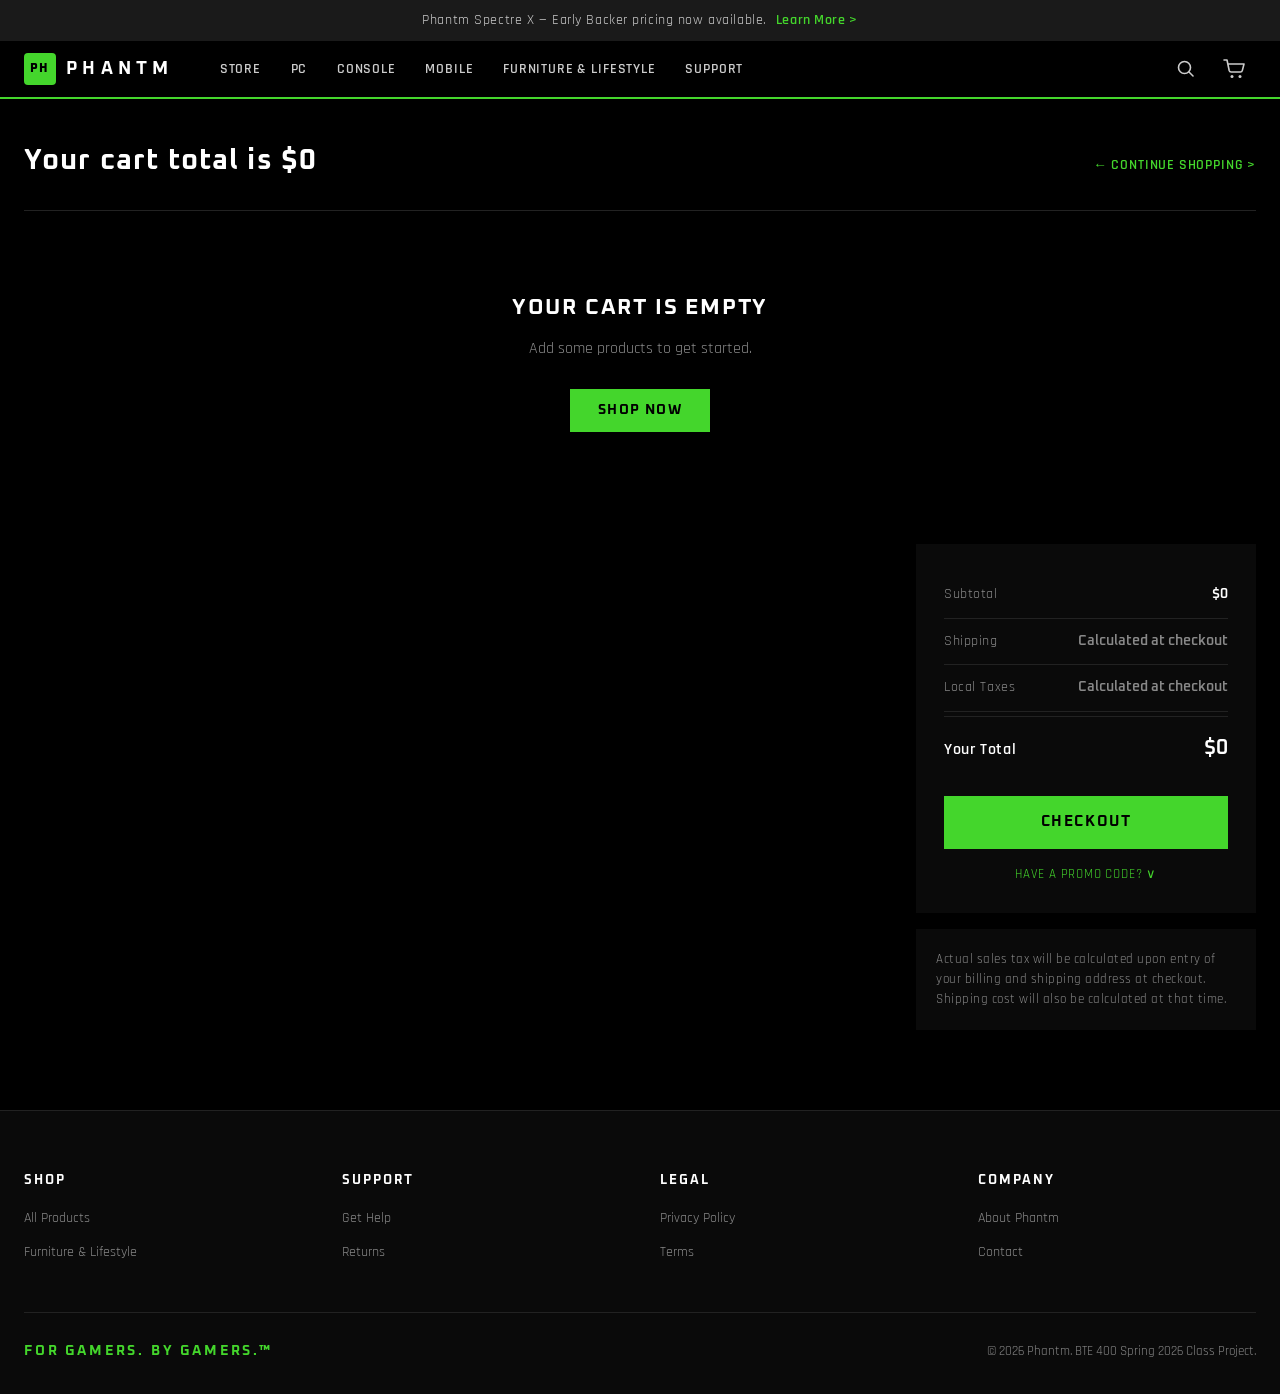
<file: cart.html>
<!DOCTYPE html>
<html lang="en">
<head>
  <meta charset="UTF-8"/>
  <meta name="viewport" content="width=device-width,initial-scale=1.0"/>
  <title>Cart | Phantm</title>
  <link rel="preconnect" href="https://fonts.googleapis.com"/>
  <link rel="preconnect" href="https://fonts.gstatic.com" crossorigin/>
  <link href="https://fonts.googleapis.com/css2?family=Oxanium:wght@400;500;600;700;800&family=Rajdhani:wght@400;500;600;700&display=swap" rel="stylesheet"/>
  <link rel="stylesheet" href="styles.css"/>
  <style>
    @keyframes badgeFlash { 0%{transform:scale(1)} 40%{transform:scale(1.5)} 100%{transform:scale(1)} }
    .badge-flash { animation: badgeFlash 350ms ease; }
  </style>
</head>
<body>

<!-- ── Header ── -->
<header class="site-header">
  <div class="announce-bar">
    <p>Phantm Spectre X — Early Backer pricing now available.&nbsp;&nbsp;<a href="product.html?id=spectre-x">Learn More &gt;</a></p>
  </div>
  <nav class="main-nav">
    <div class="nav-inner">
      <a class="nav-logo" href="index.html">
        <div class="logo-mark">PH</div>
        <span class="logo-name">Phantm</span>
      </a>
      <ul class="nav-links">
        <li><a href="store.html">Store</a></li>
        <li><a href="store.html?cat=PC">PC</a></li>
        <li><a href="store.html?cat=Console">Console</a></li>
        <li><a href="store.html?cat=Mobile">Mobile</a></li>
        <li><a href="store.html?cat=Lifestyle">Furniture &amp; Lifestyle</a></li>
        <li><a href="support.html">Support</a></li>
      </ul>
      <div class="nav-actions">
        <button class="nav-icon-btn" aria-label="Search">
          <svg width="18" height="18" viewBox="0 0 18 18" fill="none"><circle cx="7.5" cy="7.5" r="6" stroke="currentColor" stroke-width="1.6"/><path d="M12 12l4 4" stroke="currentColor" stroke-width="1.6" stroke-linecap="round"/></svg>
        </button>
        <a class="nav-icon-btn" href="cart.html" aria-label="Cart">
          <svg width="22" height="20" viewBox="0 0 22 20" fill="none"><path d="M1 1h3l2.2 10.5a2 2 0 002 1.5h9.2a2 2 0 001.96-1.6L21 5H5" stroke="currentColor" stroke-width="1.6" stroke-linecap="round" stroke-linejoin="round"/><circle cx="9" cy="17.5" r="1.5" fill="currentColor"/><circle cx="17" cy="17.5" r="1.5" fill="currentColor"/></svg>
          <span class="cart-badge" id="cartBadge" style="display:none">0</span>
        </a>
      </div>
      <button class="nav-toggle" aria-label="Menu" aria-expanded="false">
        <svg width="22" height="16" viewBox="0 0 22 16" fill="none"><path d="M1 1h20M1 8h20M1 15h20" stroke="currentColor" stroke-width="1.8" stroke-linecap="round"/></svg>
      </button>
    </div>
  </nav>
</header>

<!-- ── Cart Page ── -->
<main class="cart-page">
  <div class="cart-header">
    <h1 id="cartHeaderTotal">Your cart</h1>
    <a class="btn-text" href="store.html" style="font-size:.85rem;letter-spacing:.06em">← Continue Shopping</a>
  </div>

  <!-- Empty state -->
  <div class="cart-empty-state" id="cartEmpty" style="display:none">
    <h2>Your cart is empty</h2>
    <p>Add some products to get started.</p>
    <a class="btn-green" href="store.html">Shop Now</a>
  </div>

  <div class="cart-layout">
    <!-- Items -->
    <div class="cart-items-list" id="cartItems"></div>

    <!-- Sidebar summary -->
    <aside class="cart-sidebar">
      <div class="cart-summary-box">
        <div class="summary-row">
          <span class="row-label">Subtotal</span>
          <span class="row-value" id="cartSubtotal">$0</span>
        </div>
        <div class="summary-row">
          <span class="row-label">Shipping</span>
          <span class="row-value" style="color:var(--gray)">Calculated at checkout</span>
        </div>
        <div class="summary-row">
          <span class="row-label">Local Taxes</span>
          <span class="row-value" style="color:var(--gray)">Calculated at checkout</span>
        </div>
        <div class="summary-row summary-total" style="padding-top:16px;margin-top:4px;border-top:1px solid var(--border);border-bottom:none">
          <span class="row-label">Your Total</span>
          <span class="row-value" id="cartTotal">$0</span>
        </div>
        <a class="btn-green cart-checkout-btn" href="checkout.html">Checkout</a>
        <p class="cart-promo">Have a promo code? ∨</p>
      </div>

      <div style="margin-top:16px;padding:20px;background:var(--dark)">
        <p style="font-size:.8rem;color:var(--gray);line-height:1.6;letter-spacing:.04em">
          Actual sales tax will be calculated upon entry of your billing and shipping address at checkout. Shipping cost will also be calculated at that time.
        </p>
      </div>
    </aside>
  </div>
</main>

<!-- ── Footer ── -->
<footer class="site-footer">
  <div class="footer-inner">
    <div class="footer-grid">
      <div class="footer-col">
        <h4>Shop</h4>
        <ul>
          <li><a href="store.html">All Products</a></li>
          <li><a href="store.html?cat=Lifestyle">Furniture &amp; Lifestyle</a></li>
        </ul>
      </div>
      <div class="footer-col">
        <h4>Support</h4>
        <ul>
          <li><a href="support.html">Get Help</a></li>
          <li><a href="support.html">Returns</a></li>
        </ul>
      </div>
      <div class="footer-col">
        <h4>Legal</h4>
        <ul>
          <li><a href="#">Privacy Policy</a></li>
          <li><a href="#">Terms</a></li>
        </ul>
      </div>
      <div class="footer-col">
        <h4>Company</h4>
        <ul>
          <li><a href="#">About Phantm</a></li>
          <li><a href="#">Contact</a></li>
        </ul>
      </div>
    </div>
    <div class="footer-bottom">
      <span class="footer-tagline">For Gamers. By Gamers.™</span>
      <span class="footer-legal">© 2026 Phantm. BTE 400 Spring 2026 Class Project.</span>
    </div>
  </div>
</footer>

<script src="script.js"></script>
</body>
</html>
</file>
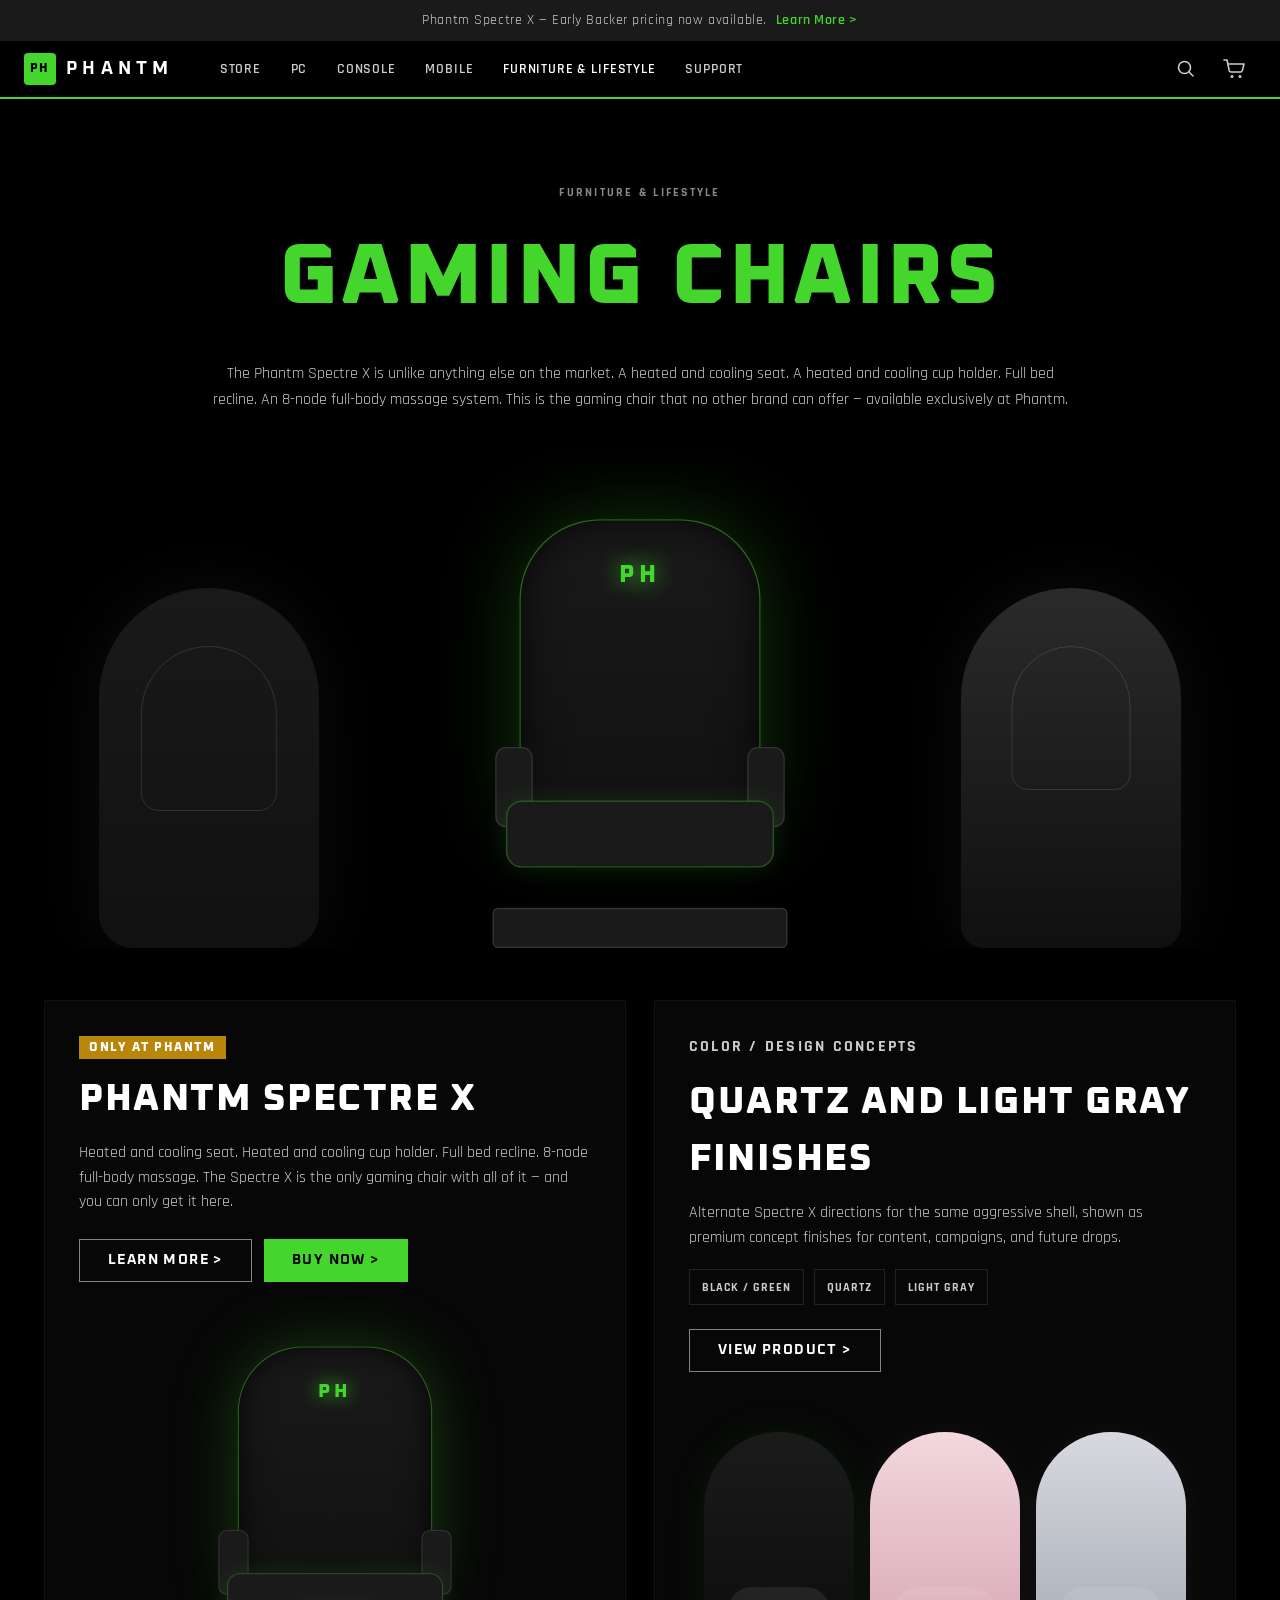
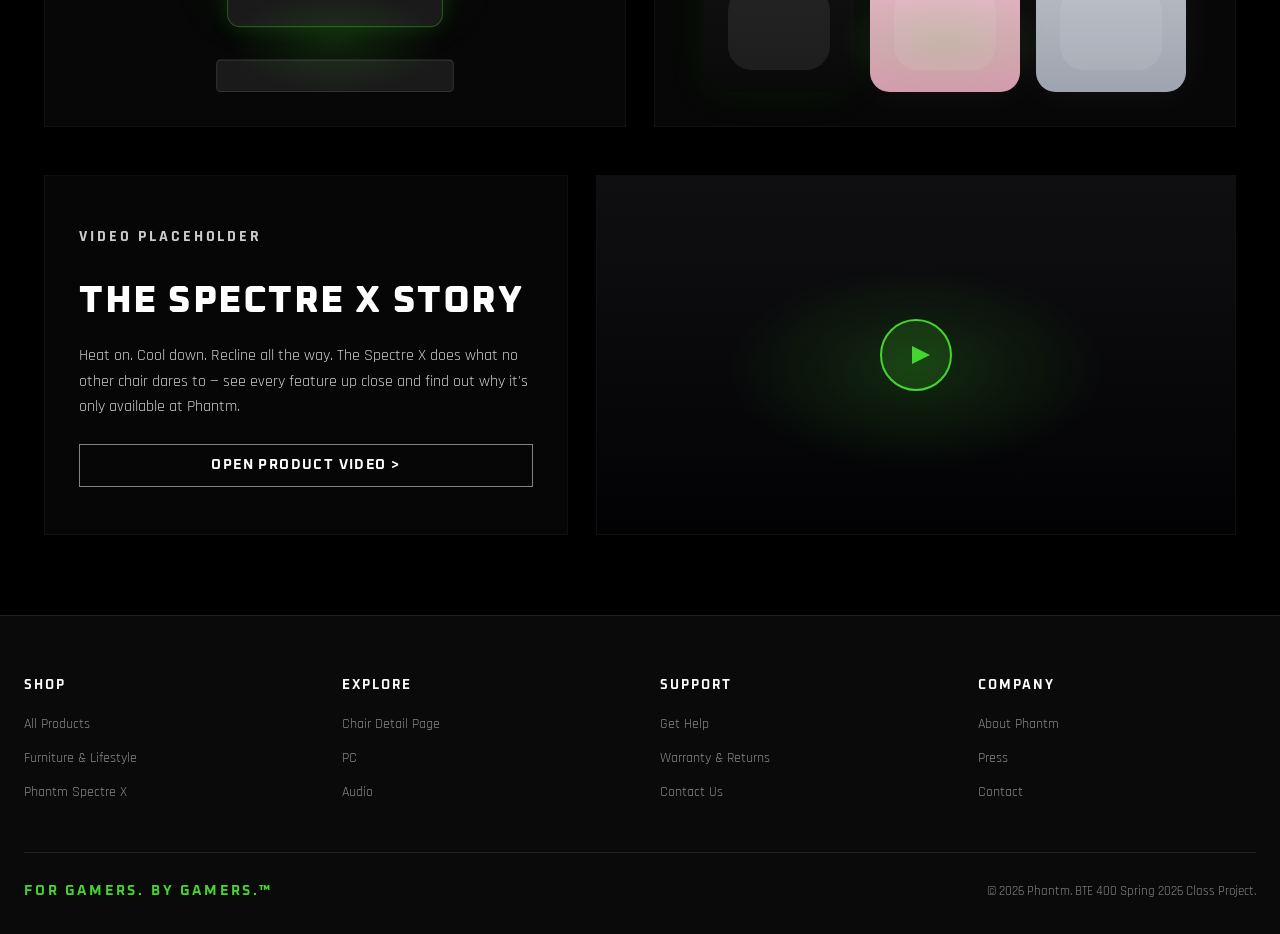
<file: chair.html>
<!DOCTYPE html>
<html lang="en">
<head>
  <meta charset="UTF-8"/>
  <meta name="viewport" content="width=device-width,initial-scale=1.0"/>
  <title>Gaming Chairs | Phantm</title>
  <meta name="description" content="Discover Phantm gaming chairs, spotlighting the Spectre X with racing-shell comfort, creator utility, and a cinematic Phantm lifestyle presentation."/>
  <link rel="preconnect" href="https://fonts.googleapis.com"/>
  <link rel="preconnect" href="https://fonts.gstatic.com" crossorigin/>
  <link href="https://fonts.googleapis.com/css2?family=Oxanium:wght@400;500;600;700;800&family=Rajdhani:wght@400;500;600;700&display=swap" rel="stylesheet"/>
  <link rel="stylesheet" href="styles.css"/>
</head>
<body>

<header class="site-header">
  <div class="announce-bar">
    <p>Phantm Spectre X — Early Backer pricing now available.&nbsp;&nbsp;<a href="product.html?id=spectre-x">Learn More &gt;</a></p>
  </div>
  <nav class="main-nav">
    <div class="nav-inner">
      <a class="nav-logo" href="index.html">
        <div class="logo-mark">PH</div>
        <span class="logo-name">Phantm</span>
      </a>
      <ul class="nav-links">
        <li><a href="store.html">Store</a></li>
        <li><a href="store.html?cat=PC">PC</a></li>
        <li><a href="store.html?cat=Console">Console</a></li>
        <li><a href="store.html?cat=Mobile">Mobile</a></li>
        <li><a href="store.html?cat=Lifestyle" class="active">Furniture &amp; Lifestyle</a></li>
        <li><a href="support.html">Support</a></li>
      </ul>
      <div class="nav-actions">
        <button class="nav-icon-btn" aria-label="Search">
          <svg width="18" height="18" viewBox="0 0 18 18" fill="none"><circle cx="7.5" cy="7.5" r="6" stroke="currentColor" stroke-width="1.6"/><path d="M12 12l4 4" stroke="currentColor" stroke-width="1.6" stroke-linecap="round"/></svg>
        </button>
        <a class="nav-icon-btn" href="cart.html" aria-label="Cart">
          <svg width="22" height="20" viewBox="0 0 22 20" fill="none"><path d="M1 1h3l2.2 10.5a2 2 0 002 1.5h9.2a2 2 0 001.96-1.6L21 5H5" stroke="currentColor" stroke-width="1.6" stroke-linecap="round" stroke-linejoin="round"/><circle cx="9" cy="17.5" r="1.5" fill="currentColor"/><circle cx="17" cy="17.5" r="1.5" fill="currentColor"/></svg>
          <span class="cart-badge" id="cartBadge" style="display:none">0</span>
        </a>
      </div>
      <button class="nav-toggle" aria-label="Menu" aria-expanded="false">
        <svg width="22" height="16" viewBox="0 0 22 16" fill="none"><path d="M1 1h20M1 8h20M1 15h20" stroke="currentColor" stroke-width="1.8" stroke-linecap="round"/></svg>
      </button>
    </div>
  </nav>
</header>

<main class="chair-landing">
  <section class="chair-landing-hero">
    <div class="chair-landing-copy">
      <p class="chair-landing-kicker">Furniture &amp; Lifestyle</p>
      <h1>Gaming Chairs</h1>
      <p>The Phantm Spectre X is unlike anything else on the market. A heated and cooling seat. A heated and cooling cup holder. Full bed recline. An 8-node full-body massage system. This is the gaming chair that no other brand can offer — available exclusively at Phantm.</p>
    </div>
    <div class="chair-lineup-stage">
      <div class="chair-lineup-chair chair-lineup-chair--left">
        <div class="chair-lineup-silhouette chair-lineup-silhouette--mesh"></div>
      </div>
      <div class="chair-lineup-chair chair-lineup-chair--center">
        <div class="render-chair render-chair--landing">
          <div class="chair-back"></div>
          <div class="chair-arm chair-arm--l"></div>
          <div class="chair-arm chair-arm--r"></div>
          <div class="chair-seat"></div>
          <div class="chair-base"></div>
        </div>
      </div>
      <div class="chair-lineup-chair chair-lineup-chair--right">
        <div class="chair-lineup-silhouette chair-lineup-silhouette--racer"></div>
      </div>
    </div>
  </section>

  <section class="chair-landing-cards">
    <article class="chair-landing-card">
      <div class="chair-card-copy">
        <span class="badge-only">Only At Phantm</span>
        <h2>Phantm Spectre X</h2>
        <p>Heated and cooling seat. Heated and cooling cup holder. Full bed recline. 8-node full-body massage. The Spectre X is the only gaming chair with all of it — and you can only get it here.</p>
        <div class="chair-card-actions">
          <a class="btn-outline" href="product.html?id=spectre-x">Learn More &gt;</a>
          <button class="btn-green" data-add="spectre-x">Buy Now &gt;</button>
        </div>
      </div>
      <div class="chair-card-visual chair-card-visual--hero">
        <div class="render-chair render-chair--card">
          <div class="chair-back"></div>
          <div class="chair-arm chair-arm--l"></div>
          <div class="chair-arm chair-arm--r"></div>
          <div class="chair-seat"></div>
          <div class="chair-base"></div>
        </div>
      </div>
    </article>

    <article class="chair-landing-card chair-landing-card--concept">
      <div class="chair-card-copy">
        <p class="chair-card-label">Color / Design Concepts</p>
        <h2>Quartz And Light Gray Finishes</h2>
        <p>Alternate Spectre X directions for the same aggressive shell, shown as premium concept finishes for content, campaigns, and future drops.</p>
        <div class="chair-chip-row">
          <span>Black / Green</span>
          <span>Quartz</span>
          <span>Light Gray</span>
        </div>
        <div class="chair-card-actions">
          <a class="btn-outline" href="product.html?id=spectre-x">View Product &gt;</a>
        </div>
      </div>
      <div class="chair-card-visual chair-card-visual--concept">
        <div class="chair-concept-grid">
          <div class="chair-concept-chair chair-concept-chair--black"></div>
          <div class="chair-concept-chair chair-concept-chair--quartz"></div>
          <div class="chair-concept-chair chair-concept-chair--gray"></div>
        </div>
      </div>
    </article>
  </section>

  <section class="chair-cinema-banner">
    <div class="chair-cinema-copy">
      <p class="chair-landing-kicker">Video Placeholder</p>
      <h2>The Spectre X Story</h2>
      <p>Heat on. Cool down. Recline all the way. The Spectre X does what no other chair dares to — see every feature up close and find out why it's only available at Phantm.</p>
      <a class="btn-outline" href="product.html?id=spectre-x#pdp-video">Open Product Video &gt;</a>
    </div>
    <div class="chair-cinema-screen">
      <button class="video-play-btn" aria-label="Play chair video">
        <svg width="28" height="28" viewBox="0 0 28 28" fill="none"><path d="M8 5l18 9-18 9V5z" fill="currentColor"/></svg>
      </button>
    </div>
  </section>
</main>

<footer class="site-footer">
  <div class="footer-inner">
    <div class="footer-grid">
      <div class="footer-col">
        <h4>Shop</h4>
        <ul>
          <li><a href="store.html">All Products</a></li>
          <li><a href="store.html?cat=Lifestyle">Furniture &amp; Lifestyle</a></li>
          <li><a href="product.html?id=spectre-x">Phantm Spectre X</a></li>
        </ul>
      </div>
      <div class="footer-col">
        <h4>Explore</h4>
        <ul>
          <li><a href="product.html?id=spectre-x">Chair Detail Page</a></li>
          <li><a href="store.html?cat=PC">PC</a></li>
          <li><a href="store.html?cat=Audio">Audio</a></li>
        </ul>
      </div>
      <div class="footer-col">
        <h4>Support</h4>
        <ul>
          <li><a href="support.html">Get Help</a></li>
          <li><a href="support.html">Warranty &amp; Returns</a></li>
          <li><a href="support.html">Contact Us</a></li>
        </ul>
      </div>
      <div class="footer-col">
        <h4>Company</h4>
        <ul>
          <li><a href="#">About Phantm</a></li>
          <li><a href="#">Press</a></li>
          <li><a href="#">Contact</a></li>
        </ul>
      </div>
    </div>
    <div class="footer-bottom">
      <span class="footer-tagline">For Gamers. By Gamers.™</span>
      <span class="footer-legal">© 2026 Phantm. BTE 400 Spring 2026 Class Project.</span>
    </div>
  </div>
</footer>

<script src="script.js"></script>
</body>
</html>
</file>
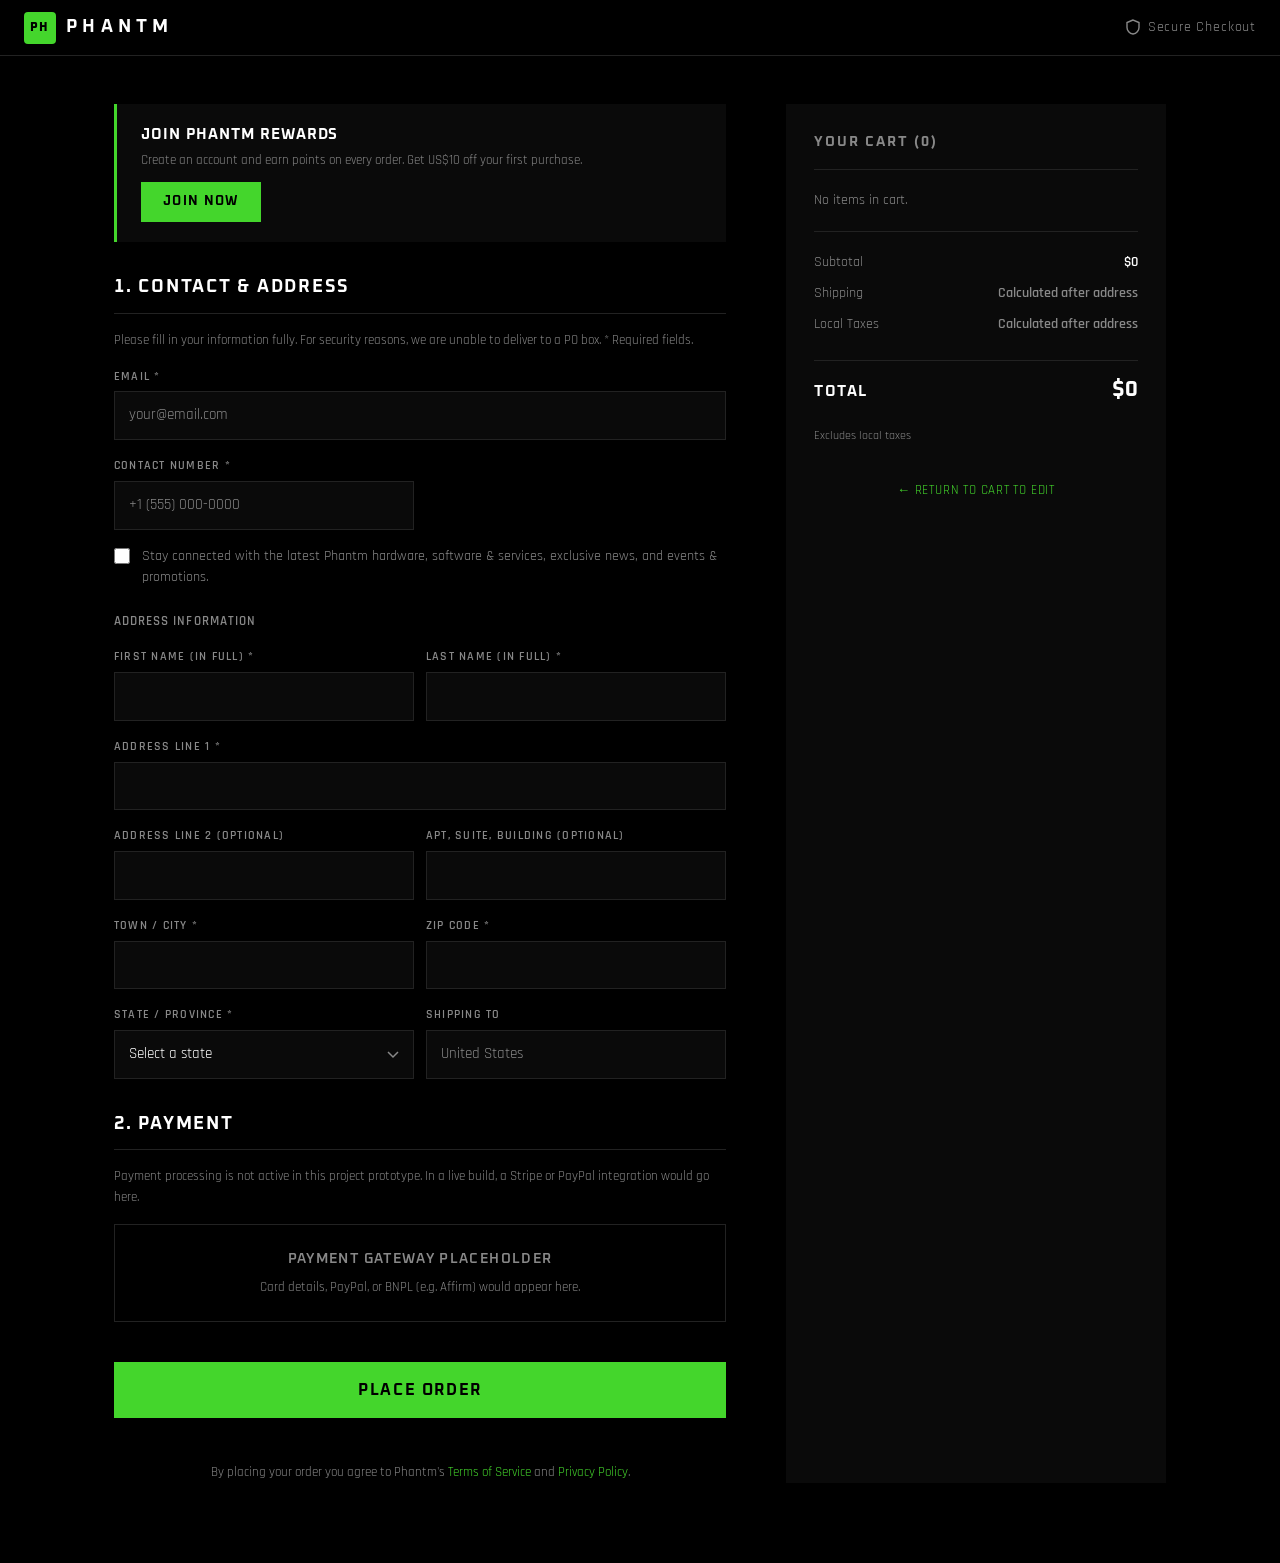
<file: checkout.html>
<!DOCTYPE html>
<html lang="en">
<head>
  <meta charset="UTF-8"/>
  <meta name="viewport" content="width=device-width,initial-scale=1.0"/>
  <title>Checkout | Phantm</title>
  <link rel="preconnect" href="https://fonts.googleapis.com"/>
  <link rel="preconnect" href="https://fonts.gstatic.com" crossorigin/>
  <link href="https://fonts.googleapis.com/css2?family=Oxanium:wght@400;500;600;700;800&family=Rajdhani:wght@400;500;600;700&display=swap" rel="stylesheet"/>
  <link rel="stylesheet" href="styles.css"/>
</head>
<body>

<!-- ── Minimal Checkout Header ── -->
<header class="checkout-header">
  <a class="checkout-logo nav-logo" href="index.html">
    <div class="logo-mark">PH</div>
    <span class="logo-name">Phantm</span>
  </a>
  <div class="checkout-secure">
    <svg width="14" height="16" viewBox="0 0 14 16" fill="none"><path d="M7 1L1 3.5v5C1 11.5 3.5 14.5 7 15c3.5-.5 6-3.5 6-6.5v-5L7 1z" stroke="currentColor" stroke-width="1.4"/></svg>
    Secure Checkout
  </div>
</header>

<!-- ── Checkout Layout ── -->
<main class="checkout-layout">

  <!-- Left: Form -->
  <div class="checkout-form">

    <!-- Loyalty prompt (like Razer Silver) -->
    <div style="background:var(--dark);padding:20px 24px;border-left:3px solid var(--green)">
      <div style="display:flex;align-items:center;justify-content:space-between;flex-wrap:wrap;gap:12px">
        <div>
          <p style="font-family:var(--display);font-size:.95rem;font-weight:700;text-transform:uppercase;letter-spacing:.06em;margin-bottom:4px">Join Phantm Rewards</p>
          <p style="font-size:.82rem;color:var(--gray);line-height:1.5">Create an account and earn points on every order. Get US$10 off your first purchase.</p>
        </div>
        <button class="btn-green" style="padding:10px 22px;font-size:.82rem;white-space:nowrap">Join Now</button>
      </div>
    </div>

    <!-- Contact & Address -->
    <div class="form-section">
      <h2>1. Contact &amp; Address</h2>
      <p class="form-note">Please fill in your information fully. For security reasons, we are unable to deliver to a PO box. * Required fields.</p>

      <div class="form-row full">
        <div class="form-field">
          <label for="email">Email *</label>
          <input type="email" id="email" name="email" placeholder="your@email.com" required/>
        </div>
      </div>

      <div class="form-row">
        <div class="form-field">
          <label for="phone">Contact Number *</label>
          <input type="tel" id="phone" name="phone" placeholder="+1 (555) 000-0000" required/>
        </div>
        <div></div>
      </div>

      <label class="consent-row">
        <input type="checkbox" name="marketing"/>
        Stay connected with the latest Phantm hardware, software & services, exclusive news, and events & promotions.
      </label>

      <p style="font-size:.82rem;color:var(--gray);font-weight:600;letter-spacing:.08em;text-transform:uppercase;margin-top:8px">Address Information</p>

      <div class="form-row">
        <div class="form-field">
          <label for="fname">First Name (In Full) *</label>
          <input type="text" id="fname" name="fname" required/>
        </div>
        <div class="form-field">
          <label for="lname">Last Name (In Full) *</label>
          <input type="text" id="lname" name="lname" required/>
        </div>
      </div>

      <div class="form-row full">
        <div class="form-field">
          <label for="addr1">Address Line 1 *</label>
          <input type="text" id="addr1" name="addr1" required/>
        </div>
      </div>

      <div class="form-row">
        <div class="form-field">
          <label for="addr2">Address Line 2 (Optional)</label>
          <input type="text" id="addr2" name="addr2"/>
        </div>
        <div class="form-field">
          <label for="apt">Apt, Suite, Building (Optional)</label>
          <input type="text" id="apt" name="apt"/>
        </div>
      </div>

      <div class="form-row">
        <div class="form-field">
          <label for="city">Town / City *</label>
          <input type="text" id="city" name="city" required/>
        </div>
        <div class="form-field">
          <label for="zip">Zip Code *</label>
          <input type="text" id="zip" name="zip" required/>
        </div>
      </div>

      <div class="form-row">
        <div class="form-field">
          <label for="state">State / Province *</label>
          <select id="state" name="state" required>
            <option value="">Select a state</option>
            <option>Alabama</option><option>Alaska</option><option>Arizona</option>
            <option>Arkansas</option><option>California</option><option>Colorado</option>
            <option>Connecticut</option><option>Delaware</option><option>Florida</option>
            <option>Georgia</option><option>Hawaii</option><option>Idaho</option>
            <option>Illinois</option><option>Indiana</option><option>Iowa</option>
            <option>Kansas</option><option>Kentucky</option><option>Louisiana</option>
            <option>Maine</option><option>Maryland</option><option>Massachusetts</option>
            <option>Michigan</option><option>Minnesota</option><option>Mississippi</option>
            <option>Missouri</option><option>Montana</option><option>Nebraska</option>
            <option>Nevada</option><option>New Hampshire</option><option>New Jersey</option>
            <option>New Mexico</option><option>New York</option><option>North Carolina</option>
            <option>North Dakota</option><option>Ohio</option><option>Oklahoma</option>
            <option>Oregon</option><option>Pennsylvania</option><option>Rhode Island</option>
            <option>South Carolina</option><option>South Dakota</option><option>Tennessee</option>
            <option>Texas</option><option>Utah</option><option>Vermont</option>
            <option>Virginia</option><option>Washington</option><option>West Virginia</option>
            <option>Wisconsin</option><option>Wyoming</option>
          </select>
        </div>
        <div class="form-field">
          <label>Shipping To</label>
          <input type="text" value="United States" readonly style="color:var(--gray);cursor:default"/>
        </div>
      </div>
    </div>

    <!-- Payment placeholder -->
    <div class="form-section">
      <h2>2. Payment</h2>
      <p class="form-note">Payment processing is not active in this project prototype. In a live build, a Stripe or PayPal integration would go here.</p>
      <div style="border:1px solid var(--border);padding:24px;text-align:center;color:var(--gray)">
        <p style="font-family:var(--display);font-size:.85rem;font-weight:600;letter-spacing:.1em;text-transform:uppercase">Payment Gateway Placeholder</p>
        <p style="font-size:.82rem;margin-top:8px">Card details, PayPal, or BNPL (e.g. Affirm) would appear here.</p>
      </div>
    </div>

    <button type="submit" class="btn-green checkout-submit" onclick="handleCheckout(event)">Place Order</button>
    <p class="form-note" style="text-align:center;margin-top:12px">
      By placing your order you agree to Phantm's <a href="#" style="color:var(--green)">Terms of Service</a> and <a href="#" style="color:var(--green)">Privacy Policy</a>.
    </p>

  </div>

  <!-- Right: Order Summary -->
  <aside class="order-summary">
    <h3>Your Cart (<span id="orderCount">0</span>)</h3>
    <div class="order-items" id="orderItems">
      <p style="color:var(--gray);font-size:.88rem">Loading cart…</p>
    </div>
    <div class="order-divider"></div>
    <div class="order-totals">
      <div class="order-total-row">
        <span class="tl">Subtotal</span>
        <span class="tr" id="orderSubtotal">$0</span>
      </div>
      <div class="order-total-row">
        <span class="tl">Shipping</span>
        <span class="tr" style="color:var(--gray)">Calculated after address</span>
      </div>
      <div class="order-total-row">
        <span class="tl">Local Taxes</span>
        <span class="tr" style="color:var(--gray)">Calculated after address</span>
      </div>
    </div>
    <div class="order-grand-total">
      <span class="gl">Total</span>
      <span class="gr" id="orderTotal">$0</span>
    </div>
    <p class="order-tax-note">Excludes local taxes</p>
    <a href="cart.html" style="display:block;text-align:center;margin-top:16px;font-size:.82rem;color:var(--green);letter-spacing:.06em;text-transform:uppercase">← Return to cart to edit</a>
  </aside>
</main>

<!-- ── Confirmation Modal (shown on submit) ── -->
<div id="confirmModal" style="display:none;position:fixed;inset:0;background:rgba(0,0,0,0.88);z-index:300;display:none;align-items:center;justify-content:center;padding:24px">
  <div style="background:var(--dark);border:1px solid var(--green);padding:48px;max-width:480px;width:100%;text-align:center">
    <div style="width:56px;height:56px;border-radius:50%;background:var(--green-dim);border:2px solid var(--green);display:flex;align-items:center;justify-content:center;margin:0 auto 20px">
      <svg width="24" height="20" viewBox="0 0 24 20" fill="none" style="color:var(--green)"><path d="M2 10l7 7L22 2" stroke="currentColor" stroke-width="2.5" stroke-linecap="round" stroke-linejoin="round"/></svg>
    </div>
    <h2 style="font-family:var(--display);font-size:1.6rem;font-weight:800;text-transform:uppercase;letter-spacing:.06em;margin-bottom:12px">Order Received</h2>
    <p style="color:var(--gray);font-size:.92rem;line-height:1.6;margin-bottom:28px">Thank you for your order. In a live store, you would receive a confirmation email with your order details and tracking information.</p>
    <a class="btn-green" href="store.html" style="display:inline-flex">Continue Shopping</a>
  </div>
</div>

<script src="script.js"></script>
<script>
  function handleCheckout(e) {
    e.preventDefault();
    const modal = document.getElementById("confirmModal");
    modal.style.display = "flex";
    // Clear cart after "order"
    localStorage.removeItem("phantm-cart-v2");
  }

  // Count items for summary header
  document.addEventListener("DOMContentLoaded", () => {
    const count = document.getElementById("orderCount");
    if (count) {
      const cart = cartLoad();
      count.textContent = cart.reduce((s,i) => s + i.qty, 0);
    }
  });
</script>
</body>
</html>
</file>
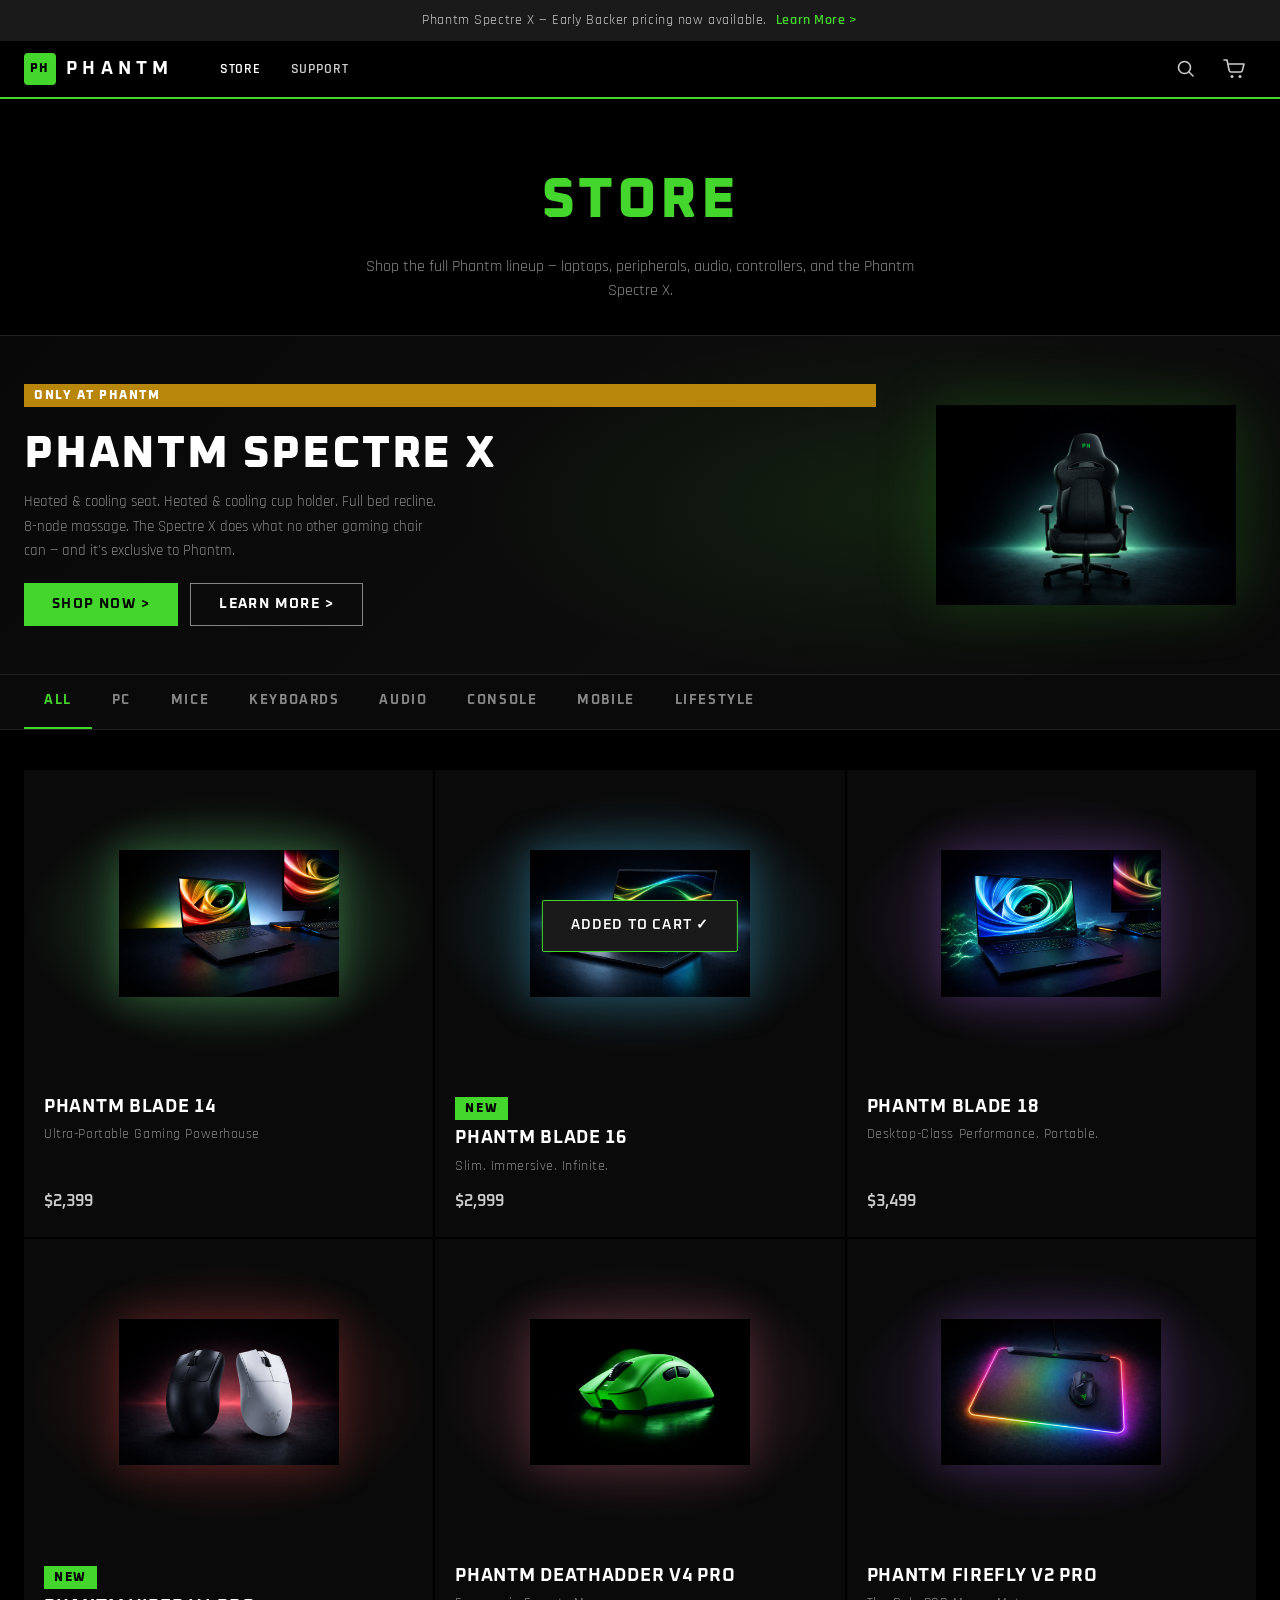
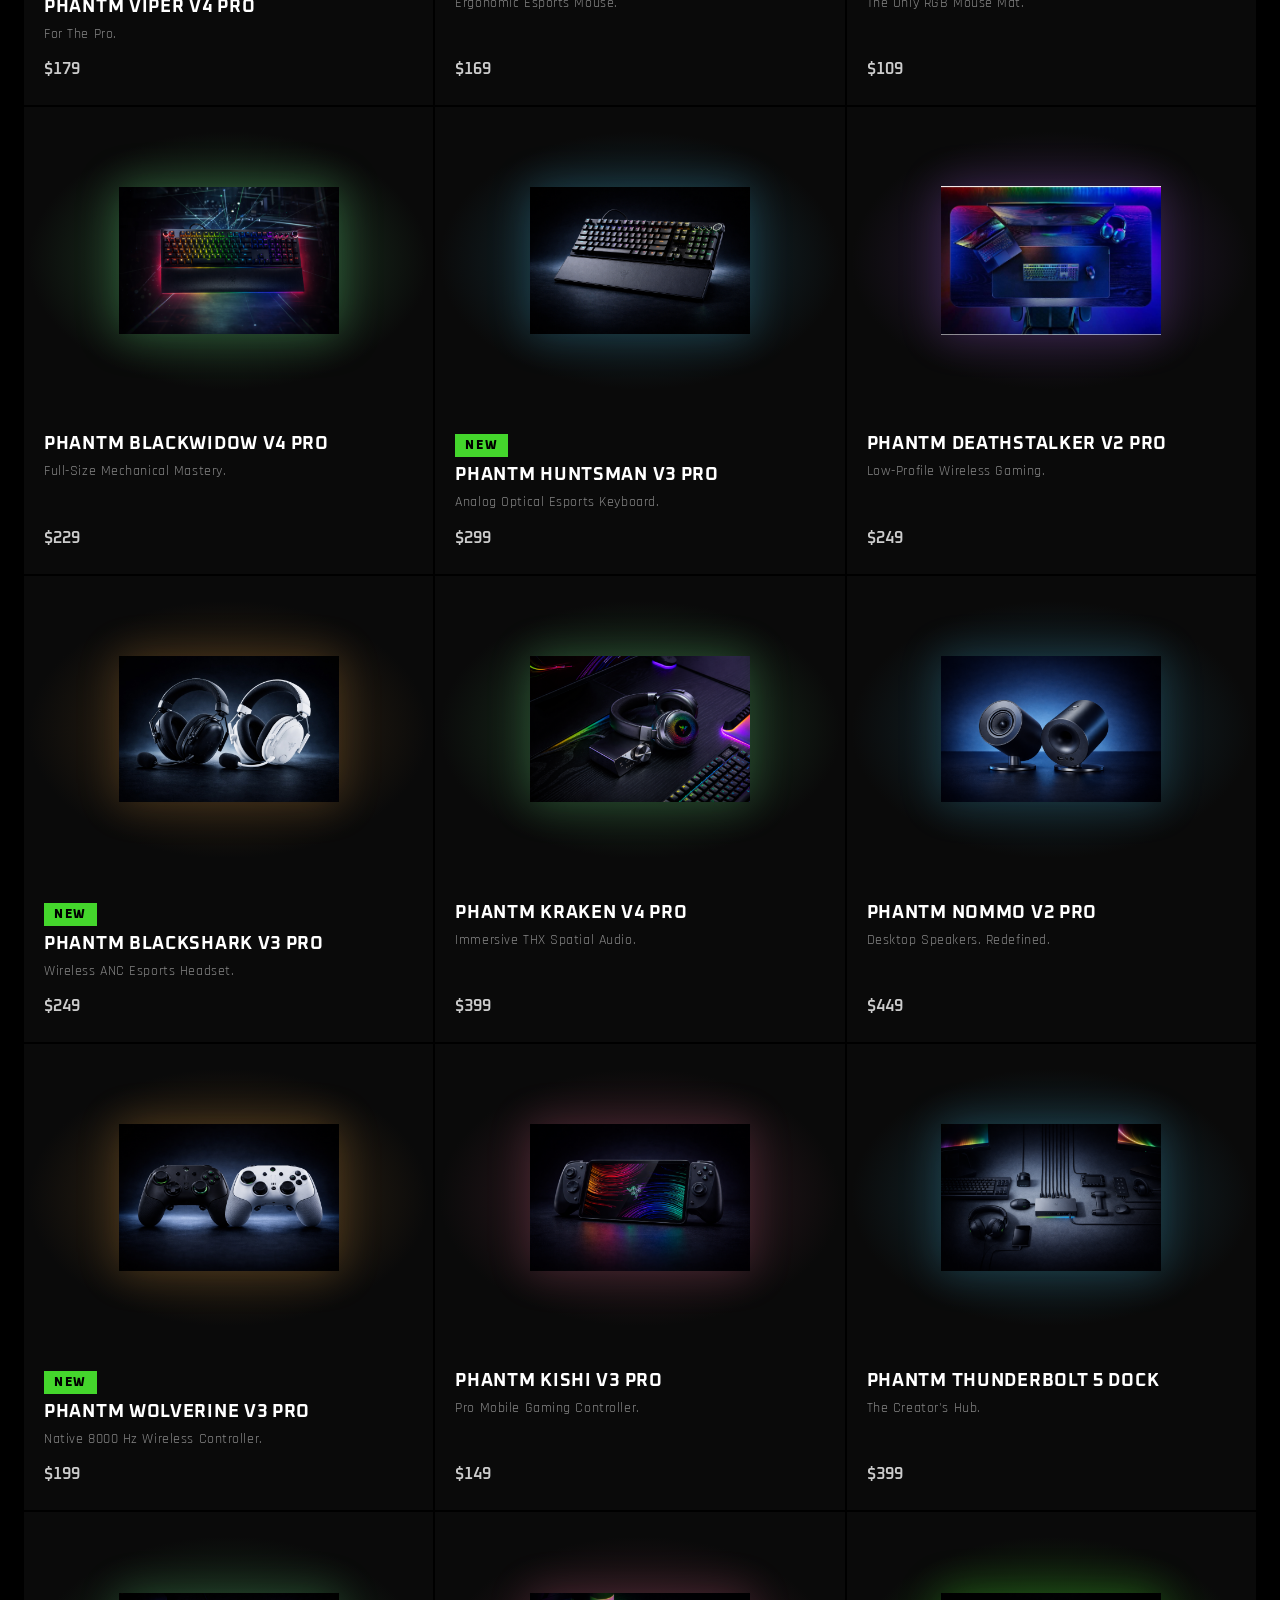
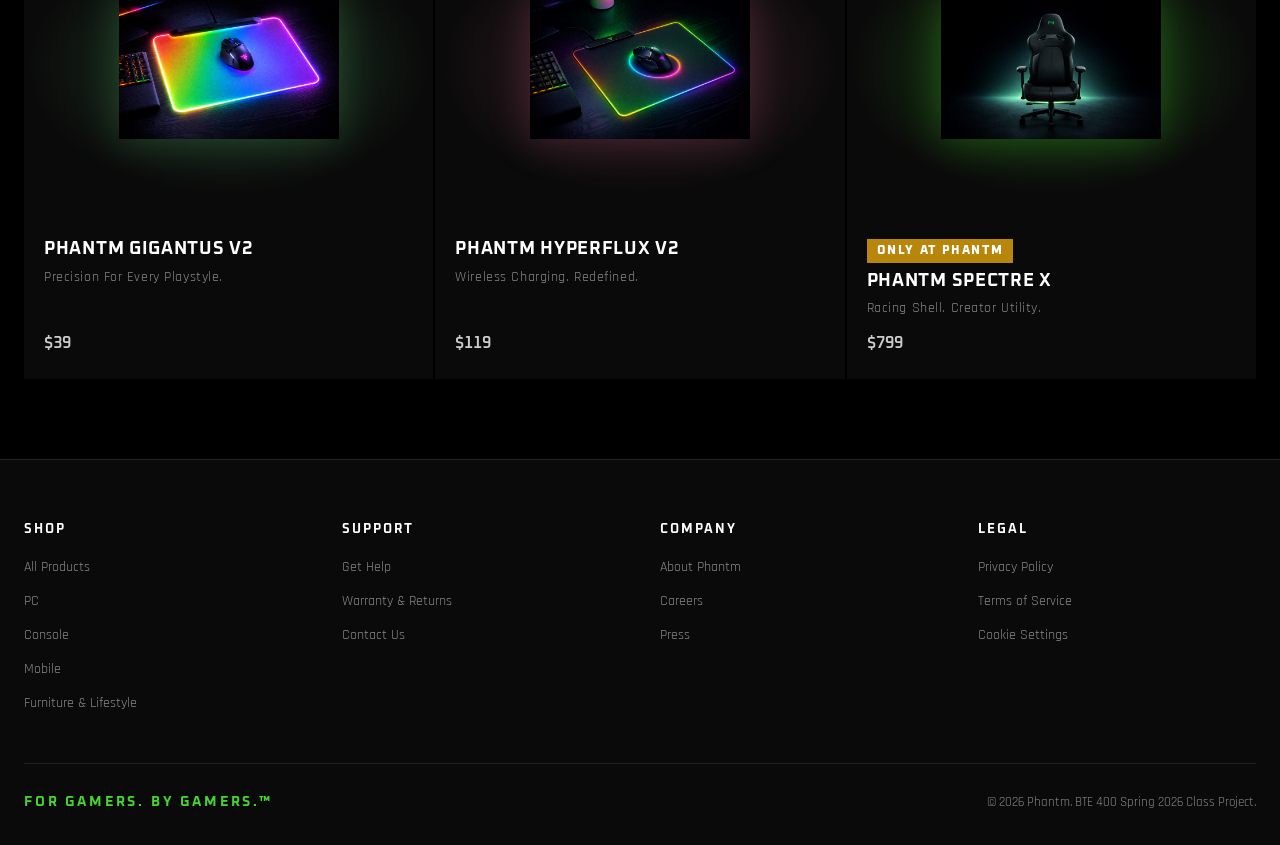
<file: product.html>
<!DOCTYPE html>
<html lang="en">
<head>
  <meta charset="UTF-8"/>
  <meta name="viewport" content="width=device-width,initial-scale=1.0"/>
  <title>Product | Phantm</title>
  <link rel="preconnect" href="https://fonts.googleapis.com"/>
  <link rel="preconnect" href="https://fonts.gstatic.com" crossorigin/>
  <link href="https://fonts.googleapis.com/css2?family=Oxanium:wght@400;500;600;700;800&family=Rajdhani:wght@400;500;600;700&display=swap" rel="stylesheet"/>
  <link rel="stylesheet" href="styles.css"/>
  <style>
    @keyframes badgeFlash { 0%{transform:scale(1)} 40%{transform:scale(1.5)} 100%{transform:scale(1)} }
    .badge-flash { animation: badgeFlash 350ms ease; }
    @media(max-width:768px) {
      .pdp-hero-inner { grid-template-columns:1fr; gap:40px; }
      .pdp-media-column { order:-1; }
      .pdp-visual-fallback { width:180px; height:180px; }
      .features-grid { grid-template-columns:1fr; }
      .compare-table { overflow-x:auto; display:block; }
      .compare-header,.compare-row { min-width:640px; }
      .subnav-buy { display:none; }
    }
  </style>
</head>
<body>

<!-- ── Header ── -->
<header class="site-header">
  <div class="announce-bar">
    <p>Phantm Spectre X — Early Backer pricing now available.&nbsp;&nbsp;<a href="product.html?id=spectre-x">Learn More &gt;</a></p>
  </div>
  <nav class="main-nav">
    <div class="nav-inner">
      <a class="nav-logo" href="index.html">
        <div class="logo-mark">PH</div>
        <span class="logo-name">Phantm</span>
      </a>
      <ul class="nav-links">
        <li><a href="store.html">Store</a></li>
        <li><a href="store.html?cat=PC">PC</a></li>
        <li><a href="store.html?cat=Console">Console</a></li>
        <li><a href="store.html?cat=Mobile">Mobile</a></li>
        <li><a href="store.html?cat=Lifestyle">Furniture &amp; Lifestyle</a></li>
        <li><a href="support.html">Support</a></li>
      </ul>
      <div class="nav-actions">
        <button class="nav-icon-btn" aria-label="Search">
          <svg width="18" height="18" viewBox="0 0 18 18" fill="none"><circle cx="7.5" cy="7.5" r="6" stroke="currentColor" stroke-width="1.6"/><path d="M12 12l4 4" stroke="currentColor" stroke-width="1.6" stroke-linecap="round"/></svg>
        </button>
        <a class="nav-icon-btn" href="cart.html" aria-label="Cart">
          <svg width="22" height="20" viewBox="0 0 22 20" fill="none"><path d="M1 1h3l2.2 10.5a2 2 0 002 1.5h9.2a2 2 0 001.96-1.6L21 5H5" stroke="currentColor" stroke-width="1.6" stroke-linecap="round" stroke-linejoin="round"/><circle cx="9" cy="17.5" r="1.5" fill="currentColor"/><circle cx="17" cy="17.5" r="1.5" fill="currentColor"/></svg>
          <span class="cart-badge" id="cartBadge" style="display:none">0</span>
        </a>
      </div>
      <button class="nav-toggle" aria-label="Menu" aria-expanded="false">
        <svg width="22" height="16" viewBox="0 0 22 16" fill="none"><path d="M1 1h20M1 8h20M1 15h20" stroke="currentColor" stroke-width="1.8" stroke-linecap="round"/></svg>
      </button>
    </div>
  </nav>
</header>

<!-- ── Product Sub-nav ── -->
<div class="product-subnav">
  <div class="subnav-links">
    <a href="#pdp-overview" class="active" data-section="pdp-overview">Overview</a>
    <a href="#pdp-features" data-section="pdp-features">Features</a>
    <a href="#pdp-specs" data-section="pdp-specs">Tech Specs</a>
    <a href="#pdp-compare" data-section="pdp-compare">Compare</a>
  </div>
  <div class="subnav-buy">
    <span class="subnav-price" id="subnavPrice"></span>
    <button class="btn-green" id="subnavBuy" style="padding:10px 24px;font-size:.82rem">Buy Now</button>
  </div>
</div>

<!-- ── Hero ── -->
<section class="pdp-hero" id="pdp-overview">
  <div class="pdp-hero-glow" id="heroGlow"></div>
  <div class="pdp-hero-inner">
    <div class="pdp-media-column">
      <div class="pdp-thumb-rail" id="pdpThumbRail"></div>
      <div class="pdp-media-stack">
        <div class="pdp-visual-shell">
          <div class="pdp-visual" id="pdpVisual"></div>
        </div>
        <div class="pdp-media-meta" id="pdpMediaMeta"></div>
      </div>
    </div>
    <div class="pdp-info">
      <div id="pdpBadge" style="margin-bottom:16px"></div>
      <h1 class="pdp-name" id="pdpName">Loading…</h1>
      <p class="pdp-sub" id="pdpSub"></p>
      <!-- Bonus With Purchase (laptops only) -->
      <div id="pdpBonus"></div>
      <!-- Color / variant selector injected here -->
      <div id="pdpVariants"></div>
      <div id="pdpOptionGroups"></div>
      <p class="pdp-price" id="pdpPrice"></p>
      <div class="pdp-actions">
        <button class="btn-green" id="pdpBuyBtn" style="padding:14px 32px">Add to Cart</button>
        <a class="btn-outline" href="store.html">← Back to Store</a>
      </div>
      <!-- Protection upsell injected here -->
      <div id="pdpProtection"></div>
    </div>
  </div>
</section>

<!-- ── Video Placeholder ── -->
<section class="video-section" id="pdp-video">
  <div class="video-bg"></div>
  <div class="video-inner">
    <button class="video-play-btn" aria-label="Play video">
      <svg width="28" height="28" viewBox="0 0 28 28" fill="none"><path d="M8 5l18 9-18 9V5z" fill="currentColor"/></svg>
    </button>
    <p class="video-label" id="videoLabel">Watch: Product Video</p>
  </div>
</section>

<!-- ── Awards / Press Badges ── -->
<div class="pdp-awards" id="pdpAwards">
  <div class="pdp-awards-inner" id="awardsInner"></div>
</div>

<!-- ── Features ── -->
<section class="features-section" id="pdp-features">
  <h2 id="featuresHeading">Key Features</h2>
  <p class="features-sub" id="featuresSub"></p>
  <div class="features-grid" id="featuresGrid"></div>
</section>

<!-- ── Tech Specs ── -->
<section class="spec-section" id="pdp-specs">
  <h2>Tech Specs</h2>
  <div class="spec-grid" id="pdpSpecGrid"></div>
</section>

<!-- ── Compare ── -->
<section class="compare-section" id="pdp-compare">
  <h2>Compare Models</h2>
  <div class="compare-table" id="compareTable"></div>
</section>

<!-- ── Top Picks With Your Purchase ── -->
<section class="pdp-top-picks" id="pdpTopPicks">
  <div class="pdp-top-picks-inner">
    <h2>Top Picks With Your Purchase</h2>
    <p class="tp-sub">Gear trusted by the same players who choose this product.</p>
    <div class="top-picks-grid" id="topPicksGrid"></div>
  </div>
</section>

<!-- ── Footer ── -->
<footer class="site-footer">
  <div class="footer-inner">
    <div class="footer-grid">
      <div class="footer-col">
        <h4>Shop</h4>
        <ul>
          <li><a href="store.html">All Products</a></li>
          <li><a href="store.html?cat=PC">PC</a></li>
          <li><a href="store.html?cat=Console">Console</a></li>
          <li><a href="store.html?cat=Mobile">Mobile</a></li>
          <li><a href="store.html?cat=Lifestyle">Furniture &amp; Lifestyle</a></li>
        </ul>
      </div>
      <div class="footer-col">
        <h4>Support</h4>
        <ul>
          <li><a href="support.html">Get Help</a></li>
          <li><a href="support.html">Warranty &amp; Returns</a></li>
          <li><a href="support.html">Contact Us</a></li>
        </ul>
      </div>
      <div class="footer-col">
        <h4>Company</h4>
        <ul>
          <li><a href="#">About Phantm</a></li>
          <li><a href="#">Careers</a></li>
          <li><a href="#">Press</a></li>
        </ul>
      </div>
      <div class="footer-col">
        <h4>Legal</h4>
        <ul>
          <li><a href="#">Privacy Policy</a></li>
          <li><a href="#">Terms of Service</a></li>
          <li><a href="#">Cookie Settings</a></li>
        </ul>
      </div>
    </div>
    <div class="footer-bottom">
      <span class="footer-tagline">For Gamers. By Gamers.™</span>
      <span class="footer-legal">© 2026 Phantm. BTE 400 Spring 2026 Class Project.</span>
    </div>
  </div>
</footer>

<!-- ── Sticky Buy Bar — 3-column commerce rail ── -->
<div class="pdp-buy-bar">
  <div class="pdp-buy-bar-left">
    <span class="pdp-buy-bar-name" id="buyBarName"></span>
    <span class="pdp-buy-bar-points">Earn up to <span id="buyBarPoints">—</span> Phantm Points</span>
  </div>
  <div class="pdp-buy-bar-delivery">
    <p>Order now, <span class="delivery-free">ships free</span> in 2–4 business days</p>
    <p style="color:var(--gray)">Available at select retailers</p>
  </div>
  <div class="pdp-buy-bar-right">
    <span class="pdp-buy-bar-price" id="buyBarPrice"></span>
    <button class="btn-green" id="buyBarBtn" style="padding:12px 32px;font-size:.88rem;letter-spacing:.1em">Add to Cart</button>
  </div>
</div>

<script src="script.js"></script>
<script>
/* ── Spec rows per product type ── */
const SPEC_ROWS = {
  Laptop:      p => [
    { label:"Category",      value:"Gaming Laptop" },
    { label:"Display",       value:"QHD 240Hz" },
    { label:"GPU",           value:"NVIDIA RTX 40-Series" },
    { label:"RAM",           value:"16 GB DDR5" },
    { label:"Storage",       value:"1 TB NVMe SSD" },
    { label:"Battery",       value:"80 Wh" },
  ],
  Mouse:       p => [
    { label:"Sensor",        value:"Focus Pro 35K" },
    { label:"Max DPI",       value:"35,000" },
    { label:"Polling Rate",  value:"8000 Hz" },
    { label:"Buttons",       value:"5 Programmable" },
    { label:"Connectivity",  value:"HyperSpeed Wireless" },
    { label:"Battery",       value:"Up to 280 hrs" },
  ],
  "Mouse Mat": p => [
    { label:"Surface",       value:"Micro-textured cloth" },
    { label:"Base",          value:"Non-slip rubber" },
    { label:"Lighting",      value:"19-zone Chroma RGB" },
    { label:"USB",           value:"USB-A passthrough" },
    { label:"Size",          value:"930×300 mm" },
    { label:"Thickness",     value:"3 mm" },
  ],
  Keyboard:    p => [
    { label:"Switch",        value:"Phantm Optical" },
    { label:"Actuation",     value:"1.5 mm" },
    { label:"Polling Rate",  value:"8000 Hz" },
    { label:"Connectivity",  value:"Tri-Mode (USB-C / 2.4G / BT)" },
    { label:"Backlight",     value:"Per-key Chroma RGB" },
    { label:"Anti-ghosting", value:"Full N-Key Rollover" },
  ],
  Headset:     p => [
    { label:"Drivers",       value:"50 mm Titanium" },
    { label:"Frequency",     value:"20 Hz – 20 kHz" },
    { label:"Microphone",    value:"Beamforming + ANC" },
    { label:"Connectivity",  value:"HyperSpeed Wireless" },
    { label:"Battery",       value:"Up to 70 hrs" },
    { label:"Surround",      value:"THX Spatial Audio" },
  ],
  Speakers:    p => [
    { label:"Total Power",   value:"120 W RMS" },
    { label:"Subwoofer",     value:"8-inch Down-firing" },
    { label:"Certification", value:"THX Certified" },
    { label:"Connectivity",  value:"USB / Optical / AUX" },
    { label:"Lighting",      value:"Chroma RGB" },
    { label:"Control",       value:"Wireless desktop remote" },
  ],
  Controller:  p => [
    { label:"Connectivity",  value:"HyperSpeed Wireless" },
    { label:"Polling Rate",  value:"8000 Hz" },
    { label:"Triggers",      value:"Hair-trigger locks" },
    { label:"Rear Buttons",  value:"4 Remappable paddles" },
    { label:"Battery",       value:"Up to 30 hrs" },
    { label:"Compatibility", value:"PC / Console / Mobile" },
  ],
  Dock:        p => [
    { label:"Interface",     value:"Thunderbolt 5" },
    { label:"Bandwidth",     value:"Up to 120 Gbps" },
    { label:"USB-A Ports",   value:"4× USB-A 3.2" },
    { label:"USB-C Ports",   value:"2× USB-C" },
    { label:"Display Out",   value:"2× DP2.1 + 1× HDMI 2.1" },
    { label:"Power Delivery",value:"96 W Pass-through" },
  ],
  Charging:    p => [
    { label:"Technology",    value:"HyperFlux Wireless" },
    { label:"Max Output",    value:"15 W" },
    { label:"Compatible",    value:"HyperFlux Mice + Qi Phones" },
    { label:"Surface",       value:"Extended XL mat" },
    { label:"Lighting",      value:"16-zone Chroma RGB" },
    { label:"Cable",         value:"USB-C 1.8 m" },
  ],
  Chair:       p => [
    { label:"Max Load",      value:"< 136 kg / 299 lbs" },
    { label:"Height Range",  value:"160 – 200 cm / 5'3\"– 6'7\"" },
    { label:"Back Support",  value:"Adaptive 4-Zone Lumbar" },
    { label:"Armrests",      value:"4D (Height, Pivot, Depth, Lateral)" },
    { label:"Seat Material", value:"Gen-2 EPU Leather w/ CoolTouch" },
    { label:"Recline",       value:"90° – 140° with tilt lock" },
  ],
};

/* ── Feature card SVG icons (one per feature card slot, green tone) ── */
const FC_ICONS = [
  `<svg class="fc-icon" viewBox="0 0 44 44" fill="none"><circle cx="22" cy="22" r="16" stroke="currentColor" stroke-width="1.8"/><path d="M15 22l5 5 9-10" stroke="currentColor" stroke-width="1.8" stroke-linecap="round" stroke-linejoin="round"/></svg>`,
  `<svg class="fc-icon" viewBox="0 0 44 44" fill="none"><path d="M22 4C13 4 8 10 8 18v6c0 10 5.5 16 14 16s14-6 14-16v-6C36 10 31 4 22 4z" stroke="currentColor" stroke-width="1.8"/><path d="M14 22h16" stroke="currentColor" stroke-width="1.5" opacity=".5" stroke-linecap="round"/></svg>`,
  `<svg class="fc-icon" viewBox="0 0 44 44" fill="none"><rect x="6" y="20" width="32" height="18" rx="3" stroke="currentColor" stroke-width="1.8"/><path d="M14 20v-6a8 8 0 0116 0v6" stroke="currentColor" stroke-width="1.8" stroke-linecap="round"/></svg>`,
  `<svg class="fc-icon" viewBox="0 0 44 44" fill="none"><rect x="10" y="6" width="24" height="32" rx="4" stroke="currentColor" stroke-width="1.8"/><line x1="16" y1="16" x2="28" y2="16" stroke="currentColor" stroke-width="1.5" opacity=".5" stroke-linecap="round"/><line x1="16" y1="22" x2="28" y2="22" stroke="currentColor" stroke-width="1.5" opacity=".5" stroke-linecap="round"/></svg>`,
  `<svg class="fc-icon" viewBox="0 0 44 44" fill="none"><circle cx="22" cy="22" r="16" stroke="currentColor" stroke-width="1.8"/><path d="M22 14v8l5 3" stroke="currentColor" stroke-width="1.8" stroke-linecap="round"/></svg>`,
  `<svg class="fc-icon" viewBox="0 0 44 44" fill="none"><rect x="8" y="12" width="28" height="20" rx="3" stroke="currentColor" stroke-width="1.8"/><path d="M14 32v4M30 32v4M10 36h24" stroke="currentColor" stroke-width="1.8" stroke-linecap="round"/></svg>`,
];

document.addEventListener("DOMContentLoaded", () => {
  const params = new URLSearchParams(location.search);
  const id = params.get("id");
  if (!id) { location.replace("store.html"); return; }
  const p = PRODUCTS.find(x => x.id === id);
  if (!p) { location.replace("store.html"); return; }

  /* ── Page title ── */
  document.title = `${p.name} | Phantm`;

  /* ── Glow color ── */
  document.getElementById("heroGlow").style.cssText = `--glow-color:${p.glow}`;
  document.querySelector(".pdp-hero").style.setProperty("--glow-color", p.glow);

  /* ── Media gallery: main frame + thumb rail ── */
  const visual = document.getElementById("pdpVisual");
  const thumbRail = document.getElementById("pdpThumbRail");
  const mediaFrames = (PDP_MEDIA_FRAMES[p.tag] || PDP_MEDIA_FRAMES.Laptop).map((label, index) => ({
    label,
    src: index === 0 ? `src/images/${p.id}.jpg` : `src/images/${p.id}-${index + 1}.jpg`,
  }));

  /* hide unused thumb rail */
  thumbRail.style.display = "none";

  /* inject product image directly — no async preloader */
  visual.innerHTML = `<img
    src="src/images/${p.id}.jpg"
    alt="${p.name}"
    style="width:100%;max-width:520px;display:block;border-radius:4px;filter:drop-shadow(0 0 40px ${p.glow})"
  />`;

  /* ── Badge ── */
  if (p.badge) {
    const cls = p.badge === "ONLY AT PHANTM" ? "badge-only" : "badge-new";
    document.getElementById("pdpBadge").innerHTML = `<span class="${cls}">${p.badge}</span>`;
  }

  /* ── Text fields ── */
  document.getElementById("pdpName").textContent  = p.name;
  document.getElementById("pdpSub").innerHTML     = `${p.sub} &nbsp;<a href="store.html?cat=${p.cat}" style="color:var(--green);font-size:.88em;font-weight:600">Learn More &gt;</a>`;
  document.getElementById("pdpPrice").textContent = fmt(p.price);
  document.getElementById("subnavPrice").textContent    = fmt(p.price);
  document.getElementById("buyBarName").textContent     = p.name;
  document.getElementById("buyBarPrice").textContent    = fmt(p.price);
  const pts = Math.round(p.price * 45);
  const buyBarPts = document.getElementById("buyBarPoints");
  if (buyBarPts) buyBarPts.textContent = pts.toLocaleString();

  /* ── Video label ── */
  const videoFn = PDP_VIDEO[p.tag];
  document.getElementById("videoLabel").textContent = videoFn ? videoFn(p) : `Watch: ${p.name} (Coming Soon)`;

  /* ── Features ── */
  const fd = PDP_FEATURES[p.tag] || PDP_FEATURES.Laptop;
  document.getElementById("featuresHeading").textContent = fd.heading;
  document.getElementById("featuresSub").textContent = fd.sub;
  document.getElementById("featuresGrid").innerHTML = fd.cards.map((c, i) => `
    <div class="feature-card">
      ${FC_ICONS[i % FC_ICONS.length]}
      <h3>${c.title}</h3>
      <p>${c.body}</p>
    </div>
  `).join("");

  document.getElementById("pdpMediaMeta").innerHTML = `
    <a class="pdp-gallery-link" href="#pdp-video">View Gallery</a>
    <ul class="pdp-media-highlights">
      ${fd.cards.slice(0, 3).map(card => `<li>${card.title}</li>`).join("")}
    </ul>
  `;

  /* ── Tech Specs ── */
  const specFn = SPEC_ROWS[p.tag] || SPEC_ROWS.Laptop;
  document.getElementById("pdpSpecGrid").innerHTML = specFn(p).map(s => `
    <div class="spec-cell">
      <div class="spec-icon">
        <svg width="20" height="20" viewBox="0 0 20 20" fill="none"><circle cx="10" cy="10" r="8" stroke="currentColor" stroke-width="1.5"/><path d="M10 6v4l3 2" stroke="currentColor" stroke-width="1.5" stroke-linecap="round"/></svg>
      </div>
      <p class="spec-label">${s.label}</p>
      <p class="spec-value">${s.value}</p>
    </div>
  `).join("");

  /* ── Compare table ── */
  const ct = COMPARE_TABLES[p.tag];
  if (ct) {
    const colNames = [p.name, ...ct.cols.slice(1)];
    document.getElementById("compareTable").innerHTML = `
      <div class="compare-header">
        <div class="compare-header-cell"></div>
        ${colNames.map((c, i) => `<div class="compare-header-cell${i===0?" highlight":""}">${c}</div>`).join("")}
      </div>
      ${ct.rows.map(row => `
        <div class="compare-row">
          <div class="compare-cell">${row.label}</div>
          ${row.vals.map((v, i) => {
            const hl = i === 0 ? " hl" : "";
            if (v === null) return `<div class="compare-cell${hl}"><span class="cv">${fmt(p.price)}</span></div>`;
            if (v === true)  return `<div class="compare-cell${hl}"><span class="check-green">✓</span></div>`;
            if (v === false) return `<div class="compare-cell${hl}"><span class="check-gray">–</span></div>`;
            return `<div class="compare-cell${hl}"><span class="cv">${v}</span></div>`;
          }).join("")}
        </div>
      `).join("")}
    `;
  } else {
    document.getElementById("pdp-compare").style.display = "none";
  }

  /* ── Bonus With Purchase (laptops) ── */
  const BONUS_ITEMS = {
    Laptop: [
      { icon:"🎮", name:"Phantm Game Pass — 1 Month", desc:"Play 100+ titles on your new Phantm Blade. Redeemable within 30 days.", value:"Worth $14.99" },
      { icon:"🛡️", name:"Phantm Assurance — 30-Day Trial", desc:"30-day free trial of Phantm Care coverage. Cancel any time.", value:"Free Trial" },
    ],
  };
  const bonusItems = BONUS_ITEMS[p.tag];
  if (bonusItems) {
    document.getElementById("pdpBonus").innerHTML = `
      <div class="pdp-bonus">
        <span class="pdp-bonus-label">Bonus With Purchase</span>
        <div class="pdp-bonus-items">
          ${bonusItems.map(b => `
            <div class="pdp-bonus-item">
              <div class="pdp-bonus-icon">${b.icon}</div>
              <div class="pdp-bonus-info">
                <h4>${b.name}</h4>
                <p>${b.desc}</p>
              </div>
              <span class="pdp-bonus-value">${b.value}</span>
            </div>
          `).join("")}
        </div>
      </div>
    `;
  }

  /* ── Color / Variant Selector — large box tiles ── */
  const variants = COLOR_OPTIONS[p.tag];
  if (variants && variants.length > 1) {
    document.getElementById("pdpVariants").innerHTML = `
      <div class="pdp-variants">
        <p class="pdp-variants-label">Color / Design &nbsp;<span id="selectedVariant">${variants[0].name}</span></p>
        <div class="pdp-variant-swatches">
          ${variants.map((v, i) => `
            <button class="variant-swatch${i === 0 ? " active" : ""}" data-variant="${v.name}">
              <span class="variant-color-box" style="background:${v.hex}"></span>
              <span class="variant-swatch-name">${v.name}</span>
            </button>
          `).join("")}
        </div>
      </div>
    `;
    document.getElementById("pdpVariants").addEventListener("click", e => {
      const sw = e.target.closest(".variant-swatch");
      if (!sw) return;
      document.querySelectorAll("#pdpVariants .variant-swatch").forEach(b => b.classList.remove("active"));
      sw.classList.add("active");
      document.getElementById("selectedVariant").textContent = sw.dataset.variant;
    });
  }

  /* ── Screenshot-style secondary option groups ── */
  const optionGroups = PDP_OPTION_GROUPS[p.tag] || [];
  if (optionGroups.length) {
    document.getElementById("pdpOptionGroups").innerHTML = optionGroups.map(group => `
      <div class="pdp-config-group">
        <p class="pdp-config-label">${group.label}</p>
        <div class="pdp-config-options">
          ${group.options.map((opt, index) => `
            <button class="pdp-config-option${index === 0 ? " active" : ""}" data-config-group="${group.label}" data-config-option="${opt}">
              ${opt}
            </button>
          `).join("")}
        </div>
      </div>
    `).join("");
    document.getElementById("pdpOptionGroups").addEventListener("click", e => {
      const button = e.target.closest(".pdp-config-option");
      if (!button) return;
      const group = button.dataset.configGroup;
      document.querySelectorAll(`.pdp-config-option[data-config-group="${group}"]`).forEach(opt => opt.classList.remove("active"));
      button.classList.add("active");
    });
  }

  /* ── Protection Upsell ── */
  const protPrice = Math.round(p.price * 0.12 / 5) * 5; // ~12% of price rounded to $5
  document.getElementById("pdpProtection").innerHTML = `
    <div class="pdp-protection">
      <p class="pdp-protection-title">Add Phantm Care Protection</p>
      <div class="protection-options">
        <label class="protection-opt selected">
          <input type="radio" name="protection" value="2yr" checked>
          <div class="protection-opt-info">
            <h4>2-Year Coverage</h4>
            <p>Covers defects, drops, and accidental damage. Free same-day replacement.</p>
            <p class="protection-opt-price">+${fmt(protPrice)}</p>
          </div>
        </label>
        <label class="protection-opt">
          <input type="radio" name="protection" value="none">
          <div class="protection-opt-info">
            <h4>No Thanks</h4>
            <p>Standard 1-year manufacturer warranty only.</p>
            <p class="protection-opt-price">Free</p>
          </div>
        </label>
      </div>
    </div>
  `;
  document.getElementById("pdpProtection").addEventListener("change", e => {
    document.querySelectorAll(".protection-opt").forEach(opt => {
      opt.classList.toggle("selected", opt.querySelector("input").checked);
    });
  });

  /* ── Awards / Press Badges ── */
  const awards = AWARDS[p.tag];
  if (awards && awards.length) {
    document.getElementById("awardsInner").innerHTML = awards.map(a => `
      <div class="award-badge">
        <span class="award-icon">${a.icon}</span>
        <span class="award-source">${a.source}</span>
        <span class="award-label">${a.label}</span>
      </div>
    `).join("");
  } else {
    document.getElementById("pdpAwards").style.display = "none";
  }

  /* ── Top Picks ── */
  const pickIds = TOP_PICKS_IDS[p.tag] || [];
  const picks = pickIds.map(id => PRODUCTS.find(x => x.id === id)).filter(Boolean).slice(0, 4);
  if (picks.length) {
    document.getElementById("topPicksGrid").innerHTML = picks.map(pick => `
      <div class="top-pick-card" style="--card-glow:${pick.glow}">
        <a href="product.html?id=${pick.id}" class="top-pick-visual">
          ${getIcon(pick.tag)}
        </a>
        <div class="top-pick-info">
          <h4>${pick.name}</h4>
          <p class="tp-price">${fmt(pick.price)}</p>
          <a class="tp-learn" href="product.html?id=${pick.id}">Learn More &gt;</a>
        </div>
      </div>
    `).join("");
    /* Swap SVG for real images on top picks */
    document.querySelectorAll(".top-pick-visual").forEach(el => {
      const pick = picks.find(x => el.href.includes(x.id));
      if (!pick) return;
      const img = new Image();
      img.onload = () => {
        el.innerHTML = `<img src="src/images/${pick.id}.jpg" alt="${pick.name}" style="width:65%;object-fit:contain;filter:drop-shadow(0 0 12px ${pick.glow})"/>`;
      };
      img.src = `src/images/${pick.id}.jpg`;
    });
  } else {
    document.getElementById("pdpTopPicks").style.display = "none";
  }

  /* ── Add-to-cart ── */
  const addToCart = () => {
    cartAdd(p.id);
    ["pdpBuyBtn","subnavBuy","buyBarBtn"].forEach(btnId => {
      const el = document.getElementById(btnId);
      if (!el) return;
      const orig = el.innerHTML;
      el.innerHTML = "Added ✓";
      el.disabled = true;
      setTimeout(() => { el.innerHTML = orig; el.disabled = false; }, 1800);
    });
  };
  document.getElementById("pdpBuyBtn").addEventListener("click", addToCart);
  document.getElementById("subnavBuy").addEventListener("click", addToCart);
  document.getElementById("buyBarBtn").addEventListener("click", addToCart);

  /* ── Subnav active link on scroll ── */
  const sections = ["pdp-overview","pdp-features","pdp-specs","pdp-compare","pdpTopPicks"].map(id => document.getElementById(id)).filter(Boolean);
  const navLinks = document.querySelectorAll(".subnav-links a");
  const observer = new IntersectionObserver(entries => {
    entries.forEach(e => {
      if (e.isIntersecting) {
        navLinks.forEach(a => a.classList.toggle("active", a.dataset.section === e.target.id));
      }
    });
  }, { rootMargin:"-40% 0px -55% 0px" });
  sections.forEach(s => observer.observe(s));
});
</script>
</body>
</html>
</file>
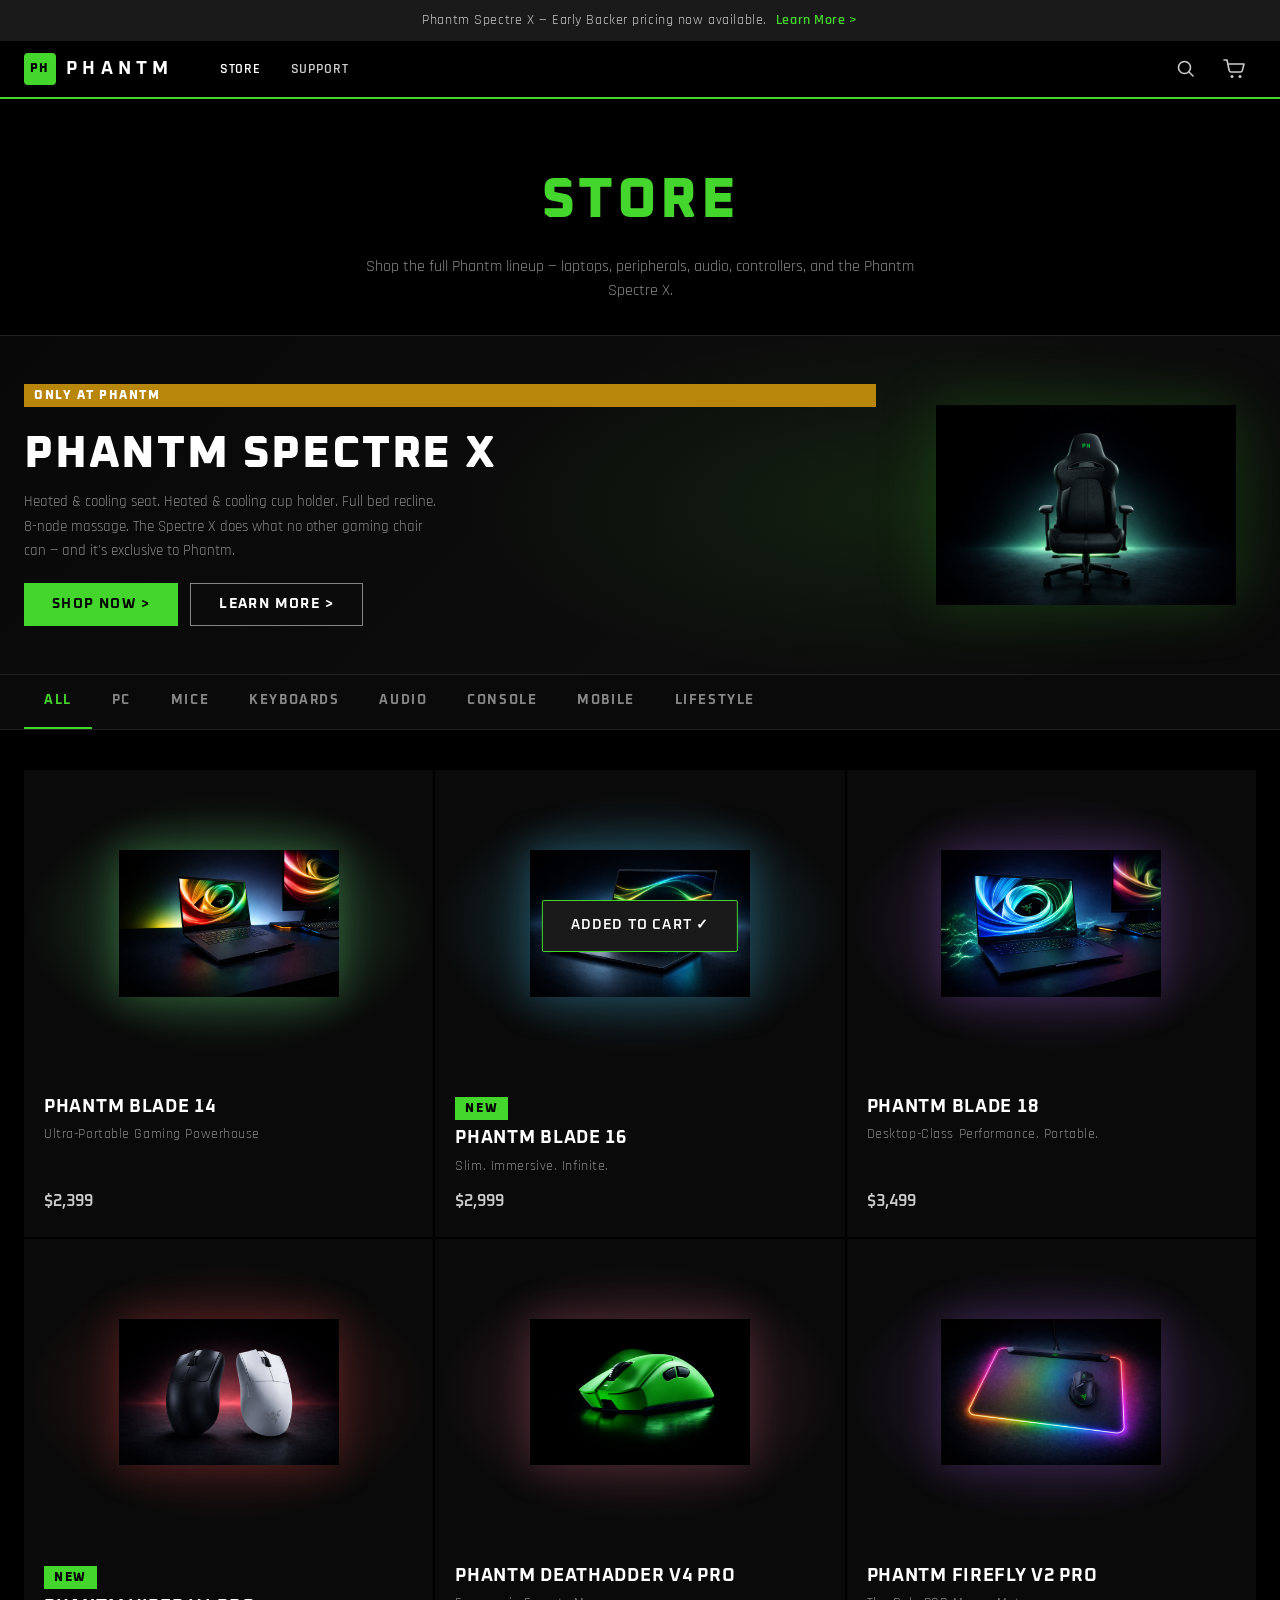
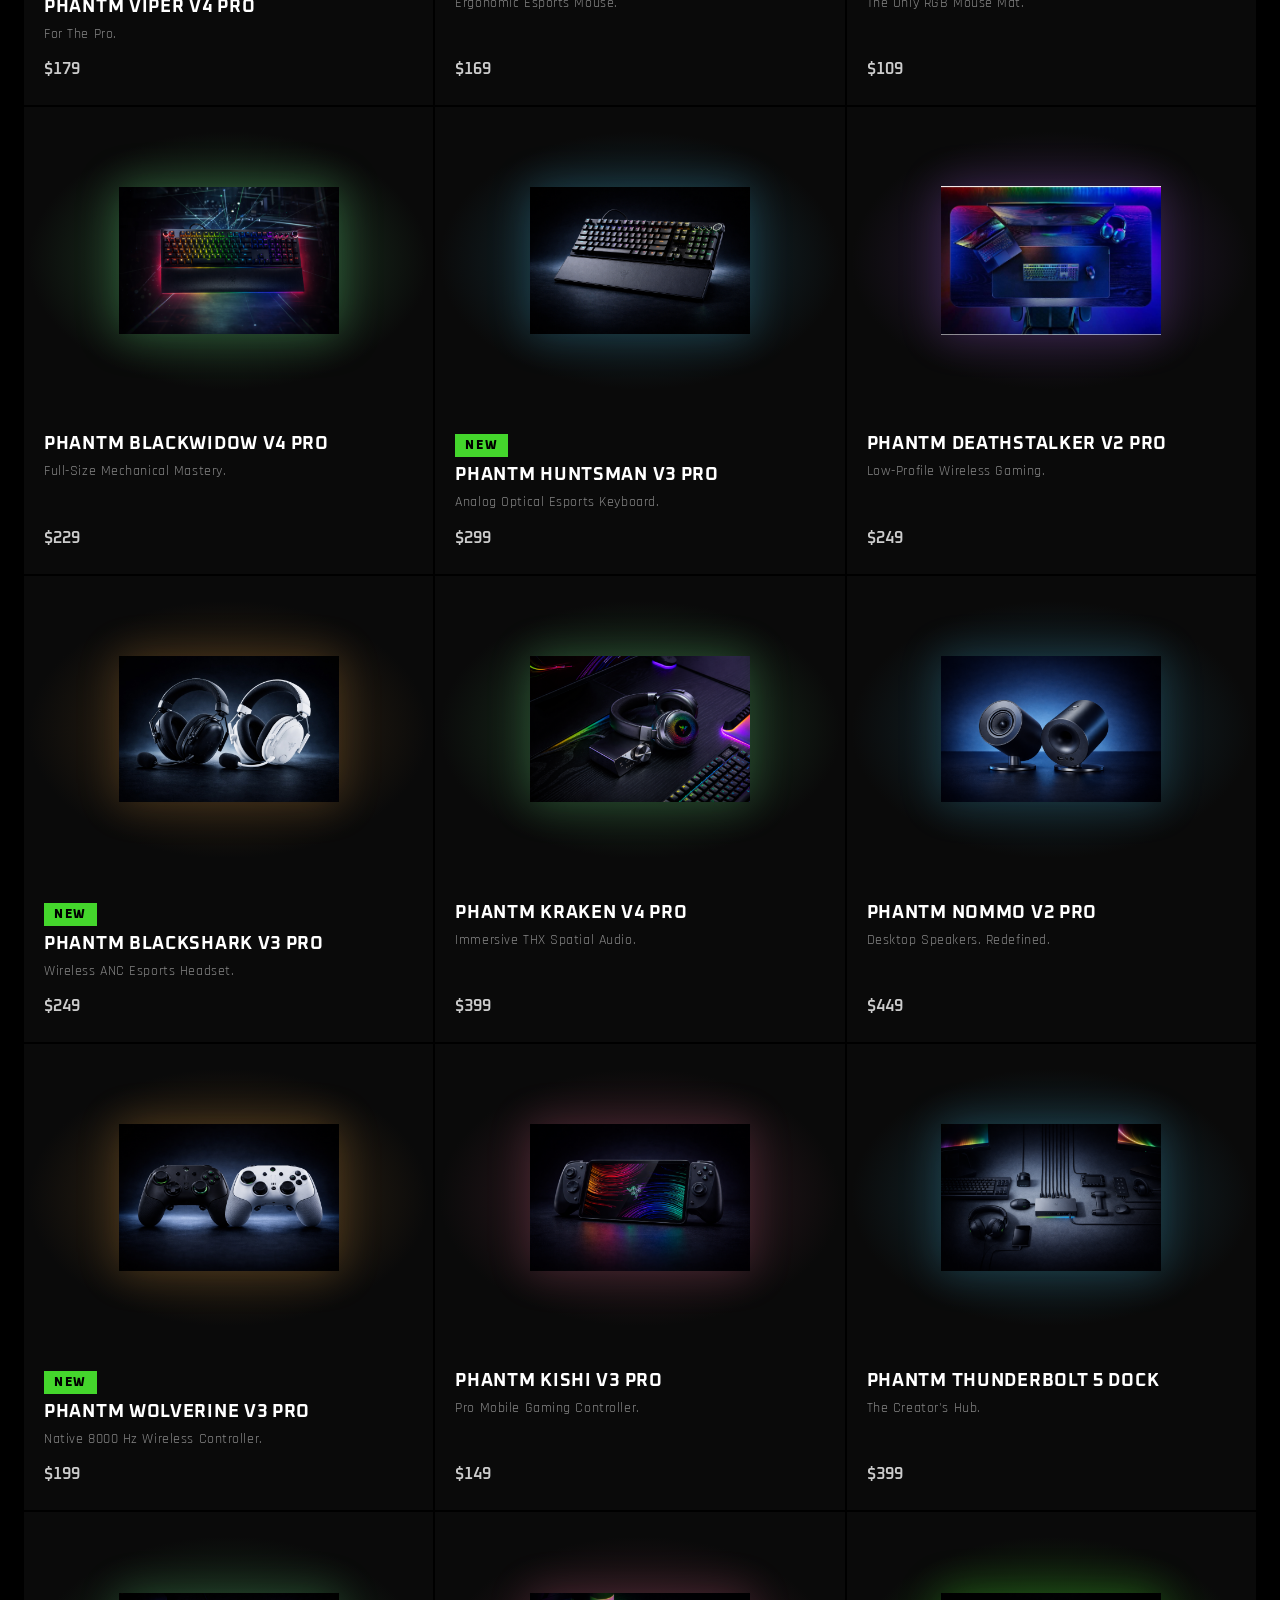
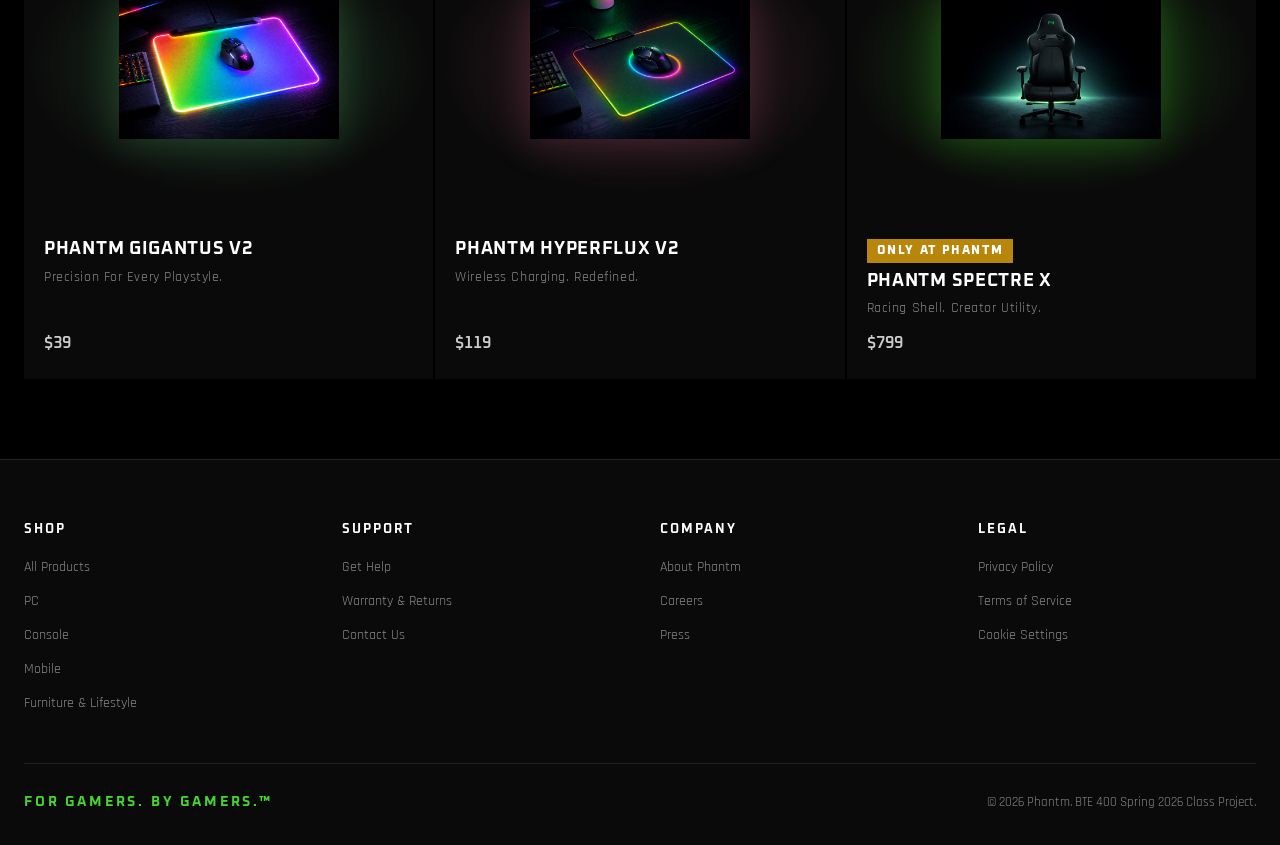
<file: store.html>
<!DOCTYPE html>
<html lang="en">
<head>
  <meta charset="UTF-8"/>
  <meta name="viewport" content="width=device-width,initial-scale=1.0"/>
  <title>Store | Phantm</title>
  <link rel="preconnect" href="https://fonts.googleapis.com"/>
  <link rel="preconnect" href="https://fonts.gstatic.com" crossorigin/>
  <link href="https://fonts.googleapis.com/css2?family=Oxanium:wght@400;500;600;700;800&family=Rajdhani:wght@400;500;600;700&display=swap" rel="stylesheet"/>
  <link rel="stylesheet" href="styles.css"/>
  <style>
    @keyframes badgeFlash { 0%{transform:scale(1)} 40%{transform:scale(1.5)} 100%{transform:scale(1)} }
    .badge-flash { animation: badgeFlash 350ms ease; }
    /* Added-to-cart toast */
    .toast {
      position: fixed; bottom: 28px; left: 50%; transform: translateX(-50%) translateY(80px);
      background: #1a1a1a; border: 1px solid var(--green);
      color: var(--white); padding: 14px 28px;
      font-family: var(--display); font-size: 0.9rem; font-weight: 600;
      letter-spacing: 0.08em; text-transform: uppercase;
      border-radius: 2px; z-index: 200;
      transition: transform 300ms ease;
      white-space: nowrap;
    }
    .toast.show { transform: translateX(-50%) translateY(0); }
  </style>
</head>
<body>

<!-- ── Header ── -->
<header class="site-header">
  <div class="announce-bar">
    <p>Phantm Spectre X — Early Backer pricing now available.&nbsp;&nbsp;<a href="product.html?id=spectre-x">Learn More &gt;</a></p>
  </div>
  <nav class="main-nav">
    <div class="nav-inner">
      <a class="nav-logo" href="index.html">
        <div class="logo-mark">PH</div>
        <span class="logo-name">Phantm</span>
      </a>
      <ul class="nav-links">
        <li><a href="store.html" class="active">Store</a></li>
        <li><a href="support.html">Support</a></li>
      </ul>
      <div class="nav-actions">
        <button class="nav-icon-btn" aria-label="Search">
          <svg width="18" height="18" viewBox="0 0 18 18" fill="none"><circle cx="7.5" cy="7.5" r="6" stroke="currentColor" stroke-width="1.6"/><path d="M12 12l4 4" stroke="currentColor" stroke-width="1.6" stroke-linecap="round"/></svg>
        </button>
        <a class="nav-icon-btn" href="cart.html" aria-label="Cart">
          <svg width="22" height="20" viewBox="0 0 22 20" fill="none"><path d="M1 1h3l2.2 10.5a2 2 0 002 1.5h9.2a2 2 0 001.96-1.6L21 5H5" stroke="currentColor" stroke-width="1.6" stroke-linecap="round" stroke-linejoin="round"/><circle cx="9" cy="17.5" r="1.5" fill="currentColor"/><circle cx="17" cy="17.5" r="1.5" fill="currentColor"/></svg>
          <span class="cart-badge" id="cartBadge" style="display:none">0</span>
        </a>
      </div>
      <button class="nav-toggle" aria-label="Menu" aria-expanded="false">
        <svg width="22" height="16" viewBox="0 0 22 16" fill="none"><path d="M1 1h20M1 8h20M1 15h20" stroke="currentColor" stroke-width="1.8" stroke-linecap="round"/></svg>
      </button>
    </div>
  </nav>
</header>

<!-- ── Store Header ── -->
<div class="store-header">
  <h1>Store</h1>
  <p>Shop the full Phantm lineup — laptops, peripherals, audio, controllers, and the Phantm Spectre X.</p>
</div>

<!-- ── Editorial Banner (single featured product, no grid duplication) ── -->
<div class="store-editorial-banner">
  <div class="store-editorial-inner">
    <div class="store-editorial-copy">
      <span class="badge-only">Only At Phantm</span>
      <h2>Phantm Spectre X</h2>
      <p>Heated &amp; cooling seat. Heated &amp; cooling cup holder. Full bed recline. 8-node massage. The Spectre X does what no other gaming chair can — and it's exclusive to Phantm.</p>
      <div class="store-editorial-ctas">
        <a class="btn-green" href="product.html?id=spectre-x">Shop Now &gt;</a>
        <a class="btn-outline" href="chair.html">Learn More &gt;</a>
      </div>
    </div>
    <div class="store-editorial-visual">
      <div class="store-editorial-chair">
        <img src="src/images/spectre-x.jpg" alt="Phantm Spectre X gaming chair"/>
      </div>
    </div>
  </div>
</div>

<!-- ── Category Tabs ── -->
<div class="category-tabs">
  <div class="tabs-inner" id="categoryTabs"></div>
</div>

<!-- ── Product Grid ── -->
<div class="product-grid" id="productGrid"></div>

<!-- ── Toast ── -->
<div class="toast" id="toast">Added to Cart ✓</div>

<!-- ── Footer ── -->
<footer class="site-footer">
  <div class="footer-inner">
    <div class="footer-grid">
      <div class="footer-col">
        <h4>Shop</h4>
        <ul>
          <li><a href="store.html">All Products</a></li>
          <li><a href="store.html">PC</a></li>
          <li><a href="store.html">Console</a></li>
          <li><a href="store.html">Mobile</a></li>
          <li><a href="store.html?cat=Lifestyle">Furniture &amp; Lifestyle</a></li>
        </ul>
      </div>
      <div class="footer-col">
        <h4>Support</h4>
        <ul>
          <li><a href="support.html">Get Help</a></li>
          <li><a href="support.html">Warranty &amp; Returns</a></li>
          <li><a href="support.html">Contact Us</a></li>
        </ul>
      </div>
      <div class="footer-col">
        <h4>Company</h4>
        <ul>
          <li><a href="#">About Phantm</a></li>
          <li><a href="#">Careers</a></li>
          <li><a href="#">Press</a></li>
        </ul>
      </div>
      <div class="footer-col">
        <h4>Legal</h4>
        <ul>
          <li><a href="#">Privacy Policy</a></li>
          <li><a href="#">Terms of Service</a></li>
          <li><a href="#">Cookie Settings</a></li>
        </ul>
      </div>
    </div>
    <div class="footer-bottom">
      <span class="footer-tagline">For Gamers. By Gamers.™</span>
      <span class="footer-legal">© 2026 Phantm. BTE 400 Spring 2026 Class Project.</span>
    </div>
  </div>
</footer>

<script src="script.js"></script>
<script>
  // Toast on add-to-cart
  const toast = document.getElementById("toast");
  const origCartAdd = cartAdd;
  window.cartAdd = function(id) {
    origCartAdd(id);
    toast.classList.add("show");
    clearTimeout(window._toastTimer);
    window._toastTimer = setTimeout(() => toast.classList.remove("show"), 2000);
  };

  // Handle carousel buy buttons
  document.addEventListener("click", e => {
    const buyBtn = e.target.closest(".cc-buy[data-buy]");
    if (buyBtn) { cartAdd(buyBtn.dataset.buy); }
  });
</script>
</body>
</html>
</file>
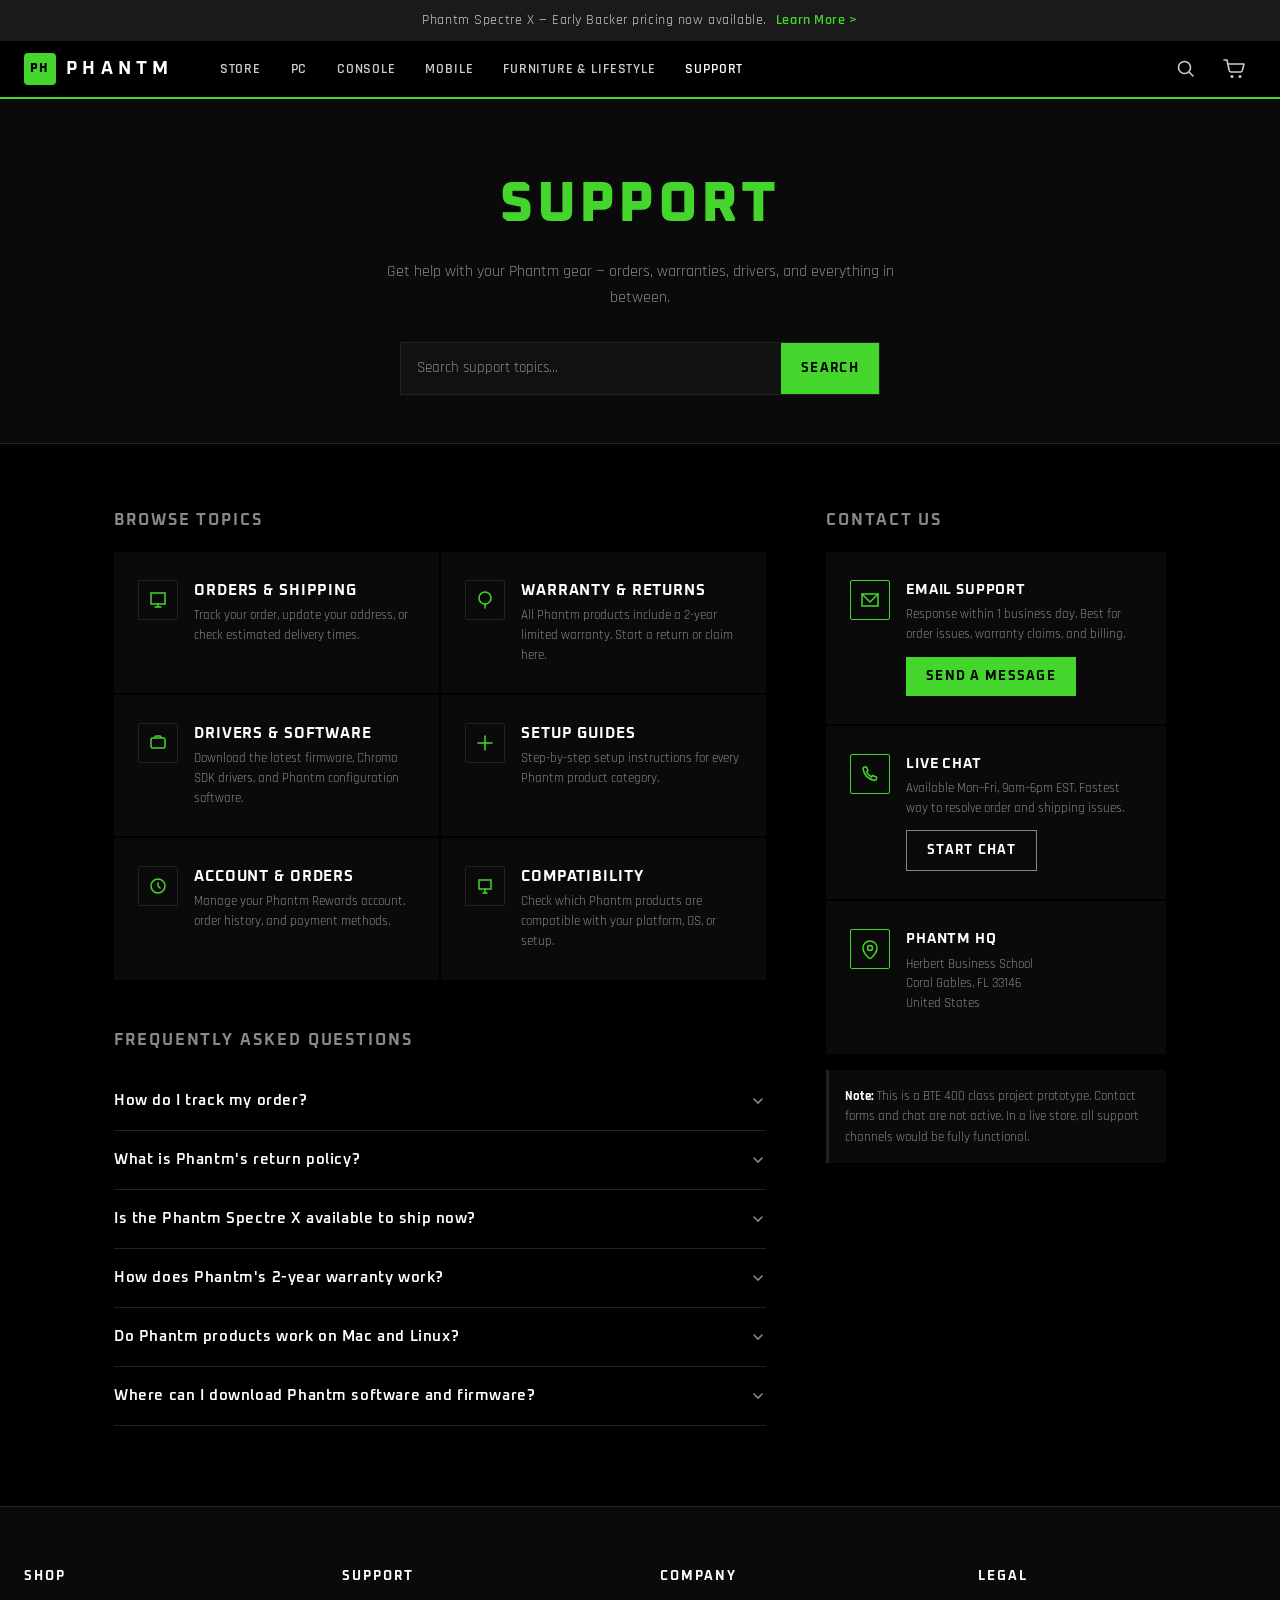
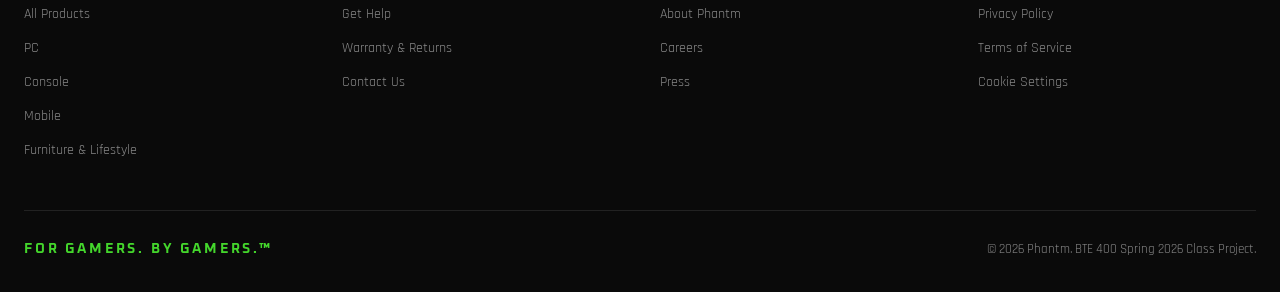
<file: support.html>
<!DOCTYPE html>
<html lang="en">
<head>
  <meta charset="UTF-8"/>
  <meta name="viewport" content="width=device-width,initial-scale=1.0"/>
  <title>Support | Phantm</title>
  <link rel="preconnect" href="https://fonts.googleapis.com"/>
  <link rel="preconnect" href="https://fonts.gstatic.com" crossorigin/>
  <link href="https://fonts.googleapis.com/css2?family=Oxanium:wght@400;500;600;700;800&family=Rajdhani:wght@400;500;600;700&display=swap" rel="stylesheet"/>
  <link rel="stylesheet" href="styles.css"/>
  <style>
    @keyframes badgeFlash { 0%{transform:scale(1)} 40%{transform:scale(1.5)} 100%{transform:scale(1)} }
    .badge-flash { animation: badgeFlash 350ms ease; }

    .support-hero {
      background: var(--dark);
      border-bottom: 1px solid var(--border);
      padding: 64px 24px 48px;
      text-align: center;
    }
    .support-hero h1 {
      font-family: var(--display);
      font-size: clamp(2rem, 5vw, 3.5rem);
      font-weight: 800;
      text-transform: uppercase;
      letter-spacing: .06em;
      color: var(--green);
      margin-bottom: 12px;
    }
    .support-hero p {
      color: var(--gray);
      font-size: 1rem;
      max-width: 560px;
      margin: 0 auto 32px;
      line-height: 1.6;
    }

    /* Search bar (visual only) */
    .support-search {
      display: flex;
      max-width: 480px;
      margin: 0 auto;
      border: 1px solid var(--border);
    }
    .support-search input {
      flex: 1;
      background: #111;
      border: none;
      color: var(--white);
      padding: 14px 16px;
      font-size: .95rem;
      font-family: var(--sans);
      outline: none;
    }
    .support-search input::placeholder { color: var(--gray); }
    .support-search button {
      background: var(--green);
      border: none;
      color: var(--black);
      padding: 14px 20px;
      cursor: pointer;
      font-family: var(--display);
      font-size: .82rem;
      font-weight: 700;
      letter-spacing: .1em;
      text-transform: uppercase;
    }

    .support-body {
      max-width: 1100px;
      margin: 0 auto;
      padding: 64px 24px 80px;
      display: grid;
      grid-template-columns: 1fr 340px;
      gap: 60px;
    }

    /* Topic cards */
    .support-topics h2 {
      font-family: var(--display);
      font-size: 1rem;
      font-weight: 700;
      letter-spacing: .12em;
      text-transform: uppercase;
      color: var(--gray);
      margin-bottom: 20px;
    }
    .topic-grid {
      display: grid;
      grid-template-columns: 1fr 1fr;
      gap: 2px;
      margin-bottom: 48px;
    }
    .topic-card {
      background: var(--dark);
      padding: 28px 24px;
      display: flex;
      align-items: flex-start;
      gap: 16px;
      cursor: pointer;
      transition: background 150ms;
    }
    .topic-card:hover { background: #141414; }
    .topic-icon {
      width: 40px; height: 40px;
      flex-shrink: 0;
      border: 1px solid var(--border);
      border-radius: 2px;
      display: flex; align-items: center; justify-content: center;
      color: var(--green);
    }
    .topic-icon svg { width: 20px; height: 20px; }
    .topic-card h3 {
      font-family: var(--display);
      font-size: .92rem;
      font-weight: 700;
      text-transform: uppercase;
      letter-spacing: .06em;
      margin-bottom: 4px;
    }
    .topic-card p { font-size: .82rem; color: var(--gray); line-height: 1.5; }

    /* FAQ */
    .support-faq h2 {
      font-family: var(--display);
      font-size: 1rem;
      font-weight: 700;
      letter-spacing: .12em;
      text-transform: uppercase;
      color: var(--gray);
      margin-bottom: 20px;
    }
    .faq-item {
      border-bottom: 1px solid var(--border);
    }
    .faq-q {
      width: 100%;
      background: none;
      border: none;
      color: var(--white);
      text-align: left;
      padding: 18px 0;
      font-family: var(--display);
      font-size: .92rem;
      font-weight: 600;
      letter-spacing: .04em;
      cursor: pointer;
      display: flex;
      justify-content: space-between;
      align-items: center;
      gap: 12px;
    }
    .faq-q:hover { color: var(--green); }
    .faq-chevron { transition: transform 200ms; flex-shrink: 0; color: var(--gray); }
    .faq-item.open .faq-chevron { transform: rotate(180deg); color: var(--green); }
    .faq-a {
      display: none;
      padding: 0 0 20px;
      font-size: .88rem;
      color: var(--gray);
      line-height: 1.7;
    }
    .faq-item.open .faq-a { display: block; }

    /* Contact sidebar */
    .support-contact { }
    .support-contact h2 {
      font-family: var(--display);
      font-size: 1rem;
      font-weight: 700;
      letter-spacing: .12em;
      text-transform: uppercase;
      color: var(--gray);
      margin-bottom: 20px;
    }
    .contact-card {
      background: var(--dark);
      padding: 28px 24px;
      margin-bottom: 2px;
      display: flex;
      gap: 16px;
      align-items: flex-start;
    }
    .contact-icon {
      width: 40px; height: 40px;
      flex-shrink: 0;
      border: 1px solid var(--green);
      border-radius: 2px;
      display: flex; align-items: center; justify-content: center;
      color: var(--green);
    }
    .contact-icon svg { width: 20px; height: 20px; }
    .contact-card h3 {
      font-family: var(--display);
      font-size: .88rem;
      font-weight: 700;
      text-transform: uppercase;
      letter-spacing: .06em;
      margin-bottom: 4px;
    }
    .contact-card p { font-size: .82rem; color: var(--gray); line-height: 1.5; margin-bottom: 12px; }
    .contact-note {
      margin-top: 16px;
      padding: 16px;
      background: var(--dark);
      border-left: 3px solid var(--border);
      font-size: .8rem;
      color: var(--gray);
      line-height: 1.6;
    }

    @media(max-width:1024px) {
      .support-body { grid-template-columns: 1fr; }
      .topic-grid { grid-template-columns: 1fr; }
    }
  </style>
</head>
<body>

<!-- ── Header ── -->
<header class="site-header">
  <div class="announce-bar">
    <p>Phantm Spectre X — Early Backer pricing now available.&nbsp;&nbsp;<a href="product.html?id=spectre-x">Learn More &gt;</a></p>
  </div>
  <nav class="main-nav">
    <div class="nav-inner">
      <a class="nav-logo" href="index.html">
        <div class="logo-mark">PH</div>
        <span class="logo-name">Phantm</span>
      </a>
      <ul class="nav-links">
        <li><a href="store.html">Store</a></li>
        <li><a href="store.html?cat=PC">PC</a></li>
        <li><a href="store.html?cat=Console">Console</a></li>
        <li><a href="store.html?cat=Mobile">Mobile</a></li>
        <li><a href="store.html?cat=Lifestyle">Furniture &amp; Lifestyle</a></li>
        <li><a href="support.html" class="active">Support</a></li>
      </ul>
      <div class="nav-actions">
        <button class="nav-icon-btn" aria-label="Search">
          <svg width="18" height="18" viewBox="0 0 18 18" fill="none"><circle cx="7.5" cy="7.5" r="6" stroke="currentColor" stroke-width="1.6"/><path d="M12 12l4 4" stroke="currentColor" stroke-width="1.6" stroke-linecap="round"/></svg>
        </button>
        <a class="nav-icon-btn" href="cart.html" aria-label="Cart">
          <svg width="22" height="20" viewBox="0 0 22 20" fill="none"><path d="M1 1h3l2.2 10.5a2 2 0 002 1.5h9.2a2 2 0 001.96-1.6L21 5H5" stroke="currentColor" stroke-width="1.6" stroke-linecap="round" stroke-linejoin="round"/><circle cx="9" cy="17.5" r="1.5" fill="currentColor"/><circle cx="17" cy="17.5" r="1.5" fill="currentColor"/></svg>
          <span class="cart-badge" id="cartBadge" style="display:none">0</span>
        </a>
      </div>
      <button class="nav-toggle" aria-label="Menu" aria-expanded="false">
        <svg width="22" height="16" viewBox="0 0 22 16" fill="none"><path d="M1 1h20M1 8h20M1 15h20" stroke="currentColor" stroke-width="1.8" stroke-linecap="round"/></svg>
      </button>
    </div>
  </nav>
</header>

<!-- ── Hero ── -->
<div class="support-hero">
  <h1>Support</h1>
  <p>Get help with your Phantm gear — orders, warranties, drivers, and everything in between.</p>
  <div class="support-search">
    <input type="text" placeholder="Search support topics…"/>
    <button>Search</button>
  </div>
</div>

<!-- ── Body ── -->
<div class="support-body">

  <div class="support-main">

    <!-- Topics -->
    <div class="support-topics">
      <h2>Browse Topics</h2>
      <div class="topic-grid">
        <div class="topic-card">
          <div class="topic-icon"><svg viewBox="0 0 20 20" fill="none"><path d="M3 3h14v11H3z" stroke="currentColor" stroke-width="1.5"/><path d="M7 17h6M10 14v3" stroke="currentColor" stroke-width="1.5" stroke-linecap="round"/></svg></div>
          <div>
            <h3>Orders &amp; Shipping</h3>
            <p>Track your order, update your address, or check estimated delivery times.</p>
          </div>
        </div>
        <div class="topic-card">
          <div class="topic-icon"><svg viewBox="0 0 20 20" fill="none"><path d="M10 2a6 6 0 100 12A6 6 0 0010 2z" stroke="currentColor" stroke-width="1.5"/><path d="M10 18v-4" stroke="currentColor" stroke-width="1.5" stroke-linecap="round"/></svg></div>
          <div>
            <h3>Warranty &amp; Returns</h3>
            <p>All Phantm products include a 2-year limited warranty. Start a return or claim here.</p>
          </div>
        </div>
        <div class="topic-card">
          <div class="topic-icon"><svg viewBox="0 0 20 20" fill="none"><rect x="3" y="5" width="14" height="10" rx="1.5" stroke="currentColor" stroke-width="1.5"/><path d="M7 5V4a1 1 0 011-1h4a1 1 0 011 1v1" stroke="currentColor" stroke-width="1.5"/></svg></div>
          <div>
            <h3>Drivers &amp; Software</h3>
            <p>Download the latest firmware, Chroma SDK drivers, and Phantm configuration software.</p>
          </div>
        </div>
        <div class="topic-card">
          <div class="topic-icon"><svg viewBox="0 0 20 20" fill="none"><path d="M10 3v14M3 10h14" stroke="currentColor" stroke-width="1.5" stroke-linecap="round"/></svg></div>
          <div>
            <h3>Setup Guides</h3>
            <p>Step-by-step setup instructions for every Phantm product category.</p>
          </div>
        </div>
        <div class="topic-card">
          <div class="topic-icon"><svg viewBox="0 0 20 20" fill="none"><circle cx="10" cy="10" r="7" stroke="currentColor" stroke-width="1.5"/><path d="M10 7v3l2 2" stroke="currentColor" stroke-width="1.5" stroke-linecap="round"/></svg></div>
          <div>
            <h3>Account &amp; Orders</h3>
            <p>Manage your Phantm Rewards account, order history, and payment methods.</p>
          </div>
        </div>
        <div class="topic-card">
          <div class="topic-icon"><svg viewBox="0 0 20 20" fill="none"><path d="M4 4h12v9H4z" stroke="currentColor" stroke-width="1.5"/><path d="M8 17h4M10 13v4" stroke="currentColor" stroke-width="1.5" stroke-linecap="round"/></svg></div>
          <div>
            <h3>Compatibility</h3>
            <p>Check which Phantm products are compatible with your platform, OS, or setup.</p>
          </div>
        </div>
      </div>
    </div>

    <!-- FAQ -->
    <div class="support-faq">
      <h2>Frequently Asked Questions</h2>

      <div class="faq-item">
        <button class="faq-q">How do I track my order?
          <svg class="faq-chevron" width="16" height="16" viewBox="0 0 16 16" fill="none"><path d="M4 6l4 4 4-4" stroke="currentColor" stroke-width="1.6" stroke-linecap="round"/></svg>
        </button>
        <p class="faq-a">Once your order ships, you will receive a confirmation email with a tracking number. You can also log in to your Phantm account and view live shipment status under Order History. Note: tracking may take up to 24 hours to activate after dispatch.</p>
      </div>

      <div class="faq-item">
        <button class="faq-q">What is Phantm's return policy?
          <svg class="faq-chevron" width="16" height="16" viewBox="0 0 16 16" fill="none"><path d="M4 6l4 4 4-4" stroke="currentColor" stroke-width="1.6" stroke-linecap="round"/></svg>
        </button>
        <p class="faq-a">Phantm accepts returns within 30 days of delivery for unused products in original packaging. Opened products may be subject to a restocking fee. To start a return, contact support with your order number. The Phantm Spectre X chair requires freight return shipping — see the warranty page for details.</p>
      </div>

      <div class="faq-item">
        <button class="faq-q">Is the Phantm Spectre X available to ship now?
          <svg class="faq-chevron" width="16" height="16" viewBox="0 0 16 16" fill="none"><path d="M4 6l4 4 4-4" stroke="currentColor" stroke-width="1.6" stroke-linecap="round"/></svg>
        </button>
        <p class="faq-a">The Phantm Spectre X is currently in Early Backer pre-order. Early Backer units are estimated to ship in Q3 2026. Placing an order now locks in the Early Backer price. Full production pricing will be higher at general release.</p>
      </div>

      <div class="faq-item">
        <button class="faq-q">How does Phantm's 2-year warranty work?
          <svg class="faq-chevron" width="16" height="16" viewBox="0 0 16 16" fill="none"><path d="M4 6l4 4 4-4" stroke="currentColor" stroke-width="1.6" stroke-linecap="round"/></svg>
        </button>
        <p class="faq-a">All Phantm hardware is covered by a 2-year limited warranty from the date of purchase. The warranty covers manufacturing defects, hardware failures, and dead-on-arrival units. It does not cover physical damage, water damage, or unauthorized modifications. To file a claim, contact support with your order number and a description of the issue.</p>
      </div>

      <div class="faq-item">
        <button class="faq-q">Do Phantm products work on Mac and Linux?
          <svg class="faq-chevron" width="16" height="16" viewBox="0 0 16 16" fill="none"><path d="M4 6l4 4 4-4" stroke="currentColor" stroke-width="1.6" stroke-linecap="round"/></svg>
        </button>
        <p class="faq-a">Most Phantm peripherals (mice, keyboards, headsets) work on Mac and Linux as plug-and-play HID devices. Advanced features like per-key RGB programming and polling rate adjustment require the Phantm Configuration software, which is currently Windows-only. Mac support is on our roadmap.</p>
      </div>

      <div class="faq-item">
        <button class="faq-q">Where can I download Phantm software and firmware?
          <svg class="faq-chevron" width="16" height="16" viewBox="0 0 16 16" fill="none"><path d="M4 6l4 4 4-4" stroke="currentColor" stroke-width="1.6" stroke-linecap="round"/></svg>
        </button>
        <p class="faq-a">Phantm Configuration software and all firmware updates are available in the Downloads section of your Phantm account. You can also find product-specific drivers by searching your product name on the Support page. Always update firmware before contacting support for performance issues.</p>
      </div>
    </div>

  </div>

  <!-- Contact sidebar -->
  <aside class="support-contact">
    <h2>Contact Us</h2>

    <div class="contact-card">
      <div class="contact-icon">
        <svg viewBox="0 0 20 20" fill="none"><path d="M2 4h16v12H2z" stroke="currentColor" stroke-width="1.5"/><path d="M2 4l8 8 8-8" stroke="currentColor" stroke-width="1.5" stroke-linecap="round"/></svg>
      </div>
      <div>
        <h3>Email Support</h3>
        <p>Response within 1 business day. Best for order issues, warranty claims, and billing.</p>
        <a class="btn-green" href="#" style="display:inline-flex;padding:10px 20px;font-size:.8rem">Send a Message</a>
      </div>
    </div>

    <div class="contact-card">
      <div class="contact-icon">
        <svg viewBox="0 0 20 20" fill="none"><path d="M3 5a2 2 0 012-2h1.5l1.5 4-1.5 1a11 11 0 005 5l1-1.5 4 1.5v1.5a2 2 0 01-2 2A15 15 0 013 5z" stroke="currentColor" stroke-width="1.5"/></svg>
      </div>
      <div>
        <h3>Live Chat</h3>
        <p>Available Mon–Fri, 9am–6pm EST. Fastest way to resolve order and shipping issues.</p>
        <a class="btn-outline" href="#" style="display:inline-flex;padding:10px 20px;font-size:.8rem">Start Chat</a>
      </div>
    </div>

    <div class="contact-card">
      <div class="contact-icon">
        <svg viewBox="0 0 20 20" fill="none"><path d="M10 2C6.1 2 3 5.1 3 9c0 5.25 7 11 7 11s7-5.75 7-11c0-3.9-3.1-7-7-7z" stroke="currentColor" stroke-width="1.5"/><circle cx="10" cy="9" r="2.5" stroke="currentColor" stroke-width="1.5"/></svg>
      </div>
      <div>
        <h3>Phantm HQ</h3>
        <p>Herbert Business School<br/>Coral Gables, FL 33146<br/>United States</p>
      </div>
    </div>

    <div class="contact-note">
      <strong style="color:var(--white)">Note:</strong> This is a BTE 400 class project prototype. Contact forms and chat are not active. In a live store, all support channels would be fully functional.
    </div>
  </aside>

</div>

<!-- ── Footer ── -->
<footer class="site-footer">
  <div class="footer-inner">
    <div class="footer-grid">
      <div class="footer-col">
        <h4>Shop</h4>
        <ul>
          <li><a href="store.html">All Products</a></li>
          <li><a href="store.html?cat=PC">PC</a></li>
          <li><a href="store.html?cat=Console">Console</a></li>
          <li><a href="store.html?cat=Mobile">Mobile</a></li>
          <li><a href="store.html?cat=Lifestyle">Furniture &amp; Lifestyle</a></li>
        </ul>
      </div>
      <div class="footer-col">
        <h4>Support</h4>
        <ul>
          <li><a href="support.html">Get Help</a></li>
          <li><a href="support.html">Warranty &amp; Returns</a></li>
          <li><a href="support.html">Contact Us</a></li>
        </ul>
      </div>
      <div class="footer-col">
        <h4>Company</h4>
        <ul>
          <li><a href="#">About Phantm</a></li>
          <li><a href="#">Careers</a></li>
          <li><a href="#">Press</a></li>
        </ul>
      </div>
      <div class="footer-col">
        <h4>Legal</h4>
        <ul>
          <li><a href="#">Privacy Policy</a></li>
          <li><a href="#">Terms of Service</a></li>
          <li><a href="#">Cookie Settings</a></li>
        </ul>
      </div>
    </div>
    <div class="footer-bottom">
      <span class="footer-tagline">For Gamers. By Gamers.™</span>
      <span class="footer-legal">© 2026 Phantm. BTE 400 Spring 2026 Class Project.</span>
    </div>
  </div>
</footer>

<script src="script.js"></script>
<script>
  // FAQ accordion
  document.querySelectorAll(".faq-q").forEach(btn => {
    btn.addEventListener("click", () => {
      const item = btn.closest(".faq-item");
      const wasOpen = item.classList.contains("open");
      document.querySelectorAll(".faq-item").forEach(i => i.classList.remove("open"));
      if (!wasOpen) item.classList.add("open");
    });
  });
</script>
</body>
</html>
</file>
<file: styles.css>
/* PHANTM STOREFRONT — Shared Styles */

@import url('https://fonts.googleapis.com/css2?family=Oxanium:wght@400;500;600;700;800&family=Rajdhani:wght@400;500;600;700&display=swap');

/* ─── Tokens ─────────────────────────────────────────────── */
:root {
  --black:   #000;
  --dark:    #0a0a0a;
  --card:    #111;
  --border:  #222;
  --green:   #44D62C;
  --green-dim: rgba(68,214,44,0.14);
  --white:   #fff;
  --gray:    #888;
  --gray-lt: #ccc;
  --content: 1280px;
  --nav-h:   56px;
  --sans:    "Rajdhani","Segoe UI",sans-serif;
  --display: "Oxanium","Segoe UI",sans-serif;
}

/* ─── Reset ──────────────────────────────────────────────── */
*, *::before, *::after { box-sizing: border-box; margin: 0; padding: 0; }
html { scroll-behavior: smooth; }
body { background: var(--black); color: var(--white); font-family: var(--sans); font-size: 16px; line-height: 1.5; }
a { color: inherit; text-decoration: none; }
img { display: block; max-width: 100%; }
button, input, select { font: inherit; }
ul { list-style: none; }

/* ─── Announcement Bar ───────────────────────────────────── */
.announce-bar {
  background: #1a1a1a;
  text-align: center;
  padding: 10px 20px;
  font-size: 0.88rem;
  letter-spacing: 0.04em;
  color: var(--gray-lt);
}
.announce-bar a { color: var(--green); font-weight: 600; }
.announce-bar a:hover { text-decoration: underline; }

/* ─── Navigation ─────────────────────────────────────────── */
.site-header {
  position: sticky;
  top: 0;
  z-index: 100;
  background: var(--black);
  border-bottom: 2px solid var(--green);
}
.main-nav { background: var(--black); }
.nav-inner {
  max-width: var(--content);
  margin: 0 auto;
  padding: 0 24px;
  height: var(--nav-h);
  display: flex;
  align-items: center;
  gap: 2rem;
}

/* Logo */
.nav-logo { display: flex; align-items: center; gap: 10px; flex-shrink: 0; }
.logo-mark {
  width: 32px; height: 32px;
  background: var(--green);
  color: var(--black);
  font-family: var(--display);
  font-size: 0.72rem;
  font-weight: 800;
  letter-spacing: 0.12em;
  display: grid;
  place-items: center;
  border-radius: 4px;
}
.logo-name {
  font-family: var(--display);
  font-size: 1.1rem;
  font-weight: 700;
  letter-spacing: 0.3em;
  text-transform: uppercase;
  color: var(--white);
}

/* Nav links */
.nav-links {
  display: flex;
  align-items: center;
  gap: 0.1rem;
  flex: 1;
}
.nav-links a {
  padding: 0 14px;
  height: var(--nav-h);
  display: flex;
  align-items: center;
  font-size: 0.88rem;
  font-weight: 600;
  letter-spacing: 0.06em;
  color: var(--gray-lt);
  text-transform: uppercase;
  transition: color 150ms;
  white-space: nowrap;
}
.nav-links a:hover,
.nav-links a.active { color: var(--white); }

/* Nav icons */
.nav-actions { display: flex; align-items: center; gap: 4px; margin-left: auto; }
.nav-icon-btn {
  position: relative;
  width: 44px; height: 44px;
  display: flex; align-items: center; justify-content: center;
  background: none;
  border: none;
  color: var(--gray-lt);
  cursor: pointer;
  border-radius: 4px;
  transition: color 150ms, background 150ms;
}
.nav-icon-btn:hover { color: var(--white); background: rgba(255,255,255,0.06); }
.cart-badge {
  position: absolute;
  top: 6px; right: 6px;
  min-width: 16px; height: 16px;
  padding: 0 4px;
  background: var(--green);
  color: var(--black);
  font-size: 0.65rem;
  font-weight: 700;
  border-radius: 999px;
  display: flex; align-items: center; justify-content: center;
  line-height: 1;
}

/* Mobile menu toggle */
.nav-toggle {
  display: none;
  background: none; border: none;
  color: var(--white); cursor: pointer;
  padding: 8px;
}

/* ─── Buttons ────────────────────────────────────────────── */
.btn-green {
  display: inline-flex; align-items: center; justify-content: center;
  padding: 11px 28px;
  background: var(--green);
  color: var(--black);
  font-family: var(--display);
  font-size: 0.88rem;
  font-weight: 700;
  letter-spacing: 0.1em;
  text-transform: uppercase;
  border: none; cursor: pointer;
  transition: background 150ms, transform 100ms;
}
.btn-green:hover { background: #5aff3c; }
.btn-green:active { transform: scale(0.98); }

.btn-outline {
  display: inline-flex; align-items: center; justify-content: center;
  padding: 10px 28px;
  background: transparent;
  color: var(--white);
  font-family: var(--display);
  font-size: 0.88rem;
  font-weight: 700;
  letter-spacing: 0.1em;
  text-transform: uppercase;
  border: 1px solid rgba(255,255,255,0.5);
  cursor: pointer;
  transition: border-color 150ms, color 150ms;
}
.btn-outline:hover { border-color: var(--white); color: var(--white); }

.btn-text {
  background: none; border: none;
  color: var(--green);
  font-size: 0.88rem;
  font-weight: 600;
  letter-spacing: 0.06em;
  cursor: pointer;
  text-transform: uppercase;
  transition: color 150ms;
}
.btn-text:hover { color: #5aff3c; }
.btn-text::after { content: " >"; }

/* ─── Section layout ─────────────────────────────────────── */
.section-inner {
  max-width: var(--content);
  margin: 0 auto;
  padding: 0 24px;
}

/* ─── "NEW" / Badge ──────────────────────────────────────── */
.badge-new {
  display: inline-block;
  background: var(--green);
  color: var(--black);
  font-family: var(--display);
  font-size: 0.72rem;
  font-weight: 800;
  letter-spacing: 0.14em;
  text-transform: uppercase;
  padding: 3px 10px;
  margin-bottom: 12px;
}
.badge-only {
  display: inline-block;
  background: #b8860b;
  color: var(--white);
  font-family: var(--display);
  font-size: 0.72rem;
  font-weight: 800;
  letter-spacing: 0.14em;
  text-transform: uppercase;
  padding: 3px 10px;
  margin-bottom: 12px;
}

/* ─── Homepage Heroes ────────────────────────────────────── */
.hero {
  position: relative;
  min-height: 88vh;
  display: flex;
  flex-direction: column;
  align-items: center;
  justify-content: center;
  text-align: center;
  overflow: hidden;
  background: var(--black);
  padding: 80px 24px 60px;
}
.hero-content { position: relative; z-index: 2; max-width: 800px; }
.hero-title {
  font-family: var(--display);
  font-size: clamp(2.4rem, 6vw, 5.2rem);
  font-weight: 800;
  letter-spacing: 0.04em;
  text-transform: uppercase;
  line-height: 1;
  margin-bottom: 16px;
}
.hero-sub {
  font-size: clamp(0.95rem, 1.8vw, 1.15rem);
  color: var(--gray-lt);
  letter-spacing: 0.12em;
  text-transform: uppercase;
  margin-bottom: 28px;
}
.hero-ctas { display: flex; align-items: center; justify-content: center; gap: 16px; flex-wrap: wrap; }

/* Hero product render area */
.hero-render {
  position: relative;
  z-index: 1;
  width: 100%;
  max-width: 640px;
  margin: 40px auto 0;
}

/* Screenshot-inspired showcase heroes */
.hero.hero-showcase {
  min-height: 100vh;
  justify-content: flex-start;
  padding: 88px 24px 0;
}
.hero.hero-showcase .hero-content {
  max-width: 980px;
}
.hero.hero-showcase .hero-sub {
  font-size: clamp(1rem, 2vw, 1.45rem);
  letter-spacing: 0.08em;
}
.hero.hero-showcase .hero-ctas {
  justify-content: center;
}
.hero.hero-showcase .hero-render {
  margin-top: auto;
  max-width: 1040px;
}
.hero.hero-showcase .hero-img-slot {
  max-width: 940px;
  aspect-ratio: 16 / 9;
  padding: 48px 36px 20px;
  border-top: 1px solid rgba(68,214,44,0.24);
  background:
    radial-gradient(ellipse 48% 44% at 50% 54%, var(--slot-glow, rgba(77,208,255,0.18)), transparent 68%),
    linear-gradient(180deg, rgba(10,22,38,0.98) 0%, rgba(4,8,16,1) 76%, rgba(0,0,0,1) 100%);
}
.hero.hero-showcase .hero-img-slot::after {
  content: "";
  position: absolute;
  inset: auto 8% 0;
  height: 24%;
  background: linear-gradient(180deg, transparent 0%, rgba(0,0,0,0.72) 100%);
  pointer-events: none;
}
.hero-img-fallback--blade,
.hero-img-fallback--duo,
.hero-img-fallback--trio {
  width: 100%;
  gap: 24px;
}
.hero-fallback-device {
  position: relative;
  display: flex;
  align-items: center;
  justify-content: center;
}
.hero-fallback-device svg {
  width: 100%;
  height: auto;
}
.hero-fallback-device--laptop {
  width: min(62vw, 560px);
}
.hero-fallback-device--laptop::after {
  content: "";
  position: absolute;
  inset: auto 14% -24px;
  height: 18px;
  background: radial-gradient(circle, rgba(77,208,255,0.28), transparent 70%);
  filter: blur(8px);
}
.hero-fallback-pair,
.hero-fallback-trio {
  width: 100%;
  display: flex;
  align-items: flex-end;
  justify-content: center;
  gap: clamp(16px, 4vw, 72px);
}
.hero-fallback-device--mouse {
  width: min(24vw, 180px);
  filter: drop-shadow(0 0 30px rgba(255,255,255,0.12));
}
.hero-fallback-device--light {
  filter: drop-shadow(0 0 34px rgba(220,228,236,0.18));
}
.hero-fallback-device--headset {
  width: min(24vw, 220px);
  transform-origin: center bottom;
}
.hero-fallback-device--dark {
  transform: scale(0.88);
  opacity: 0.78;
}
.hero-fallback-device--center {
  width: min(28vw, 260px);
}
.hero-img-fallback p {
  font-size: 0.72rem;
  letter-spacing: 0.16em;
  text-transform: uppercase;
  color: rgba(255,255,255,0.38);
}

/* Atmospheric background glows per hero */
.hero::before {
  content: "";
  position: absolute;
  inset: 0;
  pointer-events: none;
}
.hero--chair::before {
  background: radial-gradient(ellipse 60% 50% at 50% 60%, rgba(68,214,44,0.18) 0%, transparent 70%);
}
.hero-chair-asset {
  width: min(78vw, 560px);
  margin: 0 auto;
  display: flex;
  align-items: center;
  justify-content: center;
  filter: drop-shadow(0 0 34px rgba(68,214,44,0.22));
}
.hero-chair-asset img {
  display: block;
  width: 100%;
  height: auto;
  object-fit: contain;
}
.hero--blade::before {
  background: radial-gradient(ellipse 70% 60% at 50% 60%, rgba(30,120,200,0.22) 0%, transparent 70%);
}
.hero--viper::before {
  background: radial-gradient(ellipse 60% 50% at 50% 60%, rgba(200,80,80,0.15) 0%, transparent 70%);
}
.hero--audio::before {
  background: radial-gradient(ellipse 60% 50% at 50% 60%, rgba(80,80,200,0.15) 0%, transparent 70%);
}

/* CSS Product Renders */
.render-chair {
  width: 280px; height: 320px;
  margin: 0 auto;
  position: relative;
}
.render-chair .chair-back {
  position: absolute;
  left: 50%; top: 0;
  transform: translateX(-50%);
  width: 180px; height: 230px;
  background: linear-gradient(180deg, #1a1a1a 0%, #111 100%);
  border-radius: 60px 60px 20px 20px;
  border: 1px solid rgba(68,214,44,0.4);
  box-shadow: 0 0 60px rgba(68,214,44,0.25), inset 0 0 30px rgba(0,0,0,0.8);
}
.render-chair .chair-back::after {
  content: "PH";
  position: absolute;
  top: 28px; left: 50%;
  transform: translateX(-50%);
  font-family: var(--display);
  font-size: 1.1rem;
  font-weight: 800;
  color: var(--green);
  letter-spacing: 0.2em;
  text-shadow: 0 0 16px var(--green);
}
.render-chair .chair-seat {
  position: absolute;
  bottom: 60px; left: 50%;
  transform: translateX(-50%);
  width: 200px; height: 50px;
  background: #1a1a1a;
  border-radius: 12px;
  border: 1px solid rgba(68,214,44,0.3);
  box-shadow: 0 0 20px rgba(68,214,44,0.15);
}
.render-chair .chair-base {
  position: absolute;
  bottom: 0; left: 50%;
  transform: translateX(-50%);
  width: 220px; height: 30px;
  background: #1a1a1a;
  border-radius: 4px;
  border: 1px solid #333;
}
.render-chair .chair-arm {
  position: absolute;
  bottom: 90px;
  width: 28px; height: 60px;
  background: #1a1a1a;
  border-radius: 8px;
  border: 1px solid #333;
}
.render-chair .chair-arm--l { left: 32px; }
.render-chair .chair-arm--r { right: 32px; }

/* Generic product render (for laptop, mouse, etc.) */
.render-product {
  width: 340px; height: 200px;
  margin: 0 auto;
  display: flex; align-items: center; justify-content: center;
  position: relative;
}
.render-product .icon-wrap {
  width: 160px; height: 160px;
  border-radius: 50%;
  border: 1px solid rgba(255,255,255,0.12);
  display: flex; align-items: center; justify-content: center;
  background: radial-gradient(circle at 40% 35%, rgba(255,255,255,0.06), transparent 60%);
  box-shadow: 0 0 60px var(--product-glow, rgba(68,214,44,0.2));
}
.render-product svg {
  width: 80px; height: 80px;
  color: var(--white);
  filter: drop-shadow(0 0 12px var(--product-glow, rgba(68,214,44,0.4)));
}

/* Lifestyle panel (link to chair page) */
.lifestyle-panel {
  display: grid;
  grid-template-columns: 1fr 1fr;
  gap: 2px;
  background: #111;
}
.lifestyle-cell {
  position: relative;
  aspect-ratio: 16/9;
  overflow: hidden;
  background: var(--dark);
  display: flex; flex-direction: column;
  align-items: center; justify-content: flex-end;
  padding: 48px 32px;
  text-align: center;
}
.lifestyle-cell::before {
  content: "";
  position: absolute;
  inset: 0;
  background: radial-gradient(ellipse 70% 60% at 50% 30%, rgba(68,214,44,0.08), transparent 70%);
  pointer-events: none;
}
.lifestyle-cell-render {
  position: absolute;
  inset: 0;
  display: flex; align-items: center; justify-content: center;
  opacity: 0.35;
}
.lifestyle-cell h3 {
  position: relative; z-index: 1;
  font-family: var(--display);
  font-size: clamp(1.1rem, 2.5vw, 1.9rem);
  font-weight: 800;
  text-transform: uppercase;
  letter-spacing: 0.08em;
  margin-bottom: 8px;
}
.lifestyle-cell p {
  position: relative; z-index: 1;
  font-size: 0.92rem;
  color: var(--gray-lt);
  letter-spacing: 0.06em;
  margin-bottom: 20px;
}
.lifestyle-cell .cell-ctas {
  position: relative; z-index: 1;
  display: flex; gap: 12px; flex-wrap: wrap; justify-content: center;
}

/* ─── Store Editorial Banner ─────────────────────────────── */
.store-editorial-banner {
  background: linear-gradient(135deg, #080808 0%, #0d0d0d 60%, #0a0a0a 100%);
  border-bottom: 1px solid var(--border);
  position: relative;
  overflow: hidden;
}
.store-editorial-banner::before {
  content: "";
  position: absolute; inset: 0;
  background: radial-gradient(ellipse 55% 80% at 72% 50%, rgba(68,214,44,0.1), transparent 65%);
  pointer-events: none;
}
.store-editorial-inner {
  max-width: var(--content);
  margin: 0 auto;
  padding: 48px 24px;
  display: grid;
  grid-template-columns: 1fr 340px;
  gap: 40px;
  align-items: center;
  position: relative;
  z-index: 1;
}
.store-editorial-copy { display: flex; flex-direction: column; gap: 12px; }
.store-editorial-copy h2 {
  font-family: var(--display);
  font-size: clamp(1.6rem, 3.5vw, 2.8rem);
  font-weight: 800;
  text-transform: uppercase;
  letter-spacing: 0.04em;
  line-height: 1.05;
}
.store-editorial-copy p {
  font-size: 0.95rem;
  color: var(--gray);
  max-width: 420px;
  line-height: 1.6;
}
.store-editorial-ctas { display: flex; gap: 12px; flex-wrap: wrap; margin-top: 8px; }
.store-editorial-visual {
  display: flex; align-items: center; justify-content: center;
}
.store-editorial-chair {
  width: min(100%, 300px);
  display: flex;
  align-items: center;
  justify-content: center;
  filter: drop-shadow(0 0 28px rgba(68,214,44,0.18));
}
.store-editorial-chair img {
  display: block;
  width: 100%;
  height: auto;
  object-fit: contain;
}
@media (max-width: 768px) {
  .store-editorial-inner { grid-template-columns: 1fr; gap: 24px; padding: 36px 24px; }
  .store-editorial-visual { display: none; }
}

/* ─── Store Page ─────────────────────────────────────────── */
.store-header {
  padding: 60px 24px 32px;
  text-align: center;
  border-bottom: 1px solid var(--border);
}
.store-header h1 {
  font-family: var(--display);
  font-size: clamp(2rem, 5vw, 3.5rem);
  font-weight: 800;
  text-transform: uppercase;
  letter-spacing: 0.06em;
  color: var(--green);
}
.store-header p {
  margin-top: 12px;
  font-size: 1rem;
  color: var(--gray);
  max-width: 600px;
  margin-left: auto; margin-right: auto;
}

.category-showcase {
  max-width: var(--content);
  margin: 0 auto;
  padding: 40px 24px 28px;
  border-bottom: 1px solid var(--border);
}
.category-showcase-copy {
  text-align: center;
  max-width: 760px;
  margin: 0 auto 28px;
}
.category-showcase-kicker {
  color: var(--gray);
  font-size: 0.76rem;
  font-weight: 700;
  letter-spacing: 0.16em;
  text-transform: uppercase;
  margin-bottom: 10px;
}
.category-showcase h2 {
  font-family: var(--display);
  font-size: clamp(2.2rem, 6vw, 4.4rem);
  font-weight: 800;
  letter-spacing: 0.04em;
  text-transform: uppercase;
  color: var(--green);
  margin-bottom: 16px;
}
.category-showcase-copy p:last-child {
  color: var(--gray-lt);
  font-size: 1rem;
  line-height: 1.55;
}
.category-showcase-stage {
  display: grid;
  grid-template-columns: repeat(3, minmax(0, 1fr));
  gap: 2px;
}
.category-showcase--arsenal .category-showcase-stage {
  grid-template-columns: repeat(4, minmax(0, 1fr));
}
.showcase-product-card {
  background: #050505;
  min-height: 360px;
  padding: 18px 18px 20px;
  display: flex;
  flex-direction: column;
  position: relative;
  overflow: hidden;
}
.showcase-product-card::before {
  content: "";
  position: absolute;
  inset: 0;
  background: radial-gradient(ellipse 46% 42% at 50% 56%, var(--card-glow, rgba(68,214,44,0.18)), transparent 70%);
  opacity: 0.8;
}
.showcase-card-badge {
  position: relative;
  z-index: 2;
  align-self: flex-start;
  background: rgba(255,255,255,0.06);
  color: var(--gray-lt);
  border: 1px solid rgba(255,255,255,0.08);
  padding: 6px 10px;
  font-size: 0.64rem;
  font-weight: 700;
  letter-spacing: 0.12em;
  text-transform: uppercase;
}
.showcase-product-visual {
  position: relative;
  z-index: 2;
  flex: 1;
  display: flex;
  align-items: center;
  justify-content: center;
  min-height: 220px;
}
.showcase-product-visual svg {
  width: min(44%, 160px);
  height: auto;
  color: rgba(255,255,255,0.82);
  filter: drop-shadow(0 0 26px var(--card-glow, rgba(68,214,44,0.32)));
}
.showcase-product-info {
  position: relative;
  z-index: 2;
}
.showcase-product-info h3 {
  font-family: var(--display);
  font-size: 1.02rem;
  font-weight: 700;
  letter-spacing: 0.04em;
  text-transform: uppercase;
  margin-bottom: 6px;
}
.showcase-product-info p {
  color: var(--gray);
  font-size: 0.86rem;
  line-height: 1.5;
}
.category-showcase-panels {
  display: grid;
  grid-template-columns: repeat(2, minmax(0, 1fr));
  gap: 28px;
  margin-top: 36px;
}
.category-showcase-panel {
  background: #080808;
  min-height: 320px;
  padding: 36px;
  border: 1px solid #121212;
  display: flex;
  flex-direction: column;
  justify-content: flex-start;
  position: relative;
  overflow: hidden;
}
.category-showcase-panel::after {
  content: "";
  position: absolute;
  inset: auto 20% 0;
  height: 55%;
  background: radial-gradient(ellipse 35% 45% at 50% 64%, rgba(68,214,44,0.14), transparent 72%);
  pointer-events: none;
}
.category-showcase-panel h3 {
  font-family: var(--display);
  font-size: clamp(1.3rem, 2vw, 2rem);
  font-weight: 800;
  letter-spacing: 0.04em;
  text-transform: uppercase;
  margin-bottom: 10px;
}
.category-showcase-panel p {
  color: var(--gray-lt);
  font-size: 0.96rem;
  line-height: 1.5;
  max-width: 420px;
}
.category-showcase-panel span {
  margin-top: auto;
  color: var(--green);
  font-family: var(--display);
  font-size: 0.82rem;
  font-weight: 700;
  letter-spacing: 0.1em;
  text-transform: uppercase;
}

/* Category tabs */
.category-tabs {
  background: var(--dark);
  border-bottom: 1px solid var(--border);
  position: sticky;
  top: calc(var(--nav-h) + 2px);
  z-index: 50;
}
.tabs-inner {
  max-width: var(--content);
  margin: 0 auto;
  padding: 0 24px;
  display: flex;
  gap: 0;
  overflow-x: auto;
  scrollbar-width: none;
}
.tabs-inner::-webkit-scrollbar { display: none; }
.tab-btn {
  flex-shrink: 0;
  padding: 16px 20px;
  background: none;
  border: none;
  border-bottom: 2px solid transparent;
  color: var(--gray);
  font-family: var(--display);
  font-size: 0.82rem;
  font-weight: 700;
  letter-spacing: 0.12em;
  text-transform: uppercase;
  cursor: pointer;
  transition: color 150ms, border-color 150ms;
  white-space: nowrap;
}
.tab-btn:hover { color: var(--white); }
.tab-btn.active { color: var(--green); border-bottom-color: var(--green); }

/* Product grid */
.product-grid {
  max-width: var(--content);
  margin: 0 auto;
  padding: 40px 24px 80px;
  display: grid;
  grid-template-columns: repeat(3, 1fr);
  gap: 2px;
}

.product-card {
  position: relative;
  background: var(--dark);
  overflow: hidden;
  cursor: pointer;
  display: flex;
  flex-direction: column;
}
.product-card[data-hidden] { display: none; }

.product-card-visual {
  aspect-ratio: 4/3;
  background: var(--card);
  display: flex;
  align-items: center;
  justify-content: center;
  position: relative;
  overflow: hidden;
  background: radial-gradient(ellipse 70% 60% at 50% 50%, var(--card-glow, rgba(68,214,44,0.1)), var(--dark) 70%);
}
.product-card-visual svg {
  width: 90px; height: 90px;
  color: rgba(255,255,255,0.7);
  transition: transform 300ms ease, color 300ms;
  filter: drop-shadow(0 0 16px var(--card-glow, rgba(68,214,44,0.3)));
}
.product-card:hover .product-card-visual svg {
  transform: scale(1.08);
  color: var(--white);
}
.ph-watermark {
  position: absolute;
  bottom: 12px; right: 14px;
  font-family: var(--display);
  font-size: 0.7rem;
  font-weight: 800;
  letter-spacing: 0.2em;
  color: rgba(255,255,255,0.15);
}

.product-card-info {
  padding: 20px 20px 24px;
  flex: 1;
  display: flex;
  flex-direction: column;
}
.product-card-info .card-badge {
  align-self: flex-start;
  margin-bottom: 8px;
}
.product-card-info h3 {
  font-family: var(--display);
  font-size: 1.1rem;
  font-weight: 700;
  text-transform: uppercase;
  letter-spacing: 0.04em;
  line-height: 1.2;
  margin-bottom: 6px;
}
.product-card-info .card-sub {
  font-size: 0.88rem;
  color: var(--gray);
  letter-spacing: 0.04em;
  flex: 1;
}
.product-card-info .card-price {
  margin-top: 12px;
  font-family: var(--display);
  font-size: 1rem;
  font-weight: 600;
  color: var(--gray-lt);
}

/* Hover reveal CTA bar */
.card-ctas {
  display: flex;
  gap: 1px;
  overflow: hidden;
  max-height: 0;
  transition: max-height 250ms ease;
}
.product-card:hover .card-ctas { max-height: 60px; }
.card-ctas a, .card-ctas button {
  flex: 1;
  padding: 12px 8px;
  text-align: center;
  font-family: var(--display);
  font-size: 0.8rem;
  font-weight: 700;
  letter-spacing: 0.1em;
  text-transform: uppercase;
  cursor: pointer;
  border: none;
  transition: background 150ms, color 150ms;
}
.card-cta-learn {
  background: #1a1a1a;
  color: var(--white);
}
.card-cta-learn:hover { background: #252525; }
.card-cta-buy {
  background: var(--green);
  color: var(--black);
}
.card-cta-buy:hover { background: #5aff3c; }

/* ─── Chair Detail Page ──────────────────────────────────── */
.chair-hero {
  min-height: 90vh;
  display: flex;
  flex-direction: column;
  align-items: center;
  justify-content: center;
  text-align: center;
  padding: 80px 24px 60px;
  background:
    radial-gradient(ellipse 60% 50% at 50% 65%, rgba(68,214,44,0.2) 0%, transparent 70%),
    var(--black);
  overflow: hidden;
}
.chair-hero h1 {
  font-family: var(--display);
  font-size: clamp(2.4rem, 7vw, 6rem);
  font-weight: 800;
  text-transform: uppercase;
  letter-spacing: 0.04em;
  line-height: 1;
  margin: 16px 0;
}
.chair-hero .chair-tagline {
  font-size: clamp(0.9rem, 1.8vw, 1.1rem);
  letter-spacing: 0.16em;
  text-transform: uppercase;
  color: var(--gray-lt);
  margin-bottom: 32px;
}
.chair-hero-render {
  margin: 40px auto 0;
  width: 320px; height: 380px;
  position: relative;
}

/* Video placeholder */
.video-section {
  background: #050505;
  padding: 0;
  position: relative;
  aspect-ratio: 16/7;
  display: flex; align-items: center; justify-content: center;
  overflow: hidden;
}
.video-bg {
  position: absolute; inset: 0;
  background:
    radial-gradient(ellipse 50% 80% at 50% 50%, rgba(68,214,44,0.08), transparent 70%),
    linear-gradient(180deg, #000 0%, #050505 50%, #000 100%);
}
.video-play-btn {
  position: relative; z-index: 2;
  width: 72px; height: 72px;
  border-radius: 50%;
  background: rgba(68,214,44,0.15);
  border: 2px solid var(--green);
  display: flex; align-items: center; justify-content: center;
  cursor: pointer;
  transition: background 200ms, transform 150ms;
}
.video-play-btn:hover { background: rgba(68,214,44,0.3); transform: scale(1.08); }
.video-play-btn svg { color: var(--green); margin-left: 4px; }
.video-label {
  position: relative; z-index: 2;
  margin-top: 16px;
  font-size: 0.88rem;
  letter-spacing: 0.12em;
  text-transform: uppercase;
  color: var(--gray);
}
.video-inner {
  position: relative; z-index: 2;
  display: flex; flex-direction: column; align-items: center; gap: 16px;
}

/* Chair specs section */
.spec-section {
  background: var(--dark);
  padding: 80px 24px;
}
.spec-section h2 {
  font-family: var(--display);
  font-size: clamp(1.6rem, 3vw, 2.4rem);
  font-weight: 800;
  text-transform: uppercase;
  letter-spacing: 0.08em;
  text-align: center;
  margin-bottom: 48px;
}
.spec-grid {
  max-width: 900px;
  margin: 0 auto;
  display: grid;
  grid-template-columns: repeat(3, 1fr);
  gap: 1px;
  background: var(--border);
}
.spec-cell {
  background: var(--card);
  padding: 32px 20px;
  text-align: center;
}
.spec-icon {
  width: 48px; height: 48px;
  margin: 0 auto 12px;
  border-radius: 50%;
  border: 1px solid var(--green);
  display: flex; align-items: center; justify-content: center;
  color: var(--green);
}
.spec-cell .spec-label {
  font-size: 0.72rem;
  letter-spacing: 0.16em;
  text-transform: uppercase;
  color: var(--gray);
  margin-bottom: 6px;
}
.spec-cell .spec-value {
  font-family: var(--display);
  font-size: 0.98rem;
  font-weight: 600;
  color: var(--white);
}

/* Chair add-to-cart sticky bar */
.chair-buy-bar {
  position: sticky;
  bottom: 0;
  background: rgba(0,0,0,0.92);
  backdrop-filter: blur(12px);
  border-top: 1px solid var(--border);
  padding: 16px 24px;
  display: flex;
  align-items: center;
  justify-content: space-between;
  gap: 16px;
  z-index: 80;
}
.chair-buy-bar .chair-buy-info h4 {
  font-family: var(--display);
  font-size: 1.1rem;
  font-weight: 700;
  text-transform: uppercase;
  letter-spacing: 0.06em;
}
.chair-buy-bar .chair-buy-info p {
  font-size: 0.88rem;
  color: var(--gray);
  margin-top: 2px;
}
.chair-buy-bar .chair-price {
  font-family: var(--display);
  font-size: 1.6rem;
  font-weight: 700;
}
.chair-buy-bar .chair-buy-actions { display: flex; gap: 12px; align-items: center; }

/* ─── Cart Page ──────────────────────────────────────────── */
.cart-page { max-width: var(--content); margin: 0 auto; padding: 0 24px 80px; }
.cart-header {
  padding: 40px 0 28px;
  border-bottom: 1px solid var(--border);
  display: flex;
  align-items: baseline;
  justify-content: space-between;
  flex-wrap: wrap;
  gap: 12px;
}
.cart-header h1 {
  font-family: var(--display);
  font-size: clamp(1.2rem, 3vw, 1.8rem);
  font-weight: 700;
  letter-spacing: 0.04em;
}
.cart-header .cart-total-label {
  font-size: 0.9rem;
  color: var(--gray);
}
.cart-layout {
  display: grid;
  grid-template-columns: 1fr 340px;
  gap: 40px;
  margin-top: 32px;
}
.cart-items-list { display: flex; flex-direction: column; gap: 1px; }
.cart-item {
  background: var(--dark);
  padding: 24px;
  display: grid;
  grid-template-columns: 80px 1fr auto;
  gap: 20px;
  align-items: center;
}
.cart-item-thumb {
  width: 80px; height: 80px;
  background: var(--card);
  border-radius: 4px;
  display: flex; align-items: center; justify-content: center;
  color: var(--gray);
  flex-shrink: 0;
  position: relative;
  overflow: hidden;
}
.cart-item-thumb svg { width: 40px; height: 40px; }
.product-thumb-image {
  width: 100%;
  height: 100%;
  object-fit: contain;
  padding: 8px;
  filter: drop-shadow(0 0 18px rgba(68,214,44,0.12));
}
.product-thumb-fallback {
  position: absolute;
  inset: 0;
  display: flex;
  align-items: center;
  justify-content: center;
  color: var(--gray);
}
.product-thumb-fallback svg {
  width: 40px;
  height: 40px;
}
.cart-item-info h4 {
  font-family: var(--display);
  font-size: 1rem;
  font-weight: 700;
  text-transform: uppercase;
  letter-spacing: 0.04em;
  margin-bottom: 4px;
}
.cart-item-info .item-price {
  font-size: 0.88rem;
  color: var(--gray);
}
.cart-item-right { display: flex; flex-direction: column; align-items: flex-end; gap: 12px; }
.cart-item-right .item-line-total {
  font-family: var(--display);
  font-size: 1.1rem;
  font-weight: 700;
}
.qty-controls {
  display: flex; align-items: center; gap: 0;
  border: 1px solid var(--border);
}
.qty-btn {
  width: 32px; height: 32px;
  background: none; border: none;
  color: var(--white); cursor: pointer;
  font-size: 1.1rem;
  display: flex; align-items: center; justify-content: center;
  transition: background 150ms;
}
.qty-btn:hover { background: #1a1a1a; }
.qty-display {
  width: 36px; height: 32px;
  display: flex; align-items: center; justify-content: center;
  font-family: var(--display);
  font-size: 0.9rem;
  font-weight: 600;
  border-left: 1px solid var(--border);
  border-right: 1px solid var(--border);
}
.remove-btn {
  background: none; border: none;
  color: var(--gray); cursor: pointer;
  font-size: 0.8rem;
  letter-spacing: 0.06em;
  text-transform: uppercase;
  transition: color 150ms;
  padding: 0;
}
.remove-btn:hover { color: #ff4444; }

/* Cart sidebar */
.cart-sidebar { position: sticky; top: calc(var(--nav-h) + 20px); }
.cart-summary-box {
  background: var(--dark);
  padding: 28px;
  display: flex;
  flex-direction: column;
  gap: 0;
}
.summary-row {
  display: flex;
  justify-content: space-between;
  align-items: baseline;
  padding: 12px 0;
  border-bottom: 1px solid var(--border);
  font-size: 0.9rem;
}
.summary-row:last-of-type { border-bottom: none; }
.summary-row .row-label { color: var(--gray); letter-spacing: 0.04em; }
.summary-row .row-value { font-family: var(--display); font-weight: 600; }
.summary-total .row-label { color: var(--white); font-size: 1rem; font-weight: 600; }
.summary-total .row-value { font-size: 1.3rem; }
.cart-checkout-btn {
  margin-top: 20px;
  width: 100%;
  padding: 15px;
  font-size: 0.95rem;
}

.cart-promo {
  margin-top: 16px;
  font-size: 0.82rem;
  color: var(--green);
  text-align: center;
  cursor: pointer;
  letter-spacing: 0.06em;
  text-transform: uppercase;
}
.cart-empty-state {
  padding: 80px 24px;
  text-align: center;
  color: var(--gray);
}
.cart-empty-state h2 {
  font-family: var(--display);
  font-size: 1.4rem;
  font-weight: 700;
  text-transform: uppercase;
  letter-spacing: 0.08em;
  margin-bottom: 12px;
  color: var(--white);
}
.cart-empty-state p { margin-bottom: 28px; }

/* ─── Checkout Page ──────────────────────────────────────── */
.checkout-header {
  background: var(--black);
  border-bottom: 1px solid var(--border);
  padding: 0 24px;
  height: 56px;
  display: flex;
  align-items: center;
  justify-content: space-between;
}
.checkout-header .checkout-logo { display: flex; align-items: center; gap: 10px; }
.checkout-secure {
  display: flex; align-items: center; gap: 8px;
  font-size: 0.85rem;
  color: var(--gray);
  letter-spacing: 0.06em;
}
.checkout-layout {
  max-width: 1100px;
  margin: 0 auto;
  padding: 48px 24px 80px;
  display: grid;
  grid-template-columns: 1fr 380px;
  gap: 60px;
}

/* Checkout form */
.checkout-form { display: flex; flex-direction: column; gap: 32px; }
.form-section { display: flex; flex-direction: column; gap: 16px; }
.form-section h2 {
  font-family: var(--display);
  font-size: 1.1rem;
  font-weight: 700;
  text-transform: uppercase;
  letter-spacing: 0.1em;
  padding-bottom: 12px;
  border-bottom: 1px solid var(--border);
}
.form-row { display: grid; grid-template-columns: 1fr 1fr; gap: 12px; }
.form-row.full { grid-template-columns: 1fr; }
.form-field { display: flex; flex-direction: column; gap: 6px; }
.form-field label {
  font-size: 0.78rem;
  letter-spacing: 0.1em;
  text-transform: uppercase;
  color: var(--gray);
  font-weight: 600;
}
.form-field input,
.form-field select {
  background: var(--dark);
  border: 1px solid var(--border);
  color: var(--white);
  padding: 12px 14px;
  font-size: 0.95rem;
  outline: none;
  transition: border-color 150ms;
  width: 100%;
  border-radius: 0;
  -webkit-appearance: none;
}
.form-field input:focus,
.form-field select:focus { border-color: var(--green); }
.form-field input::placeholder { color: var(--gray); }
.form-field select { appearance: none; background-image: url("data:image/svg+xml,%3Csvg xmlns='http://www.w3.org/2000/svg' width='12' height='8' viewBox='0 0 12 8'%3E%3Cpath d='M1 1l5 5 5-5' stroke='%23888' stroke-width='1.5' fill='none'/%3E%3C/svg%3E"); background-repeat: no-repeat; background-position: right 14px center; padding-right: 36px; }

.consent-row {
  display: flex; align-items: flex-start; gap: 12px;
  font-size: 0.88rem;
  color: var(--gray);
  cursor: pointer;
}
.consent-row input[type="checkbox"] {
  width: 16px; height: 16px;
  flex-shrink: 0;
  accent-color: var(--green);
  margin-top: 2px;
}
.form-note {
  font-size: 0.82rem;
  color: var(--gray);
  line-height: 1.6;
}

.checkout-submit {
  width: 100%;
  padding: 16px;
  font-size: 1rem;
  margin-top: 8px;
}

/* Order summary sidebar */
.order-summary {
  position: sticky;
  top: 80px;
  background: var(--dark);
  padding: 28px;
  display: flex;
  flex-direction: column;
  gap: 20px;
}
.order-summary h3 {
  font-family: var(--display);
  font-size: 0.88rem;
  font-weight: 700;
  letter-spacing: 0.14em;
  text-transform: uppercase;
  color: var(--gray);
  padding-bottom: 16px;
  border-bottom: 1px solid var(--border);
}
.order-items { display: flex; flex-direction: column; gap: 16px; }
.order-item {
  display: grid;
  grid-template-columns: 52px 1fr auto;
  gap: 12px;
  align-items: center;
}
.order-item-thumb {
  width: 52px; height: 52px;
  background: var(--card);
  border-radius: 2px;
  display: flex; align-items: center; justify-content: center;
  color: var(--gray);
  position: relative;
  overflow: hidden;
}
.order-item-thumb svg { width: 28px; height: 28px; }
.order-item-thumb .product-thumb-image {
  padding: 6px;
  filter: drop-shadow(0 0 12px rgba(68,214,44,0.1));
}
.order-item-thumb .product-thumb-fallback svg {
  width: 28px;
  height: 28px;
}
.order-item-qty {
  position: absolute;
  top: -6px; right: -6px;
  width: 18px; height: 18px;
  background: var(--gray);
  color: var(--black);
  border-radius: 50%;
  font-size: 0.65rem;
  font-weight: 700;
  display: flex; align-items: center; justify-content: center;
}
.order-item-name {
  font-size: 0.88rem;
  font-weight: 600;
  text-transform: uppercase;
  letter-spacing: 0.04em;
  line-height: 1.3;
}
.order-item-price {
  font-family: var(--display);
  font-size: 0.9rem;
  font-weight: 600;
  white-space: nowrap;
}
.order-divider { height: 1px; background: var(--border); }
.order-totals { display: flex; flex-direction: column; gap: 10px; }
.order-total-row {
  display: flex;
  justify-content: space-between;
  font-size: 0.88rem;
}
.order-total-row .tl { color: var(--gray); }
.order-total-row .tr { font-weight: 600; }
.order-grand-total {
  display: flex;
  justify-content: space-between;
  align-items: baseline;
  padding-top: 12px;
  border-top: 1px solid var(--border);
  margin-top: 4px;
}
.order-grand-total .gl {
  font-family: var(--display);
  font-size: 0.95rem;
  font-weight: 700;
  text-transform: uppercase;
  letter-spacing: 0.1em;
}
.order-grand-total .gr {
  font-family: var(--display);
  font-size: 1.4rem;
  font-weight: 700;
}
.order-tax-note { font-size: 0.78rem; color: var(--gray); }

/* ─── Footer ─────────────────────────────────────────────── */
.site-footer {
  background: #0a0a0a;
  border-top: 1px solid var(--border);
  padding: 60px 24px 32px;
}
.footer-inner {
  max-width: var(--content);
  margin: 0 auto;
}
.footer-grid {
  display: grid;
  grid-template-columns: repeat(4, 1fr);
  gap: 40px;
  padding-bottom: 48px;
  border-bottom: 1px solid var(--border);
}
.footer-col h4 {
  font-family: var(--display);
  font-size: 0.8rem;
  font-weight: 700;
  letter-spacing: 0.16em;
  text-transform: uppercase;
  color: var(--white);
  margin-bottom: 16px;
}
.footer-col ul { display: flex; flex-direction: column; gap: 10px; }
.footer-col a {
  font-size: 0.88rem;
  color: var(--gray);
  transition: color 150ms;
}
.footer-col a:hover { color: var(--white); }
.footer-bottom {
  margin-top: 28px;
  display: flex;
  align-items: center;
  justify-content: space-between;
  flex-wrap: wrap;
  gap: 12px;
}
.footer-tagline {
  font-family: var(--display);
  font-size: 0.88rem;
  font-weight: 700;
  letter-spacing: 0.2em;
  text-transform: uppercase;
  color: var(--green);
}
.footer-legal {
  font-size: 0.8rem;
  color: var(--gray);
}

/* ─── Product Detail Page (product.html — all products) ─── */

/* Sub-nav */
.product-subnav {
  position: sticky;
  top: calc(var(--nav-h) + 2px);
  z-index: 60;
  background: rgba(0,0,0,0.92);
  backdrop-filter: blur(12px);
  border-bottom: 1px solid var(--border);
  padding: 0 24px;
  display: flex;
  align-items: center;
  justify-content: space-between;
  flex-wrap: wrap;
  gap: 12px;
}
.subnav-links { display: flex; }
.subnav-links a {
  padding: 14px 18px;
  font-size: .82rem;
  font-weight: 600;
  letter-spacing: .1em;
  text-transform: uppercase;
  color: var(--gray);
  border-bottom: 2px solid transparent;
  transition: color 150ms, border-color 150ms;
  white-space: nowrap;
}
.subnav-links a:hover { color: var(--white); }
.subnav-links a.active { color: var(--white); border-bottom-color: var(--green); }
.subnav-price { font-family: var(--display); font-size: 1rem; font-weight: 700; color: var(--white); }
.subnav-buy { display: flex; align-items: center; gap: 10px; }

/* Hero */
.pdp-hero {
  min-height: 72vh;
  display: flex;
  align-items: center;
  justify-content: center;
  position: relative;
  overflow: hidden;
  padding: 80px 24px;
  background: var(--black);
}
.pdp-hero-glow {
  position: absolute;
  inset: 0;
  background: radial-gradient(ellipse 60% 55% at 50% 50%, var(--glow-color, rgba(68,214,44,0.18)), transparent 72%);
  pointer-events: none;
}
.pdp-hero-inner {
  max-width: 1080px;
  width: 100%;
  display: grid;
  grid-template-columns: 1.08fr 0.92fr;
  gap: 44px;
  align-items: start;
  position: relative;
  z-index: 2;
}
.pdp-media-column {
  display: block;
  width: 100%;
}
.pdp-thumb-rail {
  display: flex;
  flex-direction: column;
  gap: 10px;
}
.pdp-thumb {
  width: 74px;
  height: 74px;
  border: 1px solid var(--border);
  background: #0d0d0d;
  color: rgba(255,255,255,0.72);
  display: flex;
  align-items: center;
  justify-content: center;
  position: relative;
  cursor: pointer;
  transition: border-color 150ms, color 150ms, background 150ms;
}
.pdp-thumb:hover,
.pdp-thumb.active {
  border-color: var(--green);
  color: var(--white);
  background: #131313;
}
.pdp-thumb-media {
  display: flex;
  align-items: center;
  justify-content: center;
  width: 40px;
  height: 40px;
}
.pdp-thumb-media svg {
  width: 100%;
  height: 100%;
}
.pdp-thumb-label {
  position: absolute;
  right: 6px;
  bottom: 6px;
  font-size: 0.62rem;
  font-weight: 700;
  letter-spacing: 0.08em;
  color: var(--gray);
}
.pdp-media-stack {
  display: flex;
  flex-direction: column;
  gap: 14px;
}
.pdp-visual-shell {
  background: linear-gradient(180deg, rgba(255,255,255,0.02) 0%, rgba(255,255,255,0.01) 100%);
  border: 1px solid #101010;
  min-height: 560px;
  width: 100%;
  display: flex;
  align-items: center;
  justify-content: center;
}
.pdp-visual {
  display: flex;
  align-items: center;
  justify-content: center;
  width: 100%;
  min-height: 520px;
}
.pdp-visual img { width: 100%; max-width: 480px; border-radius: 4px; display: block; }
.pdp-visual-fallback {
  width: 260px; height: 260px;
  display: flex; align-items: center; justify-content: center;
  flex-direction: column;
  gap: 18px;
  opacity: 0.75;
}
.pdp-visual-fallback svg { width: 100%; height: 100%; }
.pdp-fallback-caption {
  font-size: 0.72rem;
  letter-spacing: 0.14em;
  text-transform: uppercase;
  color: rgba(255,255,255,0.42);
}
.pdp-media-meta {
  padding: 0 0 0 2px;
}
.pdp-gallery-link {
  display: inline-block;
  margin-bottom: 14px;
  color: var(--green);
  font-family: var(--display);
  font-size: 0.78rem;
  font-weight: 700;
  letter-spacing: 0.12em;
  text-transform: uppercase;
}
.pdp-media-highlights {
  display: flex;
  flex-direction: column;
  gap: 8px;
}
.pdp-media-highlights li {
  color: var(--gray-lt);
  font-size: 0.9rem;
  line-height: 1.45;
}
.pdp-name {
  font-family: var(--display);
  font-size: clamp(2rem, 5vw, 3.2rem);
  font-weight: 800;
  text-transform: uppercase;
  letter-spacing: .04em;
  line-height: 1.1;
  margin-bottom: 16px;
}
.pdp-sub { font-size: 1.1rem; color: var(--gray-lt); margin-bottom: 28px; line-height: 1.6; }
.pdp-price { font-family: var(--display); font-size: 2rem; font-weight: 700; color: var(--white); margin-bottom: 32px; }
.pdp-actions { display: flex; gap: 12px; flex-wrap: wrap; }

/* Features */
.features-section { background: var(--black); padding: 80px 24px; }
.features-section h2 {
  font-family: var(--display);
  font-size: clamp(1.4rem,3vw,2.2rem);
  font-weight: 800;
  text-transform: uppercase;
  letter-spacing: .08em;
  text-align: center;
  margin-bottom: 12px;
}
.features-section .features-sub {
  text-align: center;
  color: var(--gray);
  max-width: 560px;
  margin: 0 auto 48px;
  font-size: .95rem;
  line-height: 1.6;
}
.features-grid {
  max-width: var(--content);
  margin: 0 auto;
  display: grid;
  grid-template-columns: repeat(3, 1fr);
  gap: 1px;
  background: var(--border);
}
.feature-card { background: var(--dark); padding: 36px 28px; }
.feature-card .fc-icon { width: 44px; height: 44px; margin-bottom: 16px; color: var(--green); }
.feature-card h3 {
  font-family: var(--display);
  font-size: 1rem;
  font-weight: 700;
  text-transform: uppercase;
  letter-spacing: .06em;
  margin-bottom: 10px;
}
.feature-card p { font-size: .88rem; color: var(--gray); line-height: 1.6; }

/* Compare table */
.compare-section { background: var(--dark); padding: 80px 24px; }
.compare-section h2 {
  font-family: var(--display);
  font-size: clamp(1.4rem,3vw,2rem);
  font-weight: 800;
  text-transform: uppercase;
  letter-spacing: .08em;
  text-align: center;
  margin-bottom: 48px;
}
.compare-table { max-width: 960px; margin: 0 auto; border: 1px solid var(--border); }
.compare-header {
  display: grid;
  grid-template-columns: 200px 1fr 1fr 1fr;
  background: #111;
  border-bottom: 1px solid var(--border);
}
.compare-header-cell {
  padding: 20px 16px;
  text-align: center;
  font-family: var(--display);
  font-size: .82rem;
  font-weight: 700;
  text-transform: uppercase;
  letter-spacing: .1em;
  border-left: 1px solid var(--border);
}
.compare-header-cell:first-child { border-left: none; text-align: left; color: var(--gray); }
.compare-header-cell.highlight { color: var(--green); border-bottom: 2px solid var(--green); }
.compare-row {
  display: grid;
  grid-template-columns: 200px 1fr 1fr 1fr;
  border-bottom: 1px solid #1a1a1a;
}
.compare-row:last-child { border-bottom: none; }
.compare-row:nth-child(even) { background: rgba(255,255,255,0.015); }
.compare-cell {
  padding: 16px;
  font-size: .88rem;
  border-left: 1px solid #1a1a1a;
  text-align: center;
  display: flex;
  flex-direction: column;
  align-items: center;
  justify-content: center;
  gap: 4px;
}
.compare-cell:first-child {
  text-align: left; align-items: flex-start;
  font-size: .76rem; letter-spacing: .1em;
  text-transform: uppercase; color: var(--gray);
  border-left: none; font-weight: 600;
}
.compare-cell .cv { font-family: var(--display); font-size: .92rem; font-weight: 600; color: var(--white); }
.compare-cell .cl { font-size: .75rem; color: var(--gray); }
.compare-cell.hl { background: rgba(68,214,44,0.04); }
.check-green { color: var(--green); font-size: 1.1rem; }
.check-gray { color: var(--gray); font-size: 1.1rem; }

/* Sticky buy bar — 3-column commerce rail matching screenshot style */
.pdp-buy-bar {
  position: sticky;
  bottom: 0;
  z-index: 80;
  background: rgba(5,5,5,0.97);
  backdrop-filter: blur(12px);
  border-top: 1px solid #1c1c1c;
  padding: 0 24px;
  display: grid;
  grid-template-columns: 1fr 1fr auto;
  align-items: center;
  gap: 24px;
  min-height: 64px;
}
/* Left: product name + points */
.pdp-buy-bar-left { display: flex; flex-direction: column; gap: 2px; padding: 12px 0; }
.pdp-buy-bar-name {
  font-family: var(--display);
  font-size: .82rem;
  font-weight: 700;
  text-transform: uppercase;
  letter-spacing: .06em;
  color: var(--white);
  line-height: 1.2;
}
.pdp-buy-bar-points {
  font-size: 0.72rem;
  color: var(--green);
  letter-spacing: 0.04em;
}
.pdp-buy-bar-points span { font-weight: 700; }
/* Center: delivery info */
.pdp-buy-bar-delivery {
  display: flex; flex-direction: column; gap: 2px;
  padding: 12px 0;
  border-left: 1px solid #1c1c1c;
  padding-left: 24px;
}
.pdp-buy-bar-delivery p {
  font-size: 0.75rem; color: var(--gray-lt); line-height: 1.4;
}
.pdp-buy-bar-delivery .delivery-free { color: var(--green); font-weight: 600; }
/* Right: price + CTA */
.pdp-buy-bar-right {
  display: flex; align-items: center; gap: 18px;
  padding: 12px 0;
}
.pdp-buy-bar-price {
  font-family: var(--display); font-size: 1.5rem; font-weight: 700;
  color: var(--white); white-space: nowrap;
}
@media (max-width: 768px) {
  .pdp-buy-bar { grid-template-columns: 1fr auto; gap: 12px; }
  .pdp-buy-bar-delivery { display: none; }
  .pdp-buy-bar-left { padding: 10px 0; }
}

/* ─── Hero Split Layout (horizontal, content-left / visual-right) ── */
.hero.hero-split {
  flex-direction: row;
  text-align: left;
  min-height: 85vh;
  padding: 60px 6%;
  gap: 48px;
  justify-content: center;
  align-items: center;
}
.hero.hero-split .hero-content { flex: 0 0 44%; max-width: 560px; }
.hero.hero-split .hero-ctas { justify-content: flex-start; }
.hero.hero-split .hero-render {
  flex: 0 0 50%;
  margin: 0;
  max-width: 640px;
  display: flex;
  align-items: center;
  justify-content: center;
}

/* Hero image slot — holds real product photo or SVG fallback */
.hero-img-slot {
  width: 100%;
  max-width: 560px;
  aspect-ratio: 4/3;
  background: radial-gradient(ellipse 80% 70% at 50% 55%, var(--slot-glow, rgba(77,208,255,0.12)), transparent 70%);
  display: flex; align-items: center; justify-content: center;
  position: relative;
}
.hero-img-slot img {
  width: 85%; object-fit: contain;
  filter: drop-shadow(0 0 40px var(--slot-glow, rgba(77,208,255,0.4)));
}
.hero-img-slot .hero-img-fallback {
  display: flex; flex-direction: column; align-items: center; gap: 16px;
}
.hero-img-slot .hero-img-fallback svg {
  width: 200px; height: 200px;
  color: rgba(255,255,255,0.18);
  filter: drop-shadow(0 0 30px var(--slot-glow, rgba(77,208,255,0.25)));
}
.hero-img-slot .hero-img-fallback p {
  font-size: 0.72rem;
  letter-spacing: 0.1em;
  text-transform: uppercase;
  color: rgba(255,255,255,0.2);
}

/* ─── Store: Featured / Best Sellers Carousel ─────────────── */
.store-featured {
  max-width: var(--content);
  margin: 0 auto;
  padding: 48px 24px 32px;
  border-bottom: 1px solid var(--border);
}
.store-featured-header {
  display: flex; align-items: baseline;
  justify-content: space-between;
  margin-bottom: 6px;
}
.store-featured-header h2 {
  font-family: var(--display);
  font-size: 1.1rem;
  font-weight: 800;
  text-transform: uppercase;
  letter-spacing: 0.12em;
  color: var(--white);
}
.store-featured-header a {
  font-size: 0.78rem; color: var(--green);
  letter-spacing: 0.08em; text-transform: uppercase; font-weight: 600;
}
.store-featured-header a:hover { text-decoration: underline; }
.store-featured-sub {
  font-size: 0.82rem; color: var(--gray);
  letter-spacing: 0.04em; margin-bottom: 24px;
}
.carousel-track {
  display: flex; gap: 2px;
  overflow-x: auto; scrollbar-width: none; -ms-overflow-style: none;
  padding-bottom: 2px;
}
.carousel-track::-webkit-scrollbar { display: none; }
.carousel-card {
  flex: 0 0 210px; background: var(--dark);
  display: flex; flex-direction: column;
  cursor: pointer; transition: background 150ms; position: relative;
}
.carousel-card:hover { background: #151515; }
.carousel-card-visual {
  aspect-ratio: 1;
  background: radial-gradient(ellipse 70% 60% at 50% 50%, var(--card-glow, rgba(68,214,44,0.1)), var(--dark) 70%);
  display: flex; align-items: center; justify-content: center;
  text-decoration: none; position: relative; overflow: hidden;
}
.carousel-card-visual svg {
  width: 68px; height: 68px; color: rgba(255,255,255,0.65);
  transition: transform 300ms;
}
.carousel-card:hover .carousel-card-visual svg { transform: scale(1.08); }
.cc-badge-overlay {
  position: absolute; top: 10px; left: 10px;
  background: var(--green); color: var(--black);
  font-family: var(--display); font-size: 0.6rem; font-weight: 800;
  letter-spacing: 0.12em; text-transform: uppercase; padding: 2px 8px;
}
.carousel-card-info { padding: 14px 14px 8px; }
.carousel-card-info h4 {
  font-family: var(--display); font-size: 0.85rem; font-weight: 700;
  text-transform: uppercase; letter-spacing: 0.04em;
  margin-bottom: 4px; color: var(--white); line-height: 1.2;
}
.carousel-card-info .cc-sub { font-size: 0.75rem; color: var(--gray); margin-bottom: 6px; }
.carousel-card-info .cc-price {
  font-family: var(--display); font-size: 0.9rem; color: var(--gray-lt); font-weight: 600;
}
.carousel-card-cta { display: flex; gap: 1px; margin-top: auto; }
.carousel-card-cta a, .carousel-card-cta button {
  flex: 1; padding: 10px 6px; text-align: center;
  font-family: var(--display); font-size: 0.72rem; font-weight: 700;
  letter-spacing: 0.08em; text-transform: uppercase;
  cursor: pointer; border: none; transition: background 150ms, color 150ms;
}
.cc-learn { background: #1a1a1a; color: var(--white); }
.cc-learn:hover { background: #222; }
.cc-buy { background: var(--green); color: var(--black); }
.cc-buy:hover { background: #5aff3c; }

/* ─── Product Detail: Color / Variant Selector ────────────── */
.pdp-variants { margin-bottom: 28px; padding-bottom: 28px; border-bottom: 1px solid var(--border); }
.pdp-variants-label {
  font-size: 0.78rem; letter-spacing: 0.12em; text-transform: uppercase;
  color: var(--white); margin-bottom: 14px; font-weight: 700;
  font-family: var(--display);
}
.pdp-variants-label span { color: var(--gray); font-weight: 400; }
.pdp-variant-swatches { display: flex; gap: 10px; flex-wrap: wrap; }
/* Large color tile boxes — matches screenshot style */
.variant-swatch {
  display: flex; flex-direction: column; align-items: center; gap: 8px;
  padding: 0; border: 2px solid transparent; cursor: pointer;
  background: transparent; transition: border-color 150ms;
  outline: none;
}
.variant-swatch:hover .variant-color-box { border-color: rgba(255,255,255,0.4); }
.variant-swatch.active .variant-color-box { border-color: var(--green); }
.variant-color-box {
  width: 76px; height: 50px;
  border: 2px solid var(--border);
  transition: border-color 150ms;
  display: block;
}
.variant-swatch-name {
  font-size: 0.68rem; font-family: var(--display); font-weight: 600;
  letter-spacing: 0.06em; text-transform: uppercase;
  color: var(--gray-lt); text-align: center; max-width: 76px;
  line-height: 1.3;
}
.variant-swatch.active .variant-swatch-name { color: var(--green); }
/* Keep old .variant-dot for backwards compat (hidden) */
.variant-dot { display: none; }

.pdp-config-group {
  margin-bottom: 0;
}
.pdp-config-label {
  font-size: 0.78rem;
  letter-spacing: 0.14em;
  text-transform: uppercase;
  color: var(--gray-lt);
  margin-bottom: 12px;
  font-weight: 700;
}
.pdp-config-options {
  display: grid;
  grid-template-columns: repeat(2, minmax(0, 1fr));
  gap: 10px;
}
.pdp-config-option {
  min-height: 88px;
  padding: 20px;
  border: 1px solid var(--border);
  background: transparent;
  color: var(--white);
  font-family: var(--display);
  font-size: 0.98rem;
  font-weight: 700;
  letter-spacing: 0.05em;
  text-transform: none;
  text-align: left;
  cursor: pointer;
  transition: border-color 150ms, background 150ms;
}
.pdp-config-option:hover,
.pdp-config-option.active {
  border-color: var(--green);
  background: rgba(68,214,44,0.04);
}

/* ─── Product Detail: Bonus / Gift With Purchase ─────────────── */
.pdp-bonus {
  margin-bottom: 28px; padding-bottom: 28px;
  border-bottom: 1px solid var(--border);
}
.pdp-bonus-label {
  display: inline-block;
  background: #b8860b;
  color: var(--white);
  font-family: var(--display);
  font-size: 0.65rem;
  font-weight: 800;
  letter-spacing: 0.16em;
  text-transform: uppercase;
  padding: 3px 10px;
  margin-bottom: 14px;
}
.pdp-bonus-items { display: flex; flex-direction: column; gap: 10px; }
.pdp-bonus-item {
  display: flex; align-items: center; gap: 12px;
  padding: 10px 12px; background: #0d0d0d; border: 1px solid var(--border);
}
.pdp-bonus-icon {
  width: 40px; height: 40px; flex-shrink: 0;
  background: #1a1a1a; display: flex; align-items: center; justify-content: center;
  font-size: 1.2rem;
}
.pdp-bonus-info { flex: 1; }
.pdp-bonus-info h4 {
  font-family: var(--display); font-size: 0.82rem; font-weight: 700;
  text-transform: uppercase; letter-spacing: 0.04em;
  margin-bottom: 2px; color: var(--white);
}
.pdp-bonus-info p { font-size: 0.72rem; color: var(--gray); line-height: 1.4; }
.pdp-bonus-value {
  font-family: var(--display); font-size: 0.78rem; font-weight: 700;
  color: var(--green); white-space: nowrap;
}

/* ─── Product Detail: Config group separators ─────────────────── */
.pdp-config-group {
  border-top: 1px solid var(--border);
  padding-top: 20px;
}

/* ─── Product Detail: Protection / Warranty Upsell ──────────── */
.pdp-protection {
  margin: 28px 0 0; padding: 20px;
  background: var(--dark); border: 1px solid var(--border);
}
.pdp-protection-title {
  font-family: var(--display); font-size: 0.78rem; font-weight: 700;
  letter-spacing: 0.14em; text-transform: uppercase;
  color: var(--gray-lt); margin-bottom: 14px;
}
.protection-options { display: flex; gap: 8px; flex-wrap: wrap; }
.protection-opt {
  flex: 1; min-width: 180px; padding: 14px; border: 1px solid var(--border);
  cursor: pointer; transition: border-color 150ms;
  display: flex; align-items: flex-start; gap: 10px;
}
.protection-opt:hover { border-color: rgba(255,255,255,0.25); }
.protection-opt.selected { border-color: var(--green); }
.protection-opt input[type="radio"] {
  flex-shrink: 0; accent-color: var(--green); margin-top: 3px;
}
.protection-opt-info h4 {
  font-family: var(--display); font-size: 0.82rem; font-weight: 700;
  text-transform: uppercase; letter-spacing: 0.06em;
  margin-bottom: 3px; color: var(--white);
}
.protection-opt-info p { font-size: 0.75rem; color: var(--gray); line-height: 1.4; }
.protection-opt-price {
  margin-top: 6px; font-family: var(--display);
  font-size: 0.82rem; font-weight: 700; color: var(--green);
}

/* ─── Product Detail: Awards / Press Badges ───────────────── */
.pdp-awards {
  padding: 36px 24px;
  background: #060606;
  border-top: 1px solid var(--border);
  border-bottom: 1px solid var(--border);
}
.pdp-awards-inner {
  max-width: var(--content); margin: 0 auto;
  display: flex; align-items: stretch; gap: 2px;
  justify-content: center; flex-wrap: wrap;
}
.award-badge {
  display: flex; flex-direction: column; align-items: center; gap: 5px;
  padding: 18px 22px; background: #111;
  min-width: 110px; text-align: center; border: 1px solid #1e1e1e;
}
.award-badge .award-icon {
  font-family: var(--display); font-size: 1.5rem; font-weight: 800;
  color: var(--green); line-height: 1;
}
.award-badge .award-source {
  font-size: 0.68rem; letter-spacing: 0.1em; text-transform: uppercase;
  color: var(--gray); margin-top: 2px;
}
.award-badge .award-label {
  font-family: var(--display); font-size: 0.7rem; font-weight: 700;
  text-transform: uppercase; letter-spacing: 0.08em; color: var(--white); line-height: 1.2;
}

/* ─── Product Detail: Top Picks ───────────────────────────── */
.pdp-top-picks {
  padding: 60px 24px;
  background: var(--dark); border-top: 1px solid var(--border);
}
.pdp-top-picks-inner { max-width: var(--content); margin: 0 auto; }
.pdp-top-picks h2 {
  font-family: var(--display); font-size: 0.9rem; font-weight: 700;
  text-transform: uppercase; letter-spacing: 0.16em;
  margin-bottom: 6px; color: var(--white);
}
.pdp-top-picks .tp-sub {
  font-size: 0.82rem; color: var(--gray);
  margin-bottom: 28px; letter-spacing: 0.02em;
}
.top-picks-grid {
  display: grid; grid-template-columns: repeat(4, 1fr); gap: 2px;
}
.top-pick-card { background: var(--card); display: flex; flex-direction: column; }
.top-pick-visual {
  aspect-ratio: 1;
  background: radial-gradient(ellipse 70% 60% at 50% 50%, var(--card-glow, rgba(68,214,44,0.1)), var(--card) 70%);
  display: flex; align-items: center; justify-content: center;
  text-decoration: none; transition: background 150ms;
}
.top-pick-visual:hover {
  background: radial-gradient(ellipse 70% 60% at 50% 50%, var(--card-glow, rgba(68,214,44,0.18)), #151515 70%);
}
.top-pick-visual svg { width: 56px; height: 56px; color: rgba(255,255,255,0.6); }
.top-pick-info { padding: 14px; flex: 1; display: flex; flex-direction: column; }
.top-pick-info h4 {
  font-family: var(--display); font-size: 0.82rem; font-weight: 700;
  text-transform: uppercase; letter-spacing: 0.04em;
  margin-bottom: 3px; color: var(--white); line-height: 1.2;
}
.top-pick-info .tp-price {
  font-family: var(--display); font-size: 0.85rem; color: var(--gray-lt);
  font-weight: 600; margin-top: auto; padding-top: 8px;
}
.top-pick-info a.tp-learn {
  display: block; font-size: 0.75rem; color: var(--green);
  letter-spacing: 0.06em; text-transform: uppercase; font-weight: 600; margin-top: 8px;
}
.top-pick-info a.tp-learn:hover { color: #5aff3c; }

/* ─── Chair Landing Page ─────────────────────────────────── */
.chair-landing-hero {
  padding: 84px 24px 32px;
  text-align: center;
  background: var(--black);
}
.chair-landing-copy {
  max-width: 860px;
  margin: 0 auto 36px;
}
.chair-landing-kicker {
  color: var(--gray);
  font-size: 0.78rem;
  font-weight: 700;
  letter-spacing: 0.18em;
  text-transform: uppercase;
  margin-bottom: 12px;
}
.chair-landing-hero h1 {
  font-family: var(--display);
  font-size: clamp(2.6rem, 7vw, 5.4rem);
  font-weight: 800;
  color: var(--green);
  letter-spacing: 0.04em;
  text-transform: uppercase;
  margin-bottom: 18px;
}
.chair-landing-copy p:last-child {
  max-width: 900px;
  margin: 0 auto;
  color: var(--gray-lt);
  font-size: 1.02rem;
  line-height: 1.55;
}
.chair-lineup-stage {
  max-width: 1240px;
  min-height: 500px;
  margin: 0 auto;
  display: grid;
  grid-template-columns: 1fr 1.2fr 1fr;
  align-items: end;
  gap: 24px;
  overflow: hidden;
}
.chair-lineup-chair {
  min-height: 420px;
  display: flex;
  align-items: flex-end;
  justify-content: center;
}
.render-chair--landing {
  transform: scale(1.34);
  transform-origin: center bottom;
}
.chair-lineup-silhouette {
  width: 220px;
  height: 360px;
  border-radius: 120px 120px 24px 24px;
  position: relative;
  background: linear-gradient(180deg, rgba(46,46,46,0.92) 0%, rgba(16,16,16,0.98) 100%);
  box-shadow: 0 0 70px rgba(255,255,255,0.05);
}
.chair-lineup-silhouette--mesh {
  border-radius: 110px 110px 34px 34px;
  background:
    linear-gradient(180deg, rgba(46,46,46,0.55) 0%, rgba(18,18,18,0.95) 100%);
}
.chair-lineup-silhouette--mesh::before,
.chair-lineup-silhouette--racer::before {
  content: "";
  position: absolute;
  left: 50%;
  top: 16%;
  transform: translateX(-50%);
  width: 62%;
  height: 46%;
  border: 1px solid rgba(255,255,255,0.12);
  border-radius: 90px 90px 24px 24px;
}
.chair-lineup-silhouette--racer::before {
  width: 54%;
  height: 40%;
}
.chair-lineup-silhouette::after {
  content: "";
  position: absolute;
  left: 50%;
  bottom: -26px;
  transform: translateX(-50%);
  width: 120px;
  height: 18px;
  background: radial-gradient(circle, rgba(68,214,44,0.24), transparent 72%);
}
.chair-landing-cards {
  max-width: 1240px;
  margin: 0 auto;
  padding: 20px 24px 48px;
  display: grid;
  grid-template-columns: repeat(2, minmax(0, 1fr));
  gap: 28px;
}
.chair-landing-card {
  min-height: 620px;
  background: #070707;
  border: 1px solid #111;
  padding: 34px;
  display: flex;
  flex-direction: column;
  justify-content: space-between;
  overflow: hidden;
}
.chair-card-copy h2 {
  font-family: var(--display);
  font-size: clamp(1.8rem, 3vw, 2.6rem);
  font-weight: 800;
  text-transform: uppercase;
  letter-spacing: 0.04em;
  margin-bottom: 12px;
}
.chair-card-copy p {
  color: var(--gray-lt);
  font-size: 1rem;
  line-height: 1.55;
}
.chair-card-label {
  font-size: 0.8rem;
  font-weight: 700;
  letter-spacing: 0.14em;
  text-transform: uppercase;
  color: var(--gray);
  margin-bottom: 14px;
}
.chair-card-actions {
  display: flex;
  gap: 12px;
  flex-wrap: wrap;
  margin-top: 24px;
}
.chair-card-visual {
  position: relative;
  min-height: 320px;
  display: flex;
  align-items: flex-end;
  justify-content: center;
}
.render-chair--card {
  transform: scale(1.08);
  transform-origin: center bottom;
}
.chair-card-visual--hero::after,
.chair-card-visual--concept::after {
  content: "";
  position: absolute;
  inset: auto 10% 0;
  height: 52%;
  background: radial-gradient(ellipse 36% 42% at 50% 70%, rgba(68,214,44,0.14), transparent 72%);
  pointer-events: none;
}
.chair-chip-row {
  display: flex;
  gap: 10px;
  flex-wrap: wrap;
  margin-top: 18px;
}
.chair-chip-row span {
  padding: 8px 12px;
  border: 1px solid var(--border);
  color: var(--gray-lt);
  font-size: 0.78rem;
  font-weight: 700;
  letter-spacing: 0.08em;
  text-transform: uppercase;
}
.chair-concept-grid {
  display: flex;
  align-items: flex-end;
  justify-content: center;
  gap: 16px;
  width: 100%;
}
.chair-concept-chair {
  width: 150px;
  height: 260px;
  border-radius: 84px 84px 22px 22px;
  position: relative;
  background: linear-gradient(180deg, #1b1b1b 0%, #090909 100%);
  box-shadow: 0 0 40px rgba(255,255,255,0.05);
}
.chair-concept-chair::after {
  content: "";
  position: absolute;
  inset: auto 24px 22px;
  height: 32%;
  border-radius: 24px;
  background: rgba(255,255,255,0.08);
}
.chair-concept-chair--black {
  box-shadow: 0 0 40px rgba(68,214,44,0.08);
}
.chair-concept-chair--quartz {
  background: linear-gradient(180deg, #f3d8de 0%, #d29cad 100%);
}
.chair-concept-chair--gray {
  background: linear-gradient(180deg, #d7d9de 0%, #9ea4af 100%);
}
.chair-cinema-banner {
  max-width: 1240px;
  margin: 0 auto;
  padding: 0 24px 80px;
  display: grid;
  grid-template-columns: 0.9fr 1.1fr;
  gap: 28px;
  align-items: stretch;
}
.chair-cinema-copy {
  background: #060606;
  border: 1px solid #101010;
  padding: 34px;
  display: flex;
  flex-direction: column;
  justify-content: center;
}
.chair-cinema-copy h2 {
  font-family: var(--display);
  font-size: clamp(1.8rem, 3vw, 2.8rem);
  font-weight: 800;
  letter-spacing: 0.04em;
  text-transform: uppercase;
  margin-bottom: 12px;
}
.chair-cinema-copy p {
  color: var(--gray-lt);
  font-size: 1rem;
  line-height: 1.6;
  margin-bottom: 24px;
}
.chair-cinema-screen {
  min-height: 360px;
  background:
    radial-gradient(ellipse 42% 40% at 50% 54%, rgba(68,214,44,0.16), transparent 70%),
    linear-gradient(180deg, rgba(16,16,18,0.96) 0%, rgba(2,2,4,1) 100%);
  border: 1px solid #101010;
  display: flex;
  align-items: center;
  justify-content: center;
}

/* ─── Responsive ─────────────────────────────────────────── */
@media (max-width: 1024px) {
  .product-grid { grid-template-columns: repeat(2, 1fr); }
  .lifestyle-panel { grid-template-columns: 1fr; }
  .cart-layout { grid-template-columns: 1fr; }
  .cart-sidebar { position: static; }
  .checkout-layout { grid-template-columns: 1fr; }
  .order-summary { position: static; }
  .footer-grid { grid-template-columns: repeat(2, 1fr); }
  .hero.hero-split { flex-direction: column; text-align: center; padding: 80px 24px 60px; }
  .hero.hero-split .hero-ctas { justify-content: center; }
  .hero.hero-split .hero-render { max-width: 480px; }
  .hero-chair-asset { width: min(86vw, 460px); }
  .top-picks-grid { grid-template-columns: repeat(2, 1fr); }
  .category-showcase-stage,
  .category-showcase--arsenal .category-showcase-stage,
  .category-showcase-panels,
  .chair-landing-cards,
  .chair-cinema-banner { grid-template-columns: 1fr; }
  .pdp-hero-inner { grid-template-columns: 1fr; }
  .pdp-media-column { order: -1; }
  .chair-lineup-stage { grid-template-columns: 1fr; min-height: 0; }
  .chair-lineup-chair--left,
  .chair-lineup-chair--right { display: none; }
}

@media (max-width: 768px) {
  .nav-links { display: none; }
  .nav-toggle { display: flex; }
  .nav-links.is-open {
    display: flex;
    flex-direction: column;
    position: absolute;
    top: 100%;
    left: 0; right: 0;
    background: var(--black);
    border-bottom: 1px solid var(--border);
    padding: 8px 0;
    z-index: 99;
  }
  .nav-links.is-open a {
    height: auto;
    padding: 14px 24px;
    border-bottom: 1px solid var(--border);
  }
  .product-grid { grid-template-columns: 1fr; gap: 1px; }
  .spec-grid { grid-template-columns: 1fr; }
  .form-row { grid-template-columns: 1fr; }
  .footer-grid { grid-template-columns: 1fr; }
  .hero-title { font-size: clamp(2rem, 8vw, 3rem); }
  .chair-hero h1 { font-size: clamp(2rem, 8vw, 4rem); }
  .lifestyle-cell { padding: 32px 20px; }
  .cart-item { grid-template-columns: 60px 1fr; }
  .cart-item-right { grid-column: 1/-1; flex-direction: row; justify-content: space-between; }
  .carousel-card { flex: 0 0 175px; }
  .top-picks-grid { grid-template-columns: repeat(2, 1fr); }
  .pdp-awards-inner { justify-content: flex-start; flex-wrap: nowrap; overflow-x: auto; }
  .hero.hero-showcase { padding-top: 74px; }
  .hero.hero-showcase .hero-img-slot { aspect-ratio: 4 / 5; padding: 34px 20px 18px; }
  .hero-fallback-device--laptop { width: min(84vw, 360px); }
  .hero-fallback-device--mouse,
  .hero-fallback-device--headset,
  .hero-fallback-device--center { width: min(26vw, 120px); }
  .pdp-media-column { grid-template-columns: 1fr; }
  .pdp-thumb-rail { order: 2; flex-direction: row; overflow-x: auto; }
  .pdp-thumb { flex: 0 0 64px; width: 64px; height: 64px; }
  .pdp-visual-shell { min-height: 420px; }
  .pdp-visual { min-height: 380px; }
  .pdp-config-options { grid-template-columns: 1fr; }
  .chair-landing-hero,
  .chair-landing-cards,
  .chair-cinema-banner { padding-left: 18px; padding-right: 18px; }
  .chair-landing-card { min-height: 0; padding: 24px; }
  .chair-concept-chair { width: 96px; height: 180px; }
}
</file>
